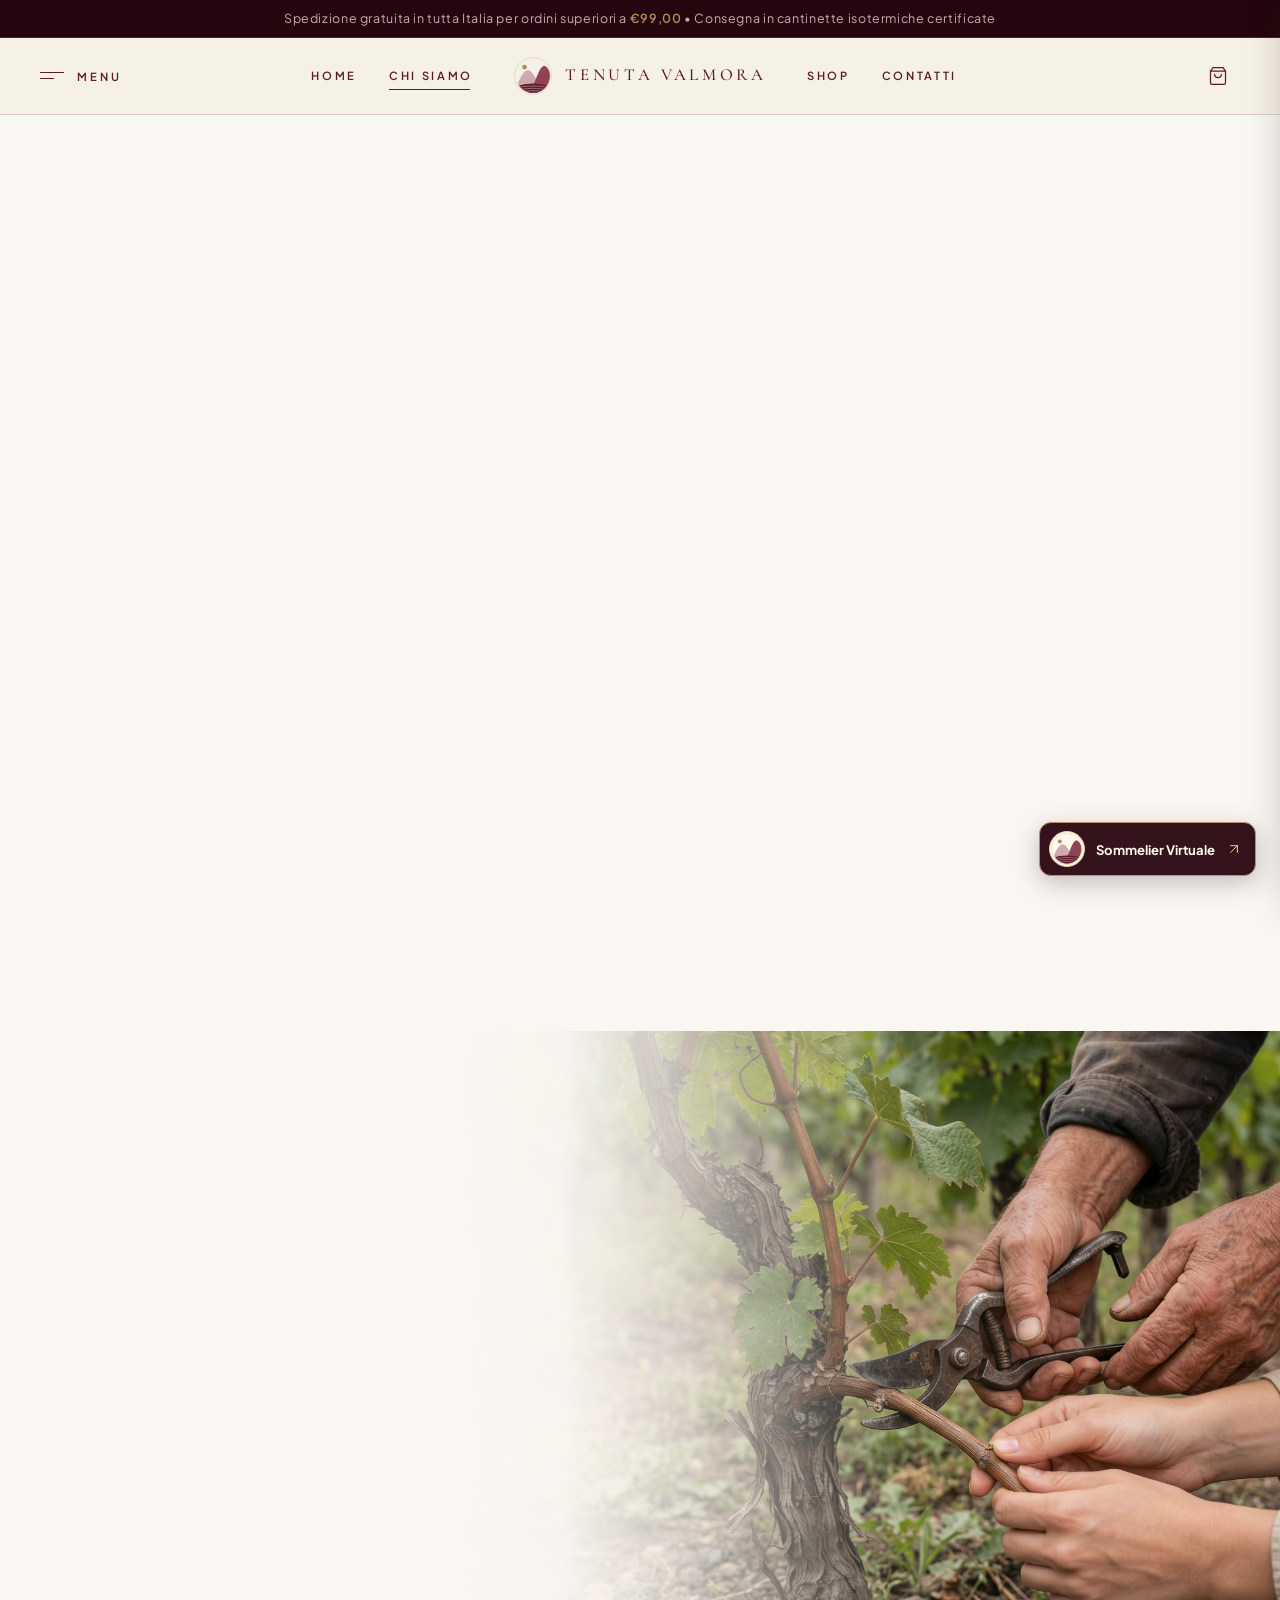
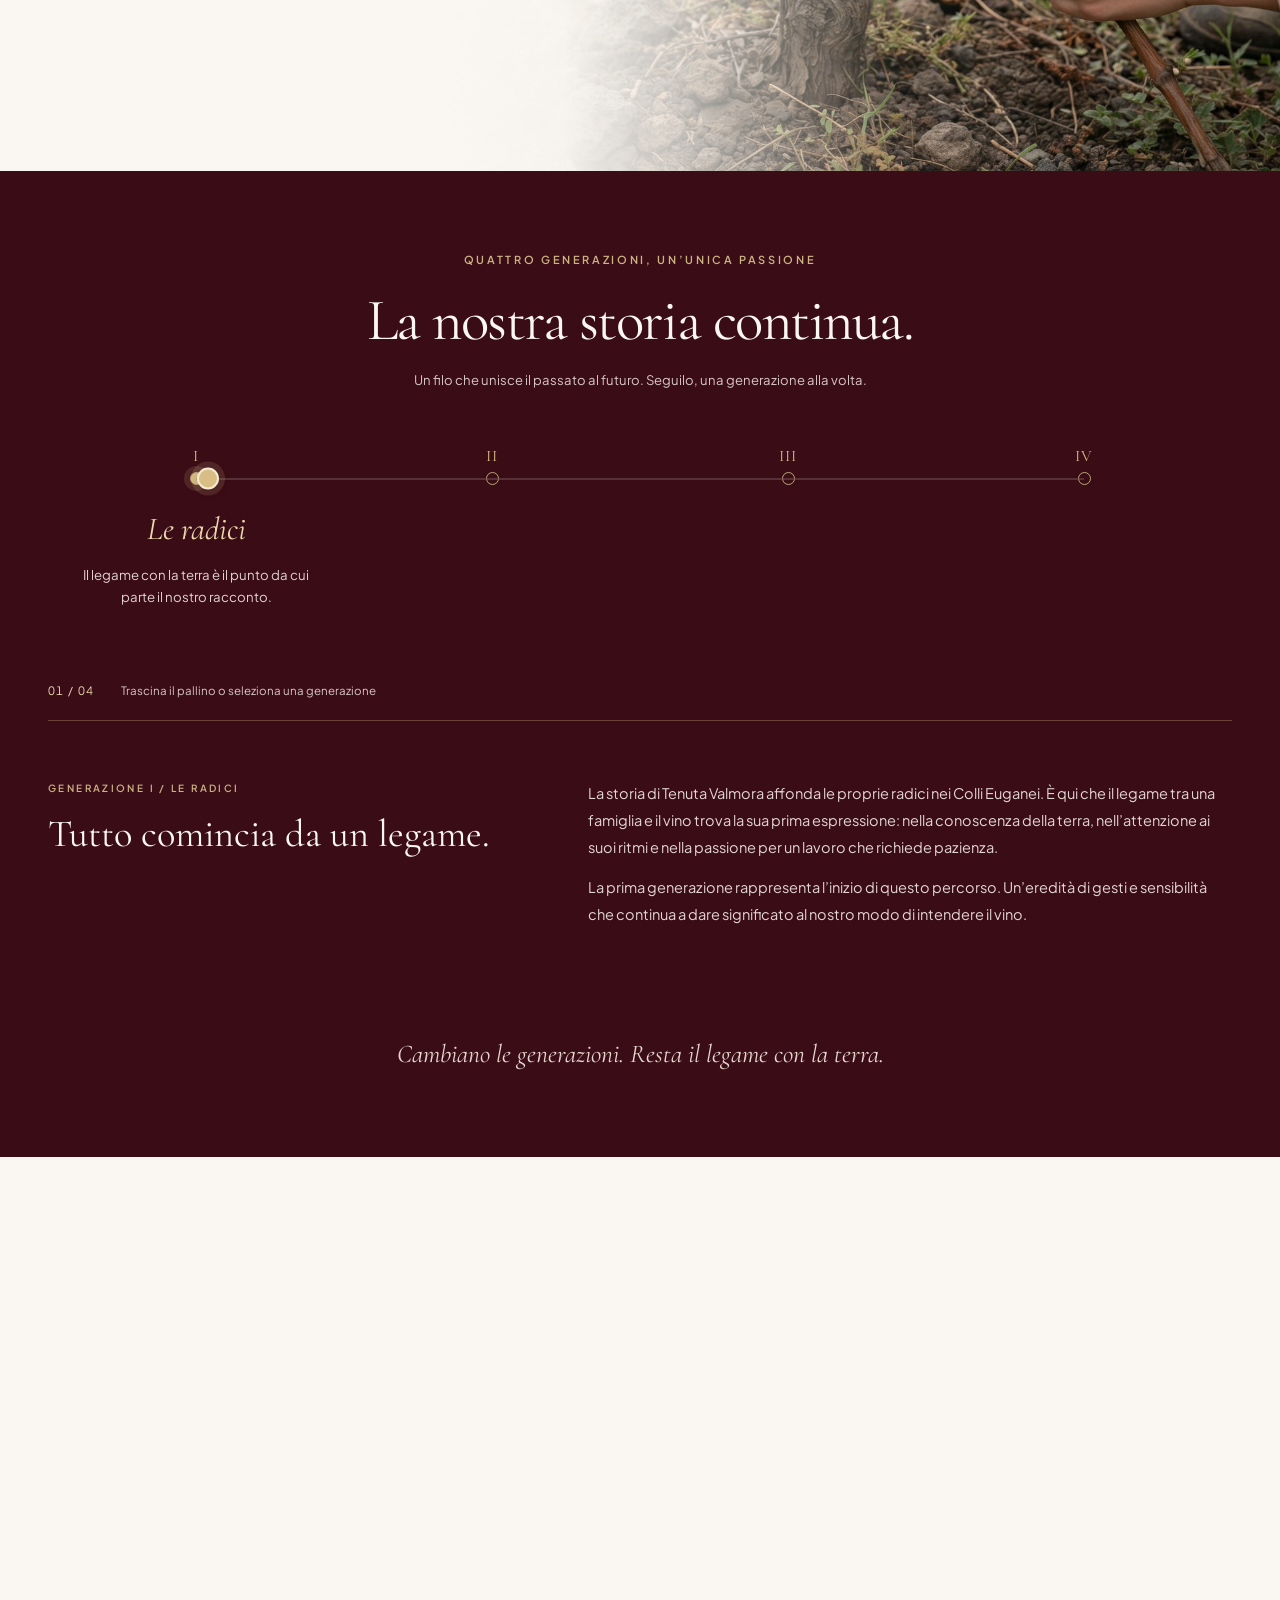
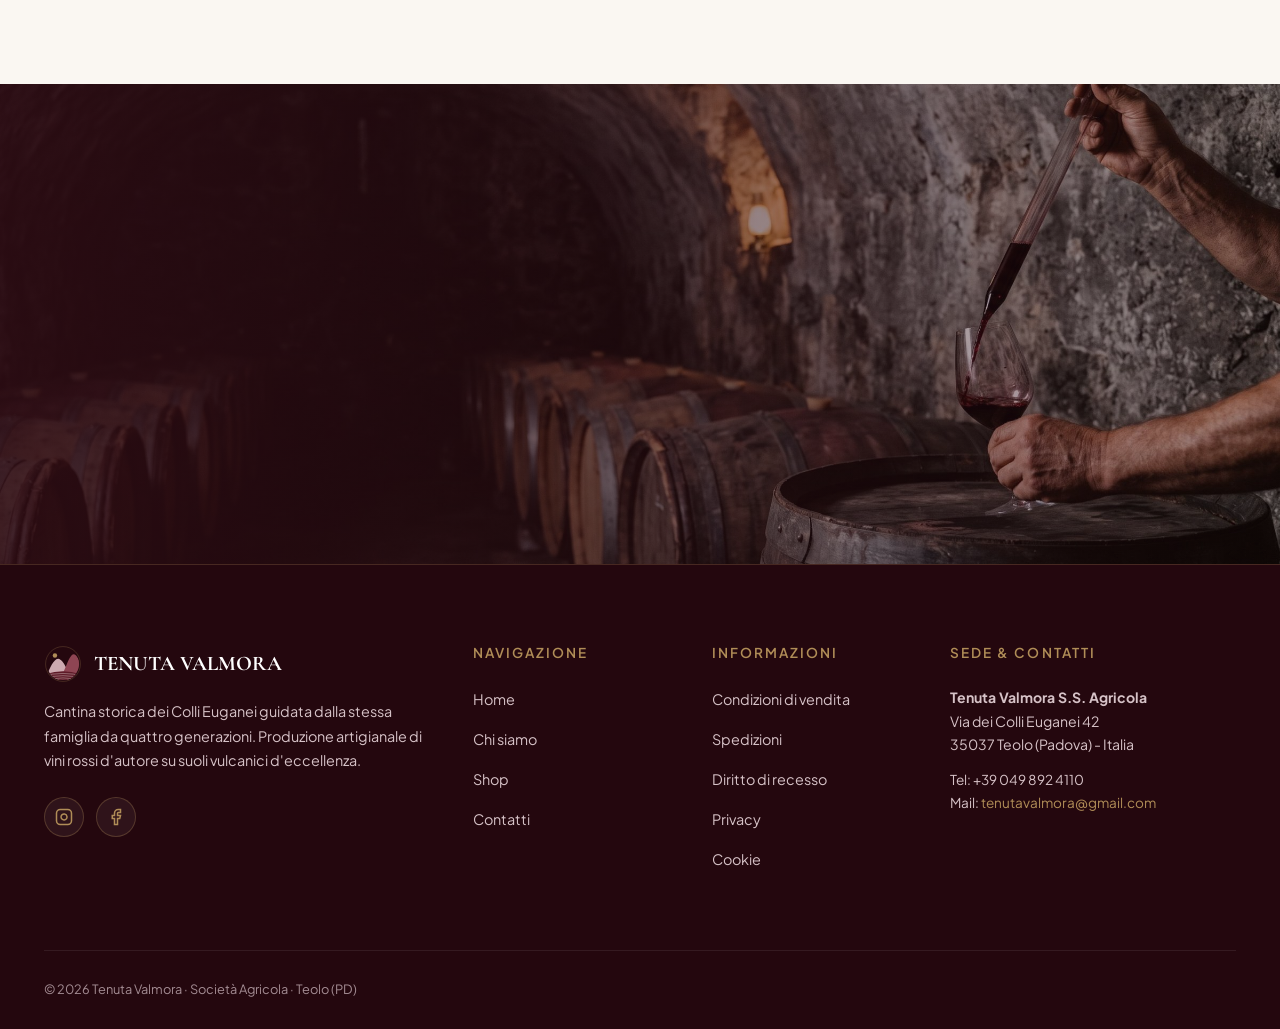
<file: chi-siamo.html>
<!DOCTYPE html>
<html lang="it">
<head>
  <script async src="https://www.googletagmanager.com/gtag/js?id=G-DERHMVGMK8"></script>
  <script>
    window.dataLayer = window.dataLayer || [];
    function gtag(){dataLayer.push(arguments);}
    gtag('js', new Date());
    gtag('config', 'G-DERHMVGMK8');
  </script>
  <meta charset="UTF-8">
  <meta name="viewport" content="width=device-width, initial-scale=1.0">
  <title>Chi Siamo | La Storia e i Valori di Tenuta Valmora</title>
  <meta name="description" content="Scopri la storia di Tenuta Valmora: quattro generazioni di vignaioli, una famiglia, la sua storia e i suoi valori nel cuore dei Colli Euganei.">
  <link rel="icon" type="image/svg+xml" href="assets/images/logo-valmora.svg">
  <link rel="stylesheet" href="assets/css/style.css">
  <link rel="stylesheet" href="assets/css/components.css?v=sommelier-3">
  <link rel="stylesheet" href="assets/css/layout.css">
  <style>
/* Editorial layout scoped to Chi siamo; shared navigation and commerce stay intact. */
.about-page { --about-header-height: var(--header-h); overflow-x: clip; }
.about-page main { display: block; }
.about-shell { width: min(100% - 6rem, 1320px); margin-inline: auto; }
.about-page h1, .about-page main h2, .about-page main h3 { font-weight: 400; }
.about-page h1 { font-size: clamp(3.8rem, 6.5vw, 7rem); line-height: .96; letter-spacing: -.035em; }
.about-page main h2 { font-size: clamp(2.9rem, 4.6vw, 4.9rem); line-height: 1.05; letter-spacing: -.025em; }
.about-page main p { font-size: .98rem; line-height: 1.85; }
.about-eyebrow { display: block; margin-bottom: 1.3rem; color: var(--color-gold-dark); font-size: .69rem; font-weight: 600; letter-spacing: .24em; text-transform: uppercase; }
.about-skip-link { position: fixed; top: 1rem; left: 1rem; padding: .75rem 1rem; background: var(--color-cream); z-index: 1100; transform: translateY(-200%); }
.about-skip-link:focus { transform: none; }
.about-page a:focus-visible, .about-page button:focus-visible { outline: 2px solid var(--color-gold); outline-offset: 6px; }
.sr-only { position: absolute; width: 1px; height: 1px; padding: 0; margin: -1px; overflow: hidden; clip-path: inset(50%); white-space: nowrap; border: 0; }
.about-intro { padding-top: clamp(3rem, 6vw, 6rem); }
.about-intro-heading { display: grid; grid-template-columns: 1.6fr 1fr; align-items: center; gap: 5rem; margin-bottom: 3.5rem; }
.about-intro-copy { border-left: 1px solid var(--color-gold); padding-left: 2.5rem; max-width: 370px; color: var(--color-wine-dark); }
.about-page .about-intro-copy { font-size: clamp(1rem, 1.5vw, 1.3rem); line-height: 1.6; }
.about-panorama { margin-inline: 1.5rem; }
.about-panorama-frame { height: clamp(320px, 39vw, 580px); overflow: hidden; }
.about-panorama-frame img { width: 100%; height: 112%; object-fit: cover; object-position: center 65%; transform: translateY(var(--panorama-y, -5%)); }
.about-panorama figcaption { display: flex; justify-content: space-between; gap: 1rem; padding-top: 1.1rem; color: var(--color-wine-dark); font-size: .63rem; letter-spacing: .19em; text-transform: uppercase; }
.about-panorama figcaption a { font-family: var(--font-serif); font-style: italic; font-size: 1.1rem; letter-spacing: 0; text-transform: none; }
.about-family { display: grid; grid-template-columns: .9fr 1.25fr; align-items: center; gap: clamp(3rem, 7vw, 8rem); padding-block: clamp(5rem, 9vw, 9rem); scroll-margin-top: 110px; }
.about-family-copy h2 { margin-bottom: 1.75rem; }
.about-family-copy p { color: var(--color-text-muted); max-width: 450px; margin-bottom: 1rem; }
.about-signature { display: inline-block; border-top: 1px solid var(--color-gold); margin-top: 1.5rem; padding-top: 1.25rem; color: var(--color-gold-dark); font-family: var(--font-serif); font-size: 1.35rem; font-style: italic; }
.about-family-photo img { width: 100%; height: clamp(400px, 43vw, 570px); object-fit: cover; }
.about-family-photo figcaption { padding-top: .7rem; font-size: .73rem; color: var(--color-text-muted); }
/* The timeline animates in view while the section scrolls normally. */
.about-history { --history-progress: 1; background: var(--color-wine-dark); color: var(--color-cream); }
.about-history-panel { padding-block: 5rem; }
.about-history-heading { text-align: center; }
.about-history .about-eyebrow { color: #CBB383; }
.about-page .about-history h2 { color: var(--color-cream); }
.about-page .about-history-instruction { margin-top: 1rem; color: #D8C6C7; font-size: .82rem; }
.about-timeline { position: relative; margin-block: clamp(2rem, 4vw, 4rem); }
.about-timeline-track { position: absolute; left: 12.5%; right: 12.5%; top: 35px; height: 1px; background: #79545A; }
.about-timeline-fill { display: block; width: 100%; height: 100%; background: #D8BD84; transform: scaleX(var(--history-progress)); transform-origin: left; }
.about-generations { display: grid; grid-template-columns: repeat(4, minmax(0, 1fr)); gap: 0; }
.about-generations li { text-align: center; position: relative; padding-inline: 1rem; }
.about-generation-number { display: block; height: 29px; color: #D8BD84; font-family: var(--font-serif); font-size: 1rem; letter-spacing: .08em; }
.about-generation-dot { display: block; position: relative; margin: 0 auto 1.3rem; width: 13px; height: 13px; border-radius: 50%; background: var(--color-wine-dark); border: 1px solid #BDA678; transition: background .25s ease, box-shadow .25s ease; }
.about-generations h3 { font-family: var(--font-serif); font-style: italic; color: var(--color-cream); font-size: clamp(1.6rem, 2.5vw, 2.3rem); margin-bottom: .7rem; }
.about-page .about-generations p { font-size: .83rem; line-height: 1.7; color: #E1D1D2; max-width: 235px; margin-inline: auto; }
.about-history.has-scroll-motion .about-generations li > :is(h3, p) {
  opacity: 0;
  visibility: hidden;
  transform: translateY(6px);
  transition: opacity .35s ease, transform .35s ease, visibility .35s;
}
.about-history.has-scroll-motion .about-generations li:is(.is-reached, .is-current) > :is(h3, p) {
  opacity: 1;
  visibility: visible;
  transform: translateY(0);
}
.about-history:not(.has-scroll-motion) .about-generation-dot,
.about-generations li.is-reached .about-generation-dot { background: #D8BD84; }
.about-generations li.is-current .about-generation-dot { box-shadow: 0 0 0 6px rgb(216 189 132 / 14%); }
.about-page .about-history-quote { color: #E6D7CD; font-family: var(--font-serif); font-style: italic; font-size: clamp(1.15rem, 2vw, 1.65rem); text-align: center; }
.about-philosophy { display: grid; grid-template-columns: 1fr 1.15fr; align-items: center; gap: 4rem; padding-block: clamp(5rem, 8vw, 8rem); }
.about-philosophy > div > p { color: var(--color-text-muted); max-width: 420px; margin-top: 1.5rem; }
.about-values li { display: grid; grid-template-columns: 30px 135px 1fr; gap: 1rem; align-items: center; padding: 1.8rem 0; border-bottom: 1px solid var(--color-border); }
.about-values li:first-child { border-top: 1px solid var(--color-border); }
.about-values li > span { color: var(--color-gold-dark); font-family: var(--font-serif); font-style: italic; font-size: 1.2rem; }
.about-values h3 { font-size: 1.85rem; font-style: italic; }
.about-page .about-values p { font-size: .84rem; line-height: 1.7; border-left: 1px solid var(--color-gold); padding-left: 1.5rem; }
.about-invitation { position: relative; isolation: isolate; min-height: 480px; display: flex; align-items: center; overflow: hidden; }
.about-invitation > img { position: absolute; inset: 0; width: 100%; height: 100%; object-fit: cover; z-index: -2; }
.about-invitation::before { content: ''; position: absolute; inset: 0; background: linear-gradient(90deg, rgb(46 12 20 / 88%), rgb(46 12 20 / 25%)); z-index: -1; }
.about-invitation-content { padding-block: 4rem; }
.about-invitation .about-eyebrow { color: #CDAAB0; }
.about-page .about-invitation h2 { color: var(--color-cream); }
.about-invitation-actions { display: flex; align-items: center; flex-wrap: wrap; gap: 2rem; margin-top: 2rem; }
.about-shop-link { display: inline-flex; align-items: center; justify-content: center; gap: .75rem; min-height: 3.25rem; padding: .75rem 2rem; border: 1px solid #F6F1E7; border-radius: 0; background: #F6F1E7; color: #5E1A28; font-family: var(--font-sans); font-size: .75rem; font-weight: 600; letter-spacing: .2em; line-height: 1.3; text-transform: uppercase; transition: background-color .3s ease, color .3s ease, border-color .3s ease; }
.about-shop-link:hover { background: transparent; color: #F6F1E7; }
.about-contact-link { display: inline-flex; align-items: center; gap: .75rem; padding: .35rem 0 .5rem; border-bottom: 1px solid currentColor; color: #F6F1E7; font-family: var(--font-sans); font-size: .7rem; font-weight: 600; letter-spacing: .24em; text-transform: uppercase; }
.about-contact-link::after { content: '\2192'; letter-spacing: 0; transition: transform .9s cubic-bezier(0.2, 0.6, 0.2, 1); }
.about-contact-link:hover::after { transform: translateX(6px); }
/* Only hide reveals after JS has installed an observer. No-JS stays readable. */
.about-page.has-reveals [data-about-reveal] { opacity: 0; transform: translate3d(0, 1.25rem, 0); transition: opacity 1s cubic-bezier(0.2, 0.6, 0.2, 1), transform 1s cubic-bezier(0.2, 0.6, 0.2, 1); }
.about-page.has-reveals [data-about-reveal].is-visible { opacity: 1; transform: none; }
/* Titoli riga per riga, stessi tempi dei titoli .home-lines della Home (righe create dallo script). */
.about-line { display: block; overflow: hidden; padding: .04em .08em .14em; margin: -.04em -.08em -.14em; }
.about-line__inner { display: block; }
.about-page.has-reveals .about-line__inner { transform: translate3d(0, 110%, 0); transition: transform 1.2s cubic-bezier(0.2, 0.6, 0.2, 1); transition-delay: calc(var(--about-i, 0) * .12s); }
.about-page.has-reveals .is-visible .about-line__inner { transform: none; }
@media (max-width: 1100px) {
  .about-shell { width: calc(100% - 4rem); }
  .about-intro-heading { gap: 2.5rem; }
  .about-philosophy { gap: 2.5rem; grid-template-columns: 1fr 1.2fr; }
  .about-values li { grid-template-columns: 25px 1fr; gap: .5rem 1rem; }
  .about-page .about-values p { grid-column: 2; border: 0; padding: 0; }
}
@media (max-width: 760px) {
  .about-shell { width: calc(100% - 3rem); }
  .about-intro-heading { grid-template-columns: 1fr; gap: 1.75rem; margin-bottom: 2.5rem; }
  .about-page h1 { font-size: clamp(3.3rem, 10.2vw, 5rem); }
  .about-intro-copy { max-width: 400px; padding-left: 1.2rem; }
  .about-panorama { margin-inline: .75rem; }
  .about-panorama-frame { height: 340px; }
  .about-panorama figcaption { width: calc(100% - 1.5rem); font-size: .52rem; letter-spacing: .09em; align-items: baseline; }
  .about-panorama figcaption a { font-size: .9rem; }
  .about-family { grid-template-columns: 1fr; gap: 2.5rem; padding-block: 4.5rem; }
  .about-family-photo img { height: auto; aspect-ratio: 4 / 3; }
  .about-page main h2 { font-size: clamp(2.8rem, 8vw, 3.7rem); }
  .about-history-panel { padding-block: 3.5rem; }
  .about-history .about-eyebrow { font-size: .58rem; letter-spacing: .15em; margin-bottom: .9rem; }
  .about-page .about-history h2 { font-size: 2.5rem; }
  .about-page .about-history-instruction { display: none; }
  .about-history-heading { text-align: left; }
  .about-timeline { margin-block: 1.75rem; }
  .about-timeline-track { left: 6px; top: 9px; bottom: 9px; width: 1px; height: auto; right: auto; }
  .about-timeline-fill { transform: scaleY(var(--history-progress)); transform-origin: top; }
  .about-generations { grid-template-columns: 1fr; gap: 1.3rem; }
  .about-generations li { padding-left: 2.5rem; padding-right: 0; text-align: left; }
  .about-generation-number { position: absolute; right: 0; top: -.15rem; font-size: .85rem; }
  .about-generation-dot { position: absolute; top: 4px; left: 0; margin: 0; }
  .about-generations h3 { font-size: 1.65rem; margin-bottom: .2rem; padding-right: 2rem; }
  .about-page .about-generations p { max-width: none; font-size: .77rem; line-height: 1.6; }
  .about-page .about-history-quote { font-size: 1.1rem; text-align: left; }
  .about-philosophy { grid-template-columns: 1fr; gap: 2.5rem; padding-block: 4.5rem; }
  .about-values li { grid-template-columns: 25px 115px 1fr; padding-block: 1.5rem; }
  .about-values h3 { font-size: 1.65rem; }
  .about-page .about-values p { grid-column: auto; font-size: .76rem; }
  .about-invitation { min-height: 420px; }
}
@media (max-width: 380px) {
  .about-values li { grid-template-columns: 25px 1fr; }
  .about-page .about-values p { grid-column: 2; }
  .about-panorama figcaption { flex-direction: column; gap: .3rem; }
}
@media (prefers-reduced-motion: reduce) {
  .about-page { scroll-behavior: auto; }
  html:has(.about-page) { scroll-behavior: auto; }
  .about-page *, .about-page *::before, .about-page *::after { transition-duration: 0s !important; animation: none !important; }
  .about-page.has-reveals [data-about-reveal] { opacity: 1; transform: none; }
  .about-panorama-frame img { transform: none; }
}

/* Family portrait dissolves into the page, keeping an opaque reading surface. */
.about-family { display: flex; position: relative; isolation: isolate; min-height: 740px; padding-block: 6rem; margin-top: 3rem; }
.about-family-backdrop { position: absolute; inset: 0 0 0 32%; z-index: -2; overflow: hidden; }
.about-family-backdrop img { width: 100%; height: 100%; object-fit: cover; object-position: 52% center; }
.about-family::after { content: ''; position: absolute; inset: 0; z-index: -1; background: linear-gradient(90deg, var(--color-cream) 0%, var(--color-cream) 34%, rgb(250 247 242 / 98%) 44%, rgb(250 247 242 / 74%) 53%, rgb(250 247 242 / 8%) 70%, transparent 85%); }
.about-family-copy { width: 46%; max-width: 535px; min-width: 0; }
.about-family-copy p { color: var(--color-text-muted); }
.about-family-copy h2 { font-size: clamp(3rem, 4.6vw, 4.9rem); }
.about-family-layout { position: relative; }
/* Keep pointer gestures independent of the browser's native range steps. */
.about-timeline-range { position: absolute; margin: 0; opacity: 0; pointer-events: none; }
.about-timeline-hit { display: none; }
.about-history.is-interactive .about-timeline-hit {
  display: block;
  position: absolute;
  z-index: 3;
  inset: -21.5px -11px;
  cursor: grab;
  touch-action: none;
}
.about-timeline-hit:active { cursor: grabbing; }
.about-history.is-interactive .about-timeline-track { z-index: 2; transform: translateY(-50%); }
.about-timeline-thumb { display: none; }
.about-history.is-interactive .about-timeline-thumb {
  display: block;
  position: absolute;
  z-index: 1;
  left: var(--history-cursor, 0%);
  top: 50%;
  width: 22px;
  height: 22px;
  translate: -50% -50%;
  border: 2px solid #F5EAD1;
  border-radius: 50%;
  background: #D8BD84;
  box-shadow: 0 0 0 6px rgb(216 189 132 / 15%), 0 2px 12px rgb(0 0 0 / 16%);
  pointer-events: none;
  transition: scale .18s ease-out, box-shadow .2s ease-out;
}
.about-history.has-scroll-motion.is-dragging .about-timeline-thumb {
  scale: 1.13;
  box-shadow: 0 0 0 7px rgb(216 189 132 / 21%), 0 3px 14px rgb(0 0 0 / 24%);
}
.about-generation-ripple {
  position: absolute;
  inset: -6px;
  border: 1px solid #EAD7AE;
  border-radius: 50%;
  opacity: 0;
  pointer-events: none;
}
.about-timeline:has(.about-timeline-range:focus-visible) .about-timeline-thumb { outline: 1px solid #E5CF9F; outline-offset: 5px; }
.about-generation-select { font: inherit; color: inherit; line-height: inherit; padding: .25rem .15rem; text-align: inherit; }
.about-generation-select:hover { color: #EAD7AE; }
.about-history.is-interactive .about-generations li.is-current h3 { color: #EAD7AE; }
.about-history.is-interactive .about-generation-dot { box-shadow: none; }
.about-history-controls { padding-bottom: 1.2rem; border-bottom: 1px solid rgb(216 189 132 / 30%); }
.about-history-controls[hidden] { display: none; }
.about-page .about-history-controls p { color: #D8C6C7; font-size: .72rem; line-height: 1.6; }
.about-selected-count { color: #EAD7AE; letter-spacing: .12em; margin-right: 1.5rem; font-variant-numeric: tabular-nums; }
.about-generation-details { margin-block: 2.7rem; }
.about-generation-detail { display: grid; grid-template-columns: .85fr 1.15fr; gap: 4rem; padding-block: 1rem; }
.about-detail-heading .about-eyebrow { font-size: .62rem; margin-bottom: 1rem; }
.about-page .about-detail-heading h3 { color: var(--color-cream); font-size: clamp(2rem, 3vw, 3.1rem); line-height: 1.12; }
.about-page .about-detail-copy p { color: #E3D5D2; font-size: .91rem; line-height: 1.85; margin-bottom: .8rem; }
.about-page .about-detail-copy p:last-child { margin-bottom: 0; }
.about-history.is-interactive .about-generation-details { display: grid; }
.about-history.is-interactive .about-generation-detail { grid-area: 1 / 1; opacity: 0; visibility: hidden; pointer-events: none; transform: translateY(12px); transition: opacity .35s ease, transform .45s cubic-bezier(.2,.7,.2,1), visibility .35s; }
.about-history.is-interactive .about-generation-detail.is-active { opacity: 1; visibility: visible; pointer-events: auto; transform: translateY(0); }
.about-history-quote { padding-top: 1rem; }
@media (max-width: 1100px) and (min-width: 761px) {
  .about-family { min-height: 700px; }
  .about-family-copy { width: 50%; }
  .about-family::after { background: linear-gradient(90deg, var(--color-cream) 0%, var(--color-cream) 35%, rgb(250 247 242 / 96%) 49%, rgb(250 247 242 / 55%) 63%, transparent 85%); }
}
@media (max-width: 760px) {
  .about-family { display: flex; flex-direction: column; min-height: 0; gap: 0; padding-block: 0; margin-top: 4rem; }
  .about-family-backdrop { position: relative; inset: auto; width: 100%; height: 350px; z-index: auto; order: 2; margin-top: 1.8rem; }
  .about-family-backdrop img { object-position: center 45%; }
  .about-family::after { display: none; }
  .about-family-copy { width: 100%; max-width: 550px; }
  .about-family-copy h2 { font-size: clamp(2.8rem, 8vw, 3.7rem); }
  .about-family-backdrop::after { content: ''; position: absolute; inset: 0; background: linear-gradient(var(--color-cream), transparent 25%); pointer-events: none; }
  .about-history-panel { padding-block: 3.5rem; }
  .about-history.is-interactive .about-timeline-track { transform: translateX(-50%); }
  .about-history.is-interactive .about-timeline-hit { inset: -11px -21.5px; }
  .about-history.is-interactive .about-timeline-thumb { left: 50%; top: var(--history-cursor, 0%); }
  .about-selected-count { display: block; margin: 0 0 .35rem; }
  .about-page .about-history-controls p { font-size: .67rem; }
  .about-generation-details { margin-block: 2rem; }
  .about-generation-detail { grid-template-columns: 1fr; gap: 1.4rem; padding-block: 0; }
  .about-page .about-detail-heading h3 { font-size: 2.1rem; }
  .about-page .about-detail-copy p { font-size: .86rem; }
}
  </style>
</head>
<body class="about-page" data-page="chi-siamo">
  <a class="about-skip-link" href="#contenuto">Vai al contenuto</a>

  <!-- Topbar, header e pannello Menu: generati da assets/js/layout.js -->
  <script src="assets/js/layout.js" data-part="header"></script>
  <noscript>
    <nav class="site-noscript-nav" aria-label="Navigazione principale">
      <a href="index.html">Home</a>
      <a href="chi-siamo.html">Chi siamo</a>
      <a href="shop.html">Shop</a>
      <a href="contatti.html">Contatti</a>
      <a href="informazioni.html">Informazioni</a>
    </nav>
  </noscript>

  <main id="contenuto">
    <section class="about-intro" aria-labelledby="about-title">
      <div class="about-shell about-intro-heading">
        <div data-about-reveal>
          <span class="about-eyebrow">La nostra storia</span>
          <h1 id="about-title">Il tempo passa.<br>Le <em>radici</em> restano.</h1>
        </div>
        <p class="about-intro-copy" data-about-reveal>Una famiglia, quattro generazioni e un legame profondo con i Colli Euganei.</p>
      </div>
      <figure class="about-panorama" data-about-reveal>
        <div class="about-panorama-frame">
          <img src="assets/images/chi-siamo/panorama.jpg" alt="Le colline coniche dei Colli Euganei con i filari e un muretto a secco in primo piano" width="2400" height="1000" fetchpriority="high">
        </div>
        <figcaption class="about-shell">
          <span>Tenuta Valmora — Colli Euganei</span>
        </figcaption>
      </figure>
    </section>

    <section id="la-famiglia" class="about-family" aria-labelledby="family-title">
      <div class="about-family-backdrop" aria-hidden="true">
        <img src="assets/images/chi-siamo/famiglia.jpg" alt="" width="1800" height="1200" loading="lazy">
      </div>
      <div class="about-shell about-family-layout">
        <div class="about-family-copy" data-about-reveal>
          <span class="about-eyebrow">La famiglia</span>
          <h2 id="family-title">Un sapere che<br>si tramanda.</h2>
          <p>Da quattro generazioni, la stessa famiglia guida Tenuta Valmora. Una storia fatta di esperienza, passione e gesti quotidiani, nel cuore dei Colli Euganei.</p>
          <p>Il nostro sguardo si rivolge al futuro, senza perdere il legame con le nostre radici. È da questo incontro che nascono i nostri rossi d’autore.</p>
          <span class="about-signature">Famiglia. Territorio. Passione.</span>
        </div>
      </div>
    </section>

    <section class="about-history" id="generazioni" aria-labelledby="history-title">
      <div class="about-history-panel">
        <div class="about-shell">
          <div class="about-history-heading">
            <span class="about-eyebrow">Quattro generazioni, un’unica passione</span>
            <h2 id="history-title">La nostra storia continua.</h2>
            <p class="about-history-instruction">Un filo che unisce il passato al futuro. Seguilo, una generazione alla volta.</p>
          </div>
          <div class="about-timeline">
            <div class="about-timeline-track" aria-hidden="true">
              <span class="about-timeline-fill"></span>
              <span class="about-timeline-thumb"></span>
              <span class="about-timeline-hit"></span>
            </div>
            <label for="generation-range" class="sr-only">Esplora le quattro generazioni</label>
            <input id="generation-range" class="about-timeline-range" type="range" min="0" max="3" step="1" value="0" aria-describedby="history-help" hidden>
            <ol class="about-generations">
              <li>
                <span class="about-generation-number" aria-hidden="true">I</span>
                <span class="about-generation-dot" aria-hidden="true"></span>
                <h3><button type="button" class="about-generation-select" data-generation="0" aria-controls="generation-details"><span class="sr-only">Prima generazione: </span>Le radici</button></h3>
                <p>Il legame con la terra è il punto da cui parte il nostro racconto.</p>
              </li>
              <li>
                <span class="about-generation-number" aria-hidden="true">II</span>
                <span class="about-generation-dot" aria-hidden="true"></span>
                <h3><button type="button" class="about-generation-select" data-generation="1" aria-controls="generation-details"><span class="sr-only">Seconda generazione: </span>La continuità</button></h3>
                <p>L’esperienza passa di mano in mano e diventa un patrimonio condiviso.</p>
              </li>
              <li>
                <span class="about-generation-number" aria-hidden="true">III</span>
                <span class="about-generation-dot" aria-hidden="true"></span>
                <h3><button type="button" class="about-generation-select" data-generation="2" aria-controls="generation-details"><span class="sr-only">Terza generazione: </span>L’evoluzione</button></h3>
                <p>La tradizione incontra nuove idee, con lo sguardo rivolto al domani.</p>
              </li>
              <li>
                <span class="about-generation-number" aria-hidden="true">IV</span>
                <span class="about-generation-dot" aria-hidden="true"></span>
                <h3><button type="button" class="about-generation-select" data-generation="3" aria-controls="generation-details"><span class="sr-only">Quarta generazione: </span>Il futuro</button></h3>
                <p>Oggi portiamo i nostri vini anche online, per condividere la nostra passione.</p>
              </li>
            </ol>
          </div>
          <div class="about-history-controls" hidden>
            <p id="history-help"><span class="about-selected-count" aria-hidden="true">01 / 04</span> Trascina il pallino o seleziona una generazione</p>
          </div>
          <div class="about-generation-details" id="generation-details">
            <article class="about-generation-detail" id="generation-story-0" aria-labelledby="generation-detail-title-0">
              <div class="about-detail-heading"><span class="about-eyebrow">Generazione I / Le radici</span><h3 id="generation-detail-title-0">Tutto comincia da un legame.</h3></div>
              <div class="about-detail-copy"><p>La storia di Tenuta Valmora affonda le proprie radici nei Colli Euganei. È qui che il legame tra una famiglia e il vino trova la sua prima espressione: nella conoscenza della terra, nell’attenzione ai suoi ritmi e nella passione per un lavoro che richiede pazienza.</p><p>La prima generazione rappresenta l’inizio di questo percorso. Un’eredità di gesti e sensibilità che continua a dare significato al nostro modo di intendere il vino.</p></div>
            </article>
            <article class="about-generation-detail" id="generation-story-1" aria-labelledby="generation-detail-title-1">
              <div class="about-detail-heading"><span class="about-eyebrow">Generazione II / La continuità</span><h3 id="generation-detail-title-1">Un’eredità da custodire, ogni giorno.</h3></div>
              <div class="about-detail-copy"><p>Tramandare un sapere significa farlo vivere. Il racconto della seconda generazione è quello della continuità: un’esperienza che passa da una persona all’altra, attraverso il lavoro condiviso e la cura quotidiana.</p><p>Conservare il legame con le proprie origini vuol dire riconoscerne il valore e portarlo avanti con responsabilità. In questo passaggio, la tradizione diventa una presenza viva, capace di accompagnare ogni nuova vendemmia.</p></div>
            </article>
            <article class="about-generation-detail" id="generation-story-2" aria-labelledby="generation-detail-title-2">
              <div class="about-detail-heading"><span class="about-eyebrow">Generazione III / L’evoluzione</span><h3 id="generation-detail-title-2">Nuovi sguardi, le stesse radici.</h3></div>
              <div class="about-detail-copy"><p>Una storia familiare cresce quando sa accogliere nuovi punti di vista. La terza generazione racconta questo incontro tra memoria e cambiamento: la volontà di guardare avanti mantenendo un’identità riconoscibile.</p><p>Al centro rimane l’espressione dei Colli Euganei e la ricerca di rossi d’autore. Il passato offre un orientamento, mentre il presente apre nuove possibilità per raccontare il territorio attraverso il vino.</p></div>
            </article>
            <article class="about-generation-detail" id="generation-story-3" aria-labelledby="generation-detail-title-3">
              <div class="about-detail-heading"><span class="about-eyebrow">Generazione IV / Il futuro</span><h3 id="generation-detail-title-3">La nostra storia incontra la tua.</h3></div>
              <div class="about-detail-copy"><p>Oggi Tenuta Valmora è guidata dalla quarta generazione della stessa famiglia. Il percorso continua con il desiderio di far conoscere i propri vini a un pubblico più ampio, portando il racconto della cantina anche online.</p><p>La vendita diretta sul web crea un nuovo punto d’incontro con chi sceglie i nostri rossi d’autore. Cambiano gli strumenti, ma il filo che tiene insieme la storia rimane lo stesso: famiglia, territorio e passione.</p></div>
            </article>
          </div>
          <p class="about-history-quote">Cambiano le generazioni. Resta il legame con la terra.</p>
        </div>
      </div>
    </section>

    <section class="about-shell about-philosophy" id="missione" aria-labelledby="mission-title">
      <div data-about-reveal>
        <span class="about-eyebrow">La nostra missione</span>
        <h2 id="mission-title">Custodire la terra.<br>Dare voce al vino.</h2>
        <p>La nostra missione è creare rossi d’autore che raccontino l’incontro tra la nostra famiglia e i Colli Euganei.</p>
      </div>
      <div class="about-values-block" id="valori">
        <span class="about-eyebrow" data-about-reveal>I nostri valori</span>
      <ol class="about-values">
        <li data-about-reveal><span aria-hidden="true">01</span><h3>Tradizione</h3><p>L’esperienza di chi ci ha preceduto.</p></li>
        <li data-about-reveal><span aria-hidden="true">02</span><h3>Territorio</h3><p>L’identità dei Colli Euganei in ogni scelta.</p></li>
        <li data-about-reveal><span aria-hidden="true">03</span><h3>Cura</h3><p>Attenzione, dalla vigna alla cantina.</p></li>
      </ol>
      </div>
    </section>

    <section class="about-invitation" aria-labelledby="invitation-title">
      <img src="assets/images/chi-siamo/cantina.jpg" alt="Vino rosso versato nel calice in una cantina scavata nella roccia" width="2400" height="1200" loading="lazy">
      <div class="about-shell about-invitation-content" data-about-reveal>
        <span class="about-eyebrow">Scopri Tenuta Valmora</span>
        <h2 id="invitation-title">La nostra storia,<br>nel tuo calice.</h2>
        <div class="about-invitation-actions">
          <a href="shop.html" class="about-shop-link">Esplora i nostri vini <span aria-hidden="true">→</span></a>
          <a href="contatti.html" class="about-contact-link">Contattaci</a>
        </div>
      </div>
    </section>
  </main>

  <!-- Footer: generato da assets/js/layout.js -->
  <script src="assets/js/layout.js" data-part="footer"></script>
  <noscript>
    <div class="site-noscript-footer">
      <p><strong>Tenuta Valmora</strong> &middot; Via dei Colli Euganei 42, 35037 Teolo (Padova)</p>
      <p><a href="mailto:tenutavalmora@gmail.com">tenutavalmora@gmail.com</a> &middot; <a href="informazioni.html">Informazioni</a></p>
    </div>
  </noscript>

  <!-- Carrello Laterale -->
  <div class="cart-backdrop" id="cart-backdrop"></div>
  <div class="cart-drawer" id="cart-drawer">
    <div class="cart-header">
      <div class="cart-header-title">
        <svg width="22" height="22" viewBox="0 0 24 24" fill="none" stroke="currentColor" stroke-width="2"><path d="M6 2L3 6v14a2 2 0 0 0 2 2h14a2 2 0 0 0 2-2V6l-3-4z"></path><line x1="3" y1="6" x2="21" y2="6"></line><path d="M16 10a4 4 0 0 1-8 0"></path></svg>
        <h3>Il Tuo Carrello</h3>
        <span class="cart-header-badge cart-count-val">0</span>
      </div>
      <button type="button" class="cart-close-btn" id="cart-close-btn" aria-label="Chiudi carrello">&times;</button>
    </div>

    <div class="cart-shipping-bar">
      <div class="shipping-bar-text" id="shipping-bar-text">
        <span>Aggiungi per la spedizione gratuita</span>
      </div>
      <div class="shipping-bar-progress">
        <div class="shipping-bar-fill" id="shipping-bar-fill" style="width:0%;"></div>
      </div>
    </div>

    <div class="cart-items-container" id="cart-items-container"></div>

    <div class="cart-empty" id="cart-empty-state">
      <div class="cart-empty-icon">🍷</div>
      <h4>Il tuo carrello è vuoto</h4>
      <p style="margin-bottom:1.5rem; font-size:0.9rem;">Non hai ancora aggiunto nessuna bottiglia della nostra cantina.</p>
      <a href="shop.html" class="btn btn-primary" onclick="closeCartDrawer()">Esplora lo Shop</a>
    </div>

    <div class="cart-footer" id="cart-footer" style="display:none;">
      <div class="cart-summary-row">
        <span>Subtotale bottiglie:</span>
        <span id="cart-subtotal-val">€0.00</span>
      </div>
      <div class="cart-summary-row">
        <span>Spedizione isotermica:</span>
        <span id="cart-shipping-val">€7.90</span>
      </div>
      <div class="cart-summary-row total">
        <span>Totale ordine:</span>
        <span id="cart-total-val">€0.00</span>
      </div>
      <button type="button" class="btn btn-gold cart-checkout-btn" id="cart-checkout-btn">
        <svg width="18" height="18" viewBox="0 0 24 24" fill="none" stroke="currentColor" stroke-width="2"><rect x="3" y="11" width="18" height="11" rx="2" ry="2"></rect><path d="M7 11V7a5 5 0 0 1 10 0v4"></path></svg>
        Procedi al Pagamento Sicuro
      </button>
    </div>
  </div>

  <!-- Modale Checkout Stripe -->
  <div class="checkout-modal-backdrop" id="checkout-modal-backdrop">
    <div class="checkout-modal">
      <div class="checkout-modal-header">
        <div class="checkout-header-info">
          <h3 style="font-family:var(--font-serif); font-size:1.4rem; color:#FFFFFF;">Checkout Tenuta Valmora</h3>
          <span class="stripe-badge-test">⚡ Stripe Test Mode</span>
          <span id="stripe-connected-badge" style="background:rgba(46,204,113,0.18); color:#2ECC71; font-size:0.68rem; padding:0.25rem 0.55rem; border-radius:9999px; border:1px solid #2ECC71;">🟢 Account Collegato (pk_test_51UXz...)</span>
        </div>
        <button type="button" class="checkout-close-btn" id="checkout-close-btn">&times;</button>
      </div>

      <div class="checkout-processing-overlay" id="checkout-processing-overlay">
        <div class="spinner"></div>
        <h4 style="font-size:1.3rem; margin-bottom:0.5rem; color:var(--color-wine-dark);" id="checkout-processing-status">Elaborazione pagamento Stripe in corso...</h4>
      </div>

      <div class="checkout-modal-body">
        <div class="stripe-test-card-banner" id="stripe-autofill-btn">
          <span>💡 <strong>Modalità Test Attiva:</strong> Clicca per compilare con dati di test Stripe</span>
          <span style="font-weight:700; text-decoration:underline;">Autocompila</span>
        </div>

        <form id="checkout-form">
          <h4 class="checkout-step-title">1. Indirizzo di Spedizione</h4>
          <div class="checkout-form-grid two-cols">
            <div class="form-group">
              <label class="form-label" for="checkout-first-name">Nome *</label>
              <input type="text" id="checkout-first-name" class="form-input" required placeholder="Mario">
            </div>
            <div class="form-group">
              <label class="form-label" for="checkout-last-name">Cognome *</label>
              <input type="text" id="checkout-last-name" class="form-input" required placeholder="Rossi">
            </div>
          </div>

          <div class="checkout-form-grid two-cols">
            <div class="form-group">
              <label class="form-label" for="checkout-email">Email *</label>
              <input type="email" id="checkout-email" class="form-input" required placeholder="mario.rossi@example.com">
            </div>
            <div class="form-group">
              <label class="form-label" for="checkout-phone">Telefono *</label>
              <input type="tel" id="checkout-phone" class="form-input" required placeholder="+39 340 1234567">
            </div>
          </div>

          <div class="form-group" style="margin-bottom:1rem;">
            <label class="form-label" for="checkout-address">Indirizzo *</label>
            <input type="text" id="checkout-address" class="form-input" required placeholder="Via Monte Ceva 15">
          </div>

          <div class="checkout-form-grid" style="grid-template-columns: 2fr 1fr 1fr;">
            <div class="form-group">
              <label class="form-label" for="checkout-city">Città *</label>
              <input type="text" id="checkout-city" class="form-input" required placeholder="Abano Terme">
            </div>
            <div class="form-group">
              <label class="form-label" for="checkout-zip">CAP *</label>
              <input type="text" id="checkout-zip" class="form-input" required placeholder="35031">
            </div>
            <div class="form-group">
              <label class="form-label" for="checkout-province">Provincia *</label>
              <input type="text" id="checkout-province" class="form-input" required placeholder="PD" maxlength="2">
            </div>
          </div>

          <h4 class="checkout-step-title" style="margin-top:1.5rem;">2. Pagamento Protetto (Stripe Test)</h4>
          <div class="stripe-box">
            <div class="stripe-box-header">
              <span class="stripe-logo-text">stripe</span>
              <span style="font-size:0.75rem; color:#6B7280;">Test Environment</span>
            </div>
            <div class="form-group" style="margin-bottom:1rem;">
              <label class="form-label" for="checkout-card-name">Intestatario Carta *</label>
              <input type="text" id="checkout-card-name" class="form-input" required placeholder="MARIO ROSSI">
            </div>
            <div class="form-group" style="margin-bottom:1rem;">
              <label class="form-label" for="checkout-card-number">Numero Carta *</label>
              <input type="text" id="checkout-card-number" class="form-input" required placeholder="4242 4242 4242 4242" maxlength="19">
            </div>
            <div class="checkout-form-grid two-cols">
              <div class="form-group">
                <label class="form-label" for="checkout-card-exp">Scadenza *</label>
                <input type="text" id="checkout-card-exp" class="form-input" required placeholder="12/28" maxlength="5">
              </div>
              <div class="form-group">
                <label class="form-label" for="checkout-card-cvc">CVC *</label>
                <input type="text" id="checkout-card-cvc" class="form-input" required placeholder="123" maxlength="4">
              </div>
            </div>
          </div>

          <div class="checkout-order-summary-box">
            <div class="checkout-summary-row total">
              <span>Totale da Pagare:</span>
              <span id="checkout-total-val">€0.00</span>
            </div>
          </div>

          <button type="submit" class="btn btn-gold" style="width:100%; padding:1rem;" id="checkout-submit-btn">
            <span id="checkout-pay-btn-text">Paga Ora in Modalità Test</span> &rarr;
          </button>
        </form>
      </div>
    </div>
  </div>

  <!-- Chatbot Widget -->
  <div class="chatbot-wrapper"></div>

  <!-- Script JS -->
  <script>
/* Four generations: automatic introduction, then drag, touch or keyboard exploration. */
(() => {
  const history = document.querySelector('.about-history');
  if (!history) return;
  const timeline = history.querySelector('.about-timeline');
  const steps = [...history.querySelectorAll('.about-generations li')];
  const panorama = document.querySelector('.about-panorama-frame');
  const motion = matchMedia('(prefers-reduced-motion: reduce)');
  const range = history.querySelector('.about-timeline-range');
  const track = history.querySelector('.about-timeline-track');
  const hit = track.querySelector('.about-timeline-hit');
  const dots = steps.map(step => step.querySelector('.about-generation-dot'));
  const thumb = track.querySelector('.about-timeline-thumb');
  const ripples = dots.map(dot => {
    const ripple = document.createElement('span');
    ripple.className = 'about-generation-ripple';
    dot.append(ripple);
    return ripple;
  });
  const panels = [...history.querySelectorAll('.about-generation-detail')];
  const selectors = [...history.querySelectorAll('.about-generation-select')];
  const controls = history.querySelector('.about-history-controls');
  const counter = history.querySelector('.about-selected-count');
  const labels = ['Le radici', 'La continuità', 'L’evoluzione', 'Il futuro'];
  const duration = 9000;
  let progress = 0;
  const lastChapter = steps.length - 1;
  const checkpointTolerance = 1e-7;
  let selected = 0;
  let renderedChapter = -1;
  let targetChapter = null;
  let hasInteracted = false;
  let settleFrame = 0;
  let vertical = false;
  let markerOffsets = [];
  let dragPointer = null;
  let dragOffset = 0;
  let thumbArrival;
  let lastReached = -1;
  history.classList.add('is-interactive');
  range.hidden = false;
  range.setAttribute('aria-controls', 'generation-details');
  controls.hidden = false;
  let elapsed = 0;
  let frame = 0;
  let previousTime = null;
  let inView = false;
  let panoramaFrame = 0;

  function animateArrival(chapter, settled = false) {
    if (motion.matches || !thumb.animate) return;
    // Keep the wave attached to the marker if the visitor keeps dragging.
    const ripple = ripples[chapter];
    if (!ripple.getAnimations().length) {
      ripple.animate([
        { scale: 1, opacity: .8 },
        { scale: 1.85, opacity: 0 }
      ], { duration: 500, easing: 'cubic-bezier(.2,.65,.3,1)' });
    }
    if (settled) {
      thumbArrival?.cancel();
      thumbArrival = thumb.animate([
        { scale: 1.12 },
        { scale: .96, offset: .6 },
        { scale: 1 }
      ], { duration: 260, easing: 'ease-out' });
    }
  }

  function paint(value) {
    const previous = progress * lastChapter;
    progress = Math.min(1, Math.max(0, value));
    const position = progress * lastChapter;
    const segment = Math.min(lastChapter - 1, Math.floor(position));
    if (markerOffsets.length) {
      // Each chapter occupies one segment even when mobile rows wrap differently.
      const start = markerOffsets[segment];
      const end = markerOffsets[segment + 1];
      const percent = (start + (end - start) * (position - segment)) * 100;
      history.style.setProperty('--history-progress', (percent / 100).toFixed(6));
      history.style.setProperty('--history-cursor', `${percent.toFixed(4)}%`);
    }
    const reached = Math.floor(position + checkpointTolerance);
    const nextBackward = Math.ceil(position - checkpointTolerance);
    // Keep the current story until the cursor crosses a marker in its direction of travel.
    if (reached > previous + checkpointTolerance) selected = reached;
    if (nextBackward < previous - checkpointTolerance) selected = nextBackward;
    if (reached !== lastReached) {
      lastReached = reached;
      steps.forEach((step, index) => step.classList.toggle('is-reached', index <= reached));
    }
    if (selected !== renderedChapter) {
      const current = selected;
      if (renderedChapter !== -1 && targetChapter === null) {
        animateArrival(current, Math.abs(position - current) <= checkpointTolerance && dragPointer === null);
      }
      renderedChapter = current;
      range.value = String(current);
      steps.forEach((step, index) => {
        step.classList.toggle('is-current', index === current);
        if (index === current) step.setAttribute('aria-current', 'step');
        else step.removeAttribute('aria-current');
      });
      counter.textContent = `0${current + 1} / 04`;
      range.setAttribute('aria-valuetext', `Generazione ${current + 1} di 4: ${labels[current]}`);
      panels.forEach((panel, index) => {
        const active = index === current;
        panel.classList.toggle('is-active', active);
        panel.setAttribute('aria-hidden', String(!active));
        panel.inert = !active;
      });
      selectors.forEach((button, index) => button.setAttribute('aria-pressed', String(index === current)));
    }
  }

  function stop() {
    cancelAnimationFrame(frame);
    frame = 0;
    previousTime = null;
  }

  function animate(time) {
    frame = 0;
    if (!inView || document.hidden || motion.matches || hasInteracted) return;
    if (previousTime !== null) elapsed = Math.min(duration, elapsed + time - previousTime);
    previousTime = time;
    paint(elapsed / duration);
    if (elapsed < duration) frame = requestAnimationFrame(animate);
    else previousTime = null;
  }

  function resume() {
    if (inView && !document.hidden && !motion.matches && !hasInteracted && elapsed < duration && !frame) {
      previousTime = null;
      frame = requestAnimationFrame(animate);
    }
  }

  function updatePanorama() {
    panoramaFrame = 0;
    if (!panorama || motion.matches) return;
    const rect = panorama.getBoundingClientRect();
    if (rect.bottom > 0 && rect.top < innerHeight) {
      const offset = Math.min(1, Math.max(0, (innerHeight - rect.top) / (innerHeight + rect.height)));
      panorama.style.setProperty('--panorama-y', `${-8 + offset * 6}%`);
    }
  }

  function measureTrack() {
    vertical = matchMedia('(max-width: 760px)').matches;
    const bounds = timeline.getBoundingClientRect();
    const centers = dots.map(dot => {
      const rect = dot.getBoundingClientRect();
      return { x: rect.left + rect.width / 2, y: rect.top + rect.height / 2 };
    });
    const first = centers[0];
    const last = centers.at(-1);
    const axis = vertical ? 'y' : 'x';
    const length = last[axis] - first[axis];
    if (length <= 0) return;
    markerOffsets = centers.map(center => (center[axis] - first[axis]) / length);

    const x = first.x - bounds.left;
    const y = first.y - bounds.top;
    track.style.left = `${x}px`;
    track.style.top = `${y}px`;
    track.style.right = 'auto';
    track.style.bottom = 'auto';
    track.style.width = vertical ? '1px' : `${length}px`;
    track.style.height = vertical ? `${length}px` : '1px';
    range.style.left = `${x - (vertical ? 22 : 11)}px`;
    range.style.top = `${y - (vertical ? 11 : 22)}px`;
    range.style.width = vertical ? '44px' : `${length + 22}px`;
    range.style.height = vertical ? `${length + 22}px` : '44px';
    range.setAttribute('aria-orientation', vertical ? 'vertical' : 'horizontal');
    paint(progress);
  }

  function syncMotion() {
    history.classList.toggle('has-scroll-motion', !motion.matches);
    if (motion.matches) {
      stop();
      if (targetChapter !== null) elapsed = targetChapter / lastChapter * duration;
      cancelSettle();
      thumbArrival?.cancel();
      ripples.forEach(ripple => ripple.getAnimations().forEach(animation => animation.cancel()));
      if (!hasInteracted) elapsed = duration;
      paint(elapsed / duration);
      panorama?.style.removeProperty('--panorama-y');
    } else resume();
    updatePanorama();
  }

  function cancelSettle() {
    cancelAnimationFrame(settleFrame);
    settleFrame = 0;
    targetChapter = null;
  }

  function takeControl() {
    hasInteracted = true;
    stop();
    cancelSettle();
    thumbArrival?.cancel();
  }

  function choose(index) {
    takeControl();
    const chapter = Math.min(lastChapter, Math.max(0, index));
    const target = chapter / lastChapter;
    const start = progress;
    if (motion.matches || start === target) {
      elapsed = target * duration;
      paint(target);
      animateArrival(chapter, true);
      return;
    }
    targetChapter = chapter;
    const began = performance.now();
    function settle(now) {
      const fraction = Math.min(1, (now - began) / 320);
      if (fraction < 1) {
        const eased = 1 - Math.pow(1 - fraction, 3);
        const value = start + (target - start) * eased;
        elapsed = value * duration;
        paint(value);
        settleFrame = requestAnimationFrame(settle);
      } else {
        elapsed = target * duration;
        paint(target);
        animateArrival(chapter, true);
        cancelSettle();
      }
    }
    settleFrame = requestAnimationFrame(settle);
  }

  function trackPosition(event) {
    const rect = track.getBoundingClientRect();
    if (vertical) return (event.clientY - rect.top) / rect.height;
    return (event.clientX - rect.left) / rect.width;
  }

  function scrub(event) {
    const fraction = Math.min(1, Math.max(0, trackPosition(event) - dragOffset));
    const next = markerOffsets.findIndex(offset => offset >= fraction && offset > 0);
    const start = markerOffsets[next - 1];
    const end = markerOffsets[next];
    const value = (next - 1 + (fraction - start) / (end - start)) / lastChapter;
    elapsed = value * duration;
    paint(value);
  }

  hit.addEventListener('pointerdown', event => {
    if (event.button !== 0 || dragPointer !== null || !markerOffsets.length) return;
    event.preventDefault();
    range.focus({ preventScroll: true });
    takeControl();
    dragPointer = event.pointerId;
    hit.setPointerCapture(dragPointer);
    history.classList.add('is-dragging');
    const cursor = parseFloat(history.style.getPropertyValue('--history-cursor')) / 100;
    const pressOffset = trackPosition(event) - cursor;
    const size = vertical ? track.clientHeight : track.clientWidth;
    dragOffset = Math.abs(pressOffset * size) <= 11 ? pressOffset : 0;
    scrub(event);
  });
  hit.addEventListener('pointermove', event => {
    if (event.pointerId === dragPointer) scrub(event);
  });
  hit.addEventListener('lostpointercapture', event => {
    if (event.pointerId !== dragPointer) return;
    dragPointer = null;
    history.classList.remove('is-dragging');
    choose(Math.round(progress * lastChapter));
  });
  range.addEventListener('focus', takeControl);
  range.addEventListener('input', () => {
    const requested = Number(range.value);
    range.value = String(selected);
    choose(requested);
  });
  range.addEventListener('keydown', event => {
    const backward = ['ArrowLeft', 'ArrowUp', 'PageUp'];
    const forward = ['ArrowRight', 'ArrowDown', 'PageDown'];
    if (![...backward, ...forward, 'Home', 'End'].includes(event.key)) return;
    event.preventDefault();
    const from = targetChapter ?? selected;
    const target = event.key === 'Home' ? 0 : event.key === 'End' ? lastChapter : from + (backward.includes(event.key) ? -1 : 1);
    choose(target);
  });
  selectors.forEach((button, index) => {
    button.addEventListener('focus', takeControl);
    button.addEventListener('click', () => choose(index));
  });

  if ('IntersectionObserver' in window) {
    const timelineObserver = new IntersectionObserver(entries => {
      inView = entries[0].isIntersecting;
      if (inView) resume();
      else stop();
    }, { threshold: 0, rootMargin: '0px 0px -15% 0px' });
    timelineObserver.observe(timeline);

    if (!motion.matches) {
      // Titoli h1/h2 riga per riga: stessa logica di splitLines() in assets/js/home.js
      // (titoli .home-lines della Home). Esclusi i titoli della linea del tempo.
      const lineTitles = [...document.querySelectorAll('.about-page main h1, .about-page main h2')]
        .filter(title => !title.closest('.about-history'));
      const escapeHtml = text => text.replace(/&/g, '&amp;').replace(/</g, '&lt;').replace(/>/g, '&gt;');
      const splitLines = title => {
        if (title.aboutSource === undefined) title.aboutSource = title.innerHTML;
        title.innerHTML = title.aboutSource;
        const words = [];
        let spaceBefore = false;
        [...title.childNodes].forEach(node => {
          if (node.nodeType === 1 && node.tagName === 'BR') { spaceBefore = true; return; }
          if (node.nodeType !== 1 && node.nodeType !== 3) return;
          const italic = node.nodeType === 1 && node.tagName === 'EM';
          const holder = document.createDocumentFragment();
          node.textContent.split(/(\s+)/).forEach(part => {
            if (!part) return;
            if (/^\s+$/.test(part)) { spaceBefore = true; holder.appendChild(document.createTextNode(' ')); return; }
            const span = document.createElement('span');
            span.textContent = part;
            holder.appendChild(span);
            words.push({ el: span, text: part, italic, space: spaceBefore });
            spaceBefore = false;
          });
          if (italic) { node.textContent = ''; node.appendChild(holder); }
          else title.replaceChild(holder, node);
        });
        const lines = [];
        let lastTop = null;
        words.forEach(word => {
          const top = word.el.offsetTop;
          if (lastTop === null || Math.abs(top - lastTop) > 4) { lines.push([]); lastTop = top; }
          lines[lines.length - 1].push(word);
        });
        title.innerHTML = lines.map((line, index) => {
          let html = '';
          let open = false;
          line.forEach((word, i) => {
            if (open && !word.italic) { html += '</em>'; open = false; }
            if (i > 0 && word.space) html += ' ';
            if (!open && word.italic) { html += '<em>'; open = true; }
            html += escapeHtml(word.text);
          });
          if (open) html += '</em>';
          return `<span class="about-line"><span class="about-line__inner" style="--about-i:${index}">${html}</span></span>`;
        }).join(' ');
      };
      const splitAllTitles = () => lineTitles.forEach(splitLines);
      splitAllTitles();
      let lastWidth = innerWidth;
      let splitTimer;
      addEventListener('resize', () => {
        if (innerWidth === lastWidth) return;
        lastWidth = innerWidth;
        clearTimeout(splitTimer);
        splitTimer = setTimeout(splitAllTitles, 150);
      });
      if (document.fonts) document.fonts.ready.then(splitAllTitles);

      // Come REPLAY = true in home.js: entra quando una parte è nello schermo,
      // si azzera solo quando è uscito del tutto, poi rientra scorrendo in su o in giù.
      const revealObserver = new IntersectionObserver(entries => {
        entries.forEach(entry => {
          if (entry.isIntersecting) entry.target.classList.add('is-visible');
        });
      }, { threshold: .12, rootMargin: '0px 0px -8% 0px' });
      const resetObserver = new IntersectionObserver(entries => {
        entries.forEach(entry => {
          if (!entry.isIntersecting) entry.target.classList.remove('is-visible');
        });
      }, { threshold: 0 });
      document.querySelectorAll('[data-about-reveal]').forEach(el => {
        revealObserver.observe(el);
        resetObserver.observe(el);
      });
      document.body.classList.add('has-reveals');
    }
  } else {
    elapsed = duration;
    paint(1);
  }

  addEventListener('scroll', () => {
    if (!panoramaFrame && !motion.matches) panoramaFrame = requestAnimationFrame(updatePanorama);
  }, { passive: true });
  addEventListener('resize', measureTrack);
  addEventListener('pageshow', measureTrack);
  if ('ResizeObserver' in window) {
    const resizeObserver = new ResizeObserver(measureTrack);
    steps.forEach(step => resizeObserver.observe(step));
  }
  document.addEventListener('visibilitychange', () => {
    if (document.hidden) stop();
    else resume();
  });
  motion.addEventListener('change', syncMotion);
  if (document.fonts) document.fonts.ready.then(measureTrack);
  measureTrack();
  syncMotion();
})();
  </script>
  <script src="assets/js/products.js"></script>
  <script src="assets/js/cart.js"></script>
  <script src="assets/js/checkout.js?v=3"></script>
  <script src="assets/js/chatbot.js?v=sommelier-3"></script>
  <script src="assets/js/main.js"></script>
  <script src="assets/js/analytics-events.js"></script>
</body>
</html>
</file>
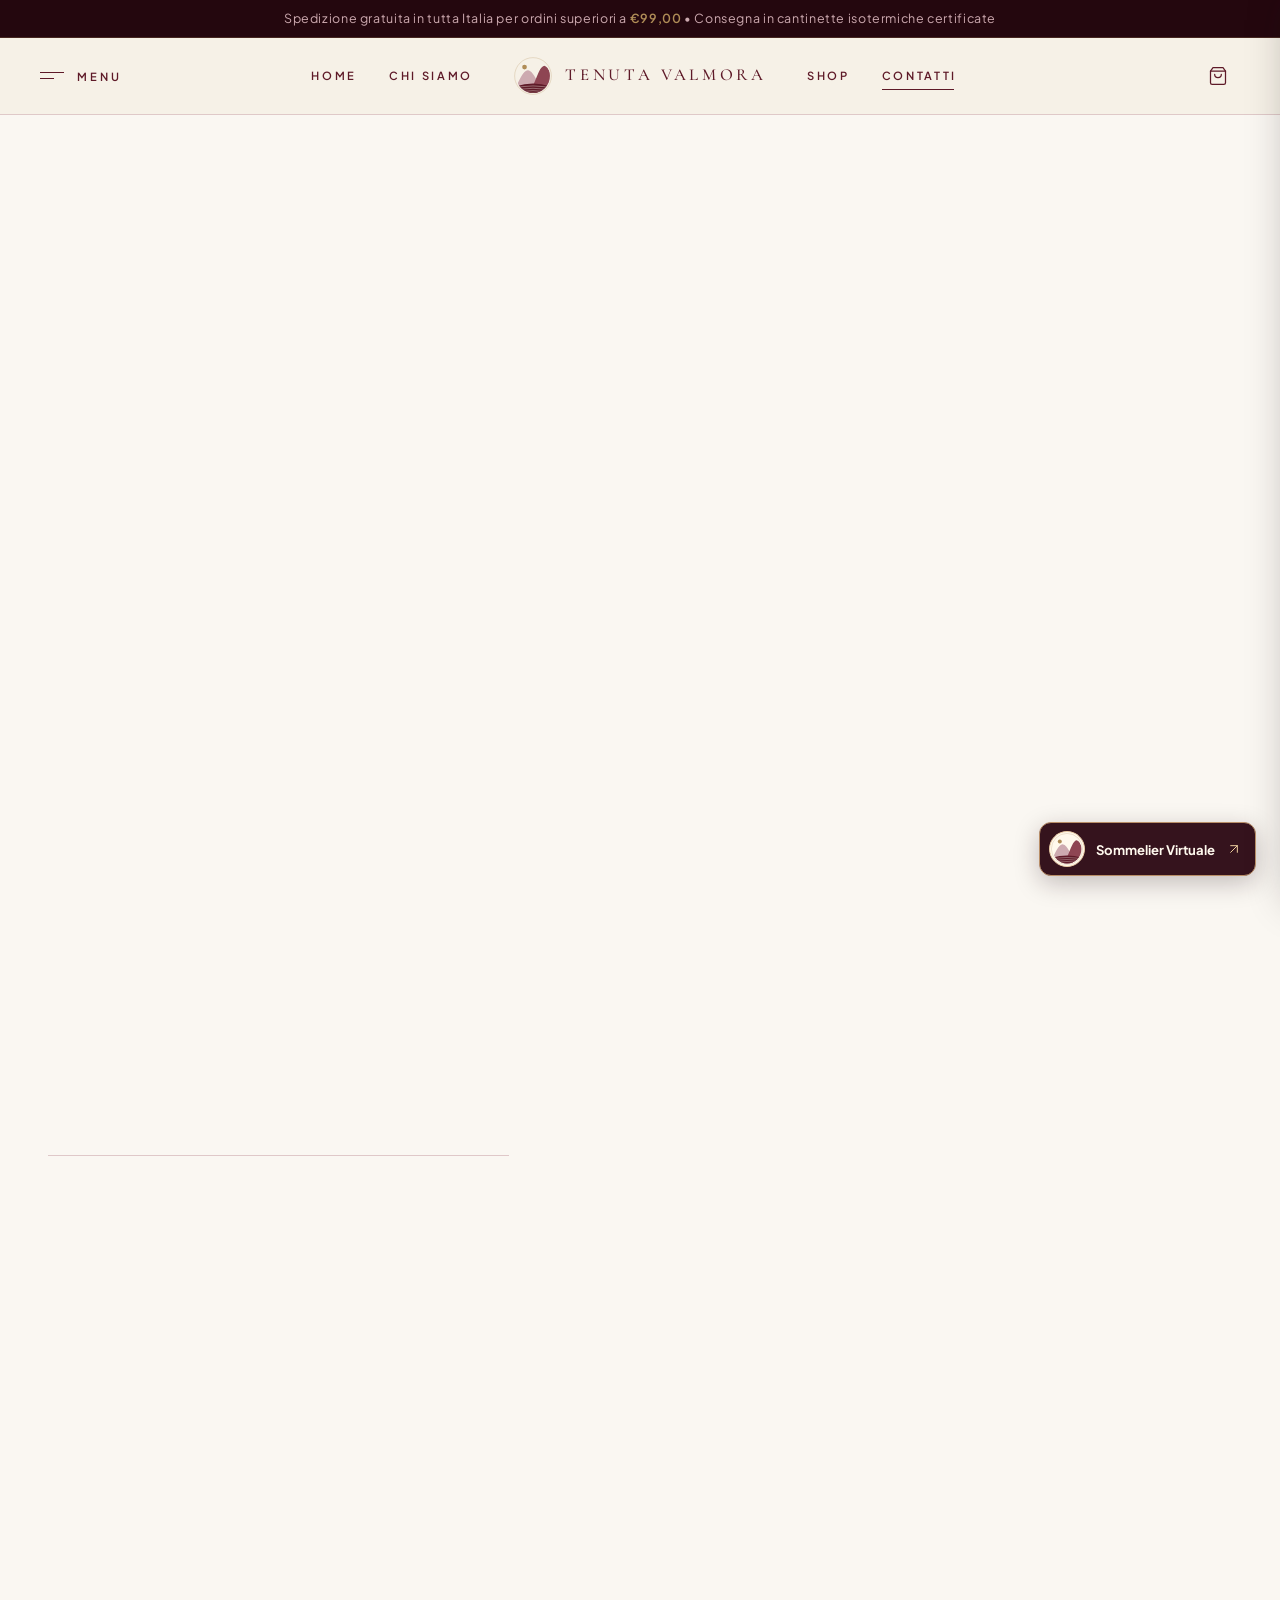
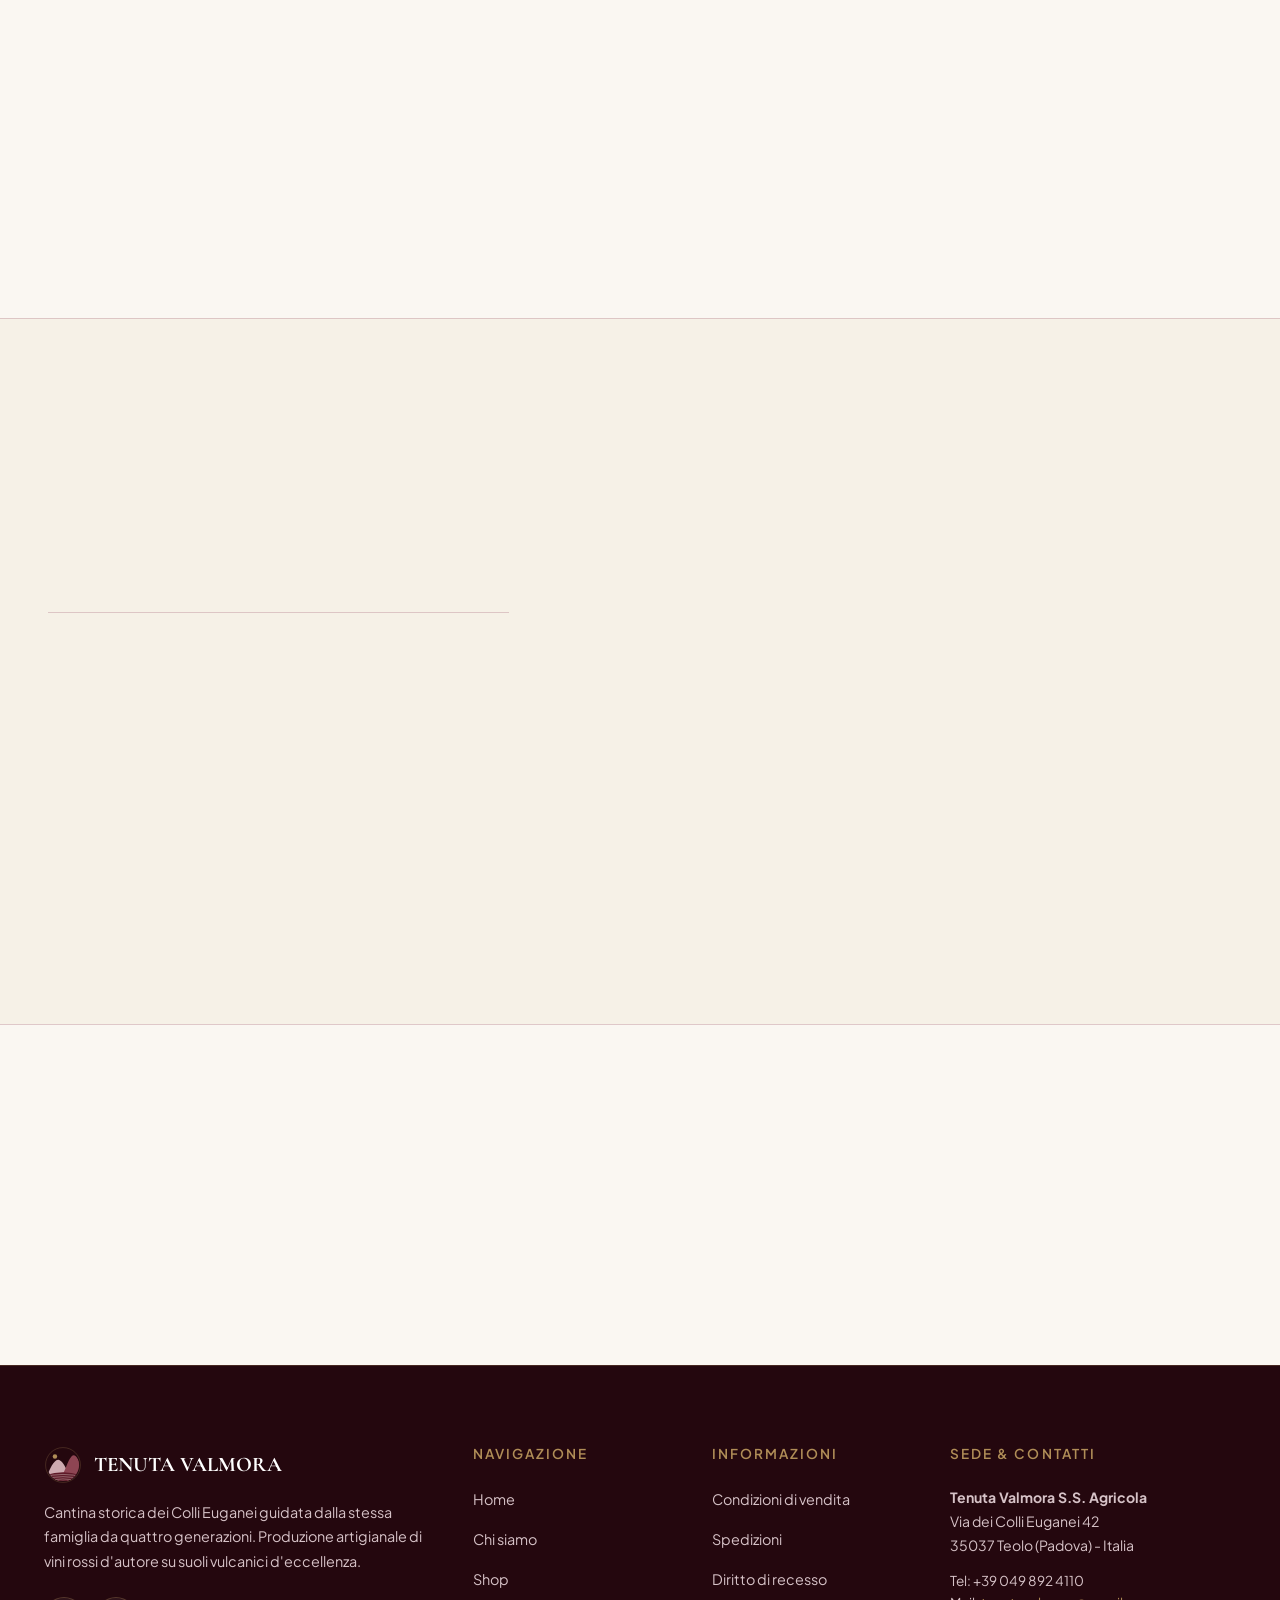
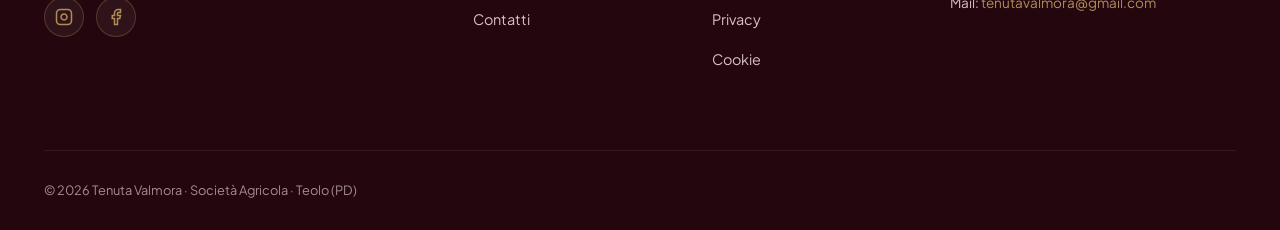
<file: contatti.html>
<!DOCTYPE html>
<html lang="it">
<head>
  <script async src="https://www.googletagmanager.com/gtag/js?id=G-DERHMVGMK8"></script>
  <script>
    window.dataLayer = window.dataLayer || [];
    function gtag(){dataLayer.push(arguments);}
    gtag('js', new Date());
    gtag('config', 'G-DERHMVGMK8');
  </script>
  <meta charset="UTF-8">
  <meta name="viewport" content="width=device-width, initial-scale=1.0">
  <title>Contatti & Visite in Cantina | Tenuta Valmora Colli Euganei</title>
  <meta name="description" content="Contatta Tenuta Valmora per informazioni, ordini o per prenotare una degustazione nella nostra bottaia storica a Teolo nei Colli Euganei.">
  <link rel="icon" type="image/svg+xml" href="assets/images/logo-valmora.svg">
  <link rel="stylesheet" href="assets/css/style.css">
  <link rel="stylesheet" href="assets/css/components.css?v=sommelier-3">
  <link rel="stylesheet" href="assets/css/layout.css">
  <style>
    /* Contatti: stessa impostazione di Chi siamo, Home e Shop */
    .contact-shell {
      width: min(100% - 6rem, 1320px);
      margin-inline: auto;
    }
    .contact-eyebrow {
      display: flex;
      align-items: center;
      gap: 0.9rem;
      margin: 0 0 1.3rem;
      font-family: var(--font-sans);
      font-size: 0.7rem;
      font-weight: 600;
      letter-spacing: 0.28em;
      text-transform: uppercase;
      color: #8E4553;
    }
    .contact-eyebrow::before {
      content: '';
      flex: 0 0 2rem;
      height: 1px;
      background-color: #B08D57;
    }
    .contact-page-title,
    .contact-title {
      margin: 0;
      font-family: var(--font-serif);
      font-weight: 400;
      color: #5E1A28;
    }
    .contact-page-title {
      font-size: clamp(3.8rem, 6.5vw, 7rem);
      line-height: 0.96;
      letter-spacing: -0.035em;
    }
    .contact-title {
      font-size: clamp(2.6rem, 4.2vw, 4.2rem);
      line-height: 1.05;
      letter-spacing: -0.025em;
    }
    .contact-page-title em,
    .contact-title em {
      font-style: italic;
    }
    .contact-lead {
      margin: 0.9rem 0 0;
      font-family: var(--font-serif);
      font-size: clamp(1.15rem, 1.5vw, 1.35rem);
      font-style: italic;
      line-height: 1.4;
      color: #8E4553;
    }

    /* Link testuale sottolineato con freccia, come nella Home */
    .contact-link {
      display: inline-flex;
      align-items: center;
      gap: 0.75rem;
      padding: 0.35rem 0 0.5rem;
      border: 0;
      border-bottom: 1px solid currentColor;
      background: none;
      font-family: var(--font-sans);
      font-size: 0.7rem;
      font-weight: 600;
      letter-spacing: 0.24em;
      text-transform: uppercase;
      color: #5E1A28;
      cursor: pointer;
      transition: color 0.4s ease;
    }
    .contact-link::after {
      content: '\2192';
      letter-spacing: 0;
      transition: transform 0.9s cubic-bezier(0.2, 0.6, 0.2, 1);
    }
    .contact-link:hover {
      color: #8E4553;
    }
    .contact-link:hover::after {
      transform: translateX(6px);
    }
    .contact-links {
      display: flex;
      flex-wrap: wrap;
      gap: 1rem 2rem;
    }

    /* Apertura: come Chi siamo */
    .contact-intro {
      padding-top: clamp(3rem, 6vw, 6rem);
    }
    .contact-intro-heading {
      display: grid;
      grid-template-columns: 1.6fr 1fr;
      align-items: center;
      gap: 5rem;
      margin-bottom: 3.5rem;
    }
    .contact-intro-copy {
      max-width: 370px;
      margin: 0;
      padding-left: 2.5rem;
      border-left: 1px solid #B08D57;
      font-size: clamp(1rem, 1.5vw, 1.3rem);
      line-height: 1.6;
      color: #5E1A28;
    }
    .contact-panorama {
      margin: 0 1.5rem;
    }
    .contact-panorama-frame {
      height: clamp(320px, 39vw, 580px);
      overflow: hidden;
      background-color: #F0E7D6;
    }
    .contact-panorama-frame img {
      width: 100%;
      height: 112%;
      object-fit: cover;
      object-position: center 65%;
      transform: translateY(var(--panorama-y, -5%));
    }
    .contact-panorama figcaption {
      padding-top: 1.1rem;
      font-size: 0.63rem;
      letter-spacing: 0.19em;
      text-transform: uppercase;
      color: #5E1A28;
    }

    /* Recapiti e modulo */
    .contact-main {
      display: grid;
      grid-template-columns: 5fr 7fr;
      align-items: start;
      gap: clamp(3rem, 6vw, 6rem);
      padding-block: clamp(5rem, 9vw, 9rem);
    }
    .contact-details-list {
      margin: 2.5rem 0 0;
      padding: 0;
      list-style: none;
      border-top: 1px solid rgba(205, 170, 176, 0.6);
    }
    .contact-detail {
      display: grid;
      grid-template-columns: 7.5rem 1fr;
      gap: 0.5rem 1.5rem;
      padding: 1.35rem 0;
      border-bottom: 1px solid rgba(205, 170, 176, 0.6);
    }
    .contact-detail-label {
      padding-top: 0.2rem;
      font-family: var(--font-sans);
      font-size: 0.64rem;
      font-weight: 600;
      letter-spacing: 0.2em;
      text-transform: uppercase;
      color: #8E4553;
    }
    .contact-detail-value {
      margin: 0;
      font-size: 0.98rem;
      line-height: 1.7;
      color: #2A1A1D;
    }
    .contact-detail-value a {
      color: #5E1A28;
      text-decoration: underline;
      text-decoration-thickness: 1px;
      text-underline-offset: 3px;
    }
    .contact-detail-note {
      display: block;
      font-size: 0.85rem;
      color: #5B4A4E;
    }
    .contact-social {
      margin-top: 2.5rem;
    }
    .contact-social .contact-eyebrow {
      margin-bottom: 0.75rem;
    }

    /* Modulo su fondo crema scuro, come il riquadro delle card dello Shop */
    .contact-form-block {
      padding: clamp(2rem, 4vw, 3.5rem);
      background-color: #F0E7D6;
    }
    .contact-form-block .contact-lead {
      margin-bottom: 2.25rem;
    }
    .contact-form-block .form-group {
      margin-bottom: 1.5rem;
    }
    .contact-form-block .form-label {
      display: block;
      margin-bottom: 0.55rem;
      font-family: var(--font-sans);
      font-size: 0.64rem;
      font-weight: 600;
      letter-spacing: 0.2em;
      text-transform: uppercase;
      color: #5E1A28;
    }
    .contact-form-block .form-input,
    .contact-form-block .form-textarea {
      width: 100%;
      padding: 0.85rem 1rem;
      border: 1px solid rgba(94, 26, 40, 0.28);
      border-radius: 0;
      background-color: #FAF7F2;
      box-shadow: none;
      font-family: var(--font-sans);
      font-size: 0.98rem;
      color: #2A1A1D;
      transition: border-color 0.4s ease;
    }
    .contact-form-block .form-textarea {
      resize: vertical;
      min-height: 9rem;
    }
    .contact-form-block .form-input::placeholder,
    .contact-form-block .form-textarea::placeholder {
      color: #8A7A7E;
      opacity: 1;
    }
    .contact-form-block .form-input:focus,
    .contact-form-block .form-textarea:focus {
      border-color: #5E1A28;
      outline: none;
      box-shadow: none;
    }
    .contact-form-block .form-input:focus-visible,
    .contact-form-block .form-textarea:focus-visible {
      outline: 1px solid #5E1A28;
      outline-offset: 0;
    }
    .error-feedback {
      display: none;
      margin-top: 0.5rem;
      font-size: 0.8rem;
      font-weight: 500;
      line-height: 1.5;
      color: #5E1A28;
    }
    .error-feedback::before {
      content: '';
      display: inline-block;
      width: 0.9rem;
      height: 1px;
      margin-right: 0.55rem;
      vertical-align: middle;
      background-color: currentColor;
    }
    .contact-form-note {
      margin: 0 0 1.75rem;
      font-size: 0.8rem;
      line-height: 1.6;
      color: #5B4A4E;
    }
    .contact-form-note a {
      color: #5E1A28;
      text-decoration: underline;
      text-underline-offset: 3px;
    }
    .contact-submit {
      display: inline-flex;
      align-items: center;
      justify-content: center;
      gap: 0.75rem;
      min-height: 3.25rem;
      padding: 0.75rem 2rem;
      border: 1px solid #5E1A28;
      border-radius: 0;
      background-color: #5E1A28;
      font-family: var(--font-sans);
      font-size: 0.75rem;
      font-weight: 600;
      letter-spacing: 0.2em;
      line-height: 1.3;
      text-transform: uppercase;
      color: #F6F1E7;
      cursor: pointer;
      transition: background-color 0.3s ease, border-color 0.3s ease;
    }
    .contact-submit:hover {
      background-color: #2E0C14;
      border-color: #2E0C14;
    }
    .contact-submit:disabled {
      cursor: wait;
      opacity: 0.8;
    }
    [data-page="contatti"] a:focus-visible,
    [data-page="contatti"] button:focus-visible {
      outline: 2px solid #5E1A28;
      outline-offset: 3px;
    }

    /* Conferma dopo l'invio (display gestito da contact.js) */
    .success-confirmation-card {
      display: none;
      padding: 0.5rem 0 0;
      animation: contact-fade 0.9s cubic-bezier(0.2, 0.6, 0.2, 1) both;
    }
    .success-confirmation-mark {
      display: block;
      width: 2.75rem;
      height: 2.75rem;
      margin-bottom: 1.5rem;
    }
    .success-confirmation-card .contact-title {
      margin-bottom: 1rem;
      font-size: clamp(2.2rem, 3.4vw, 3.2rem);
    }
    .success-confirmation-card strong {
      font-weight: inherit;
    }
    .success-confirmation-card p {
      margin: 0 0 2rem;
      font-size: 1rem;
      line-height: 1.7;
      color: #2A1A1D;
    }
    @keyframes contact-fade {
      from { opacity: 0; transform: translate3d(0, 0.75rem, 0); }
      to { opacity: 1; transform: none; }
    }

    /* Come raggiungerci */
    .contact-directions {
      background-color: #F6F1E7;
      border-top: 1px solid rgba(205, 170, 176, 0.6);
    }
    .contact-directions-grid {
      display: grid;
      grid-template-columns: 5fr 7fr;
      align-items: center;
      gap: clamp(3rem, 6vw, 6rem);
      padding-block: clamp(5rem, 8vw, 8rem);
    }
    .contact-steps {
      margin: 2.25rem 0 2.25rem;
      padding: 0;
      list-style: none;
      border-top: 1px solid rgba(205, 170, 176, 0.6);
    }
    .contact-steps .contact-detail {
      grid-template-columns: 7.5rem 1fr;
    }

    /* Mappa illustrata */
    .contact-map {
      margin: 0;
    }
    .contact-map svg {
      display: block;
      width: 100%;
      height: auto;
      overflow: visible;
    }
    .contact-map .map-line {
      fill: none;
      stroke-linecap: round;
      stroke-linejoin: round;
    }
    .contact-map .map-hill {
      fill: #F6F1E7;
      stroke-width: 1.2;
    }
    /* Estremità piatte: con il disegno a tratteggio quelle tonde lasciano dei puntini */
    .contact-map .map-draw {
      stroke-linecap: butt;
    }
    .contact-map .map-label {
      font-family: var(--font-sans);
      font-size: 12px;
      font-weight: 600;
      letter-spacing: 0.18em;
      text-transform: uppercase;
      fill: #5E1A28;
      paint-order: stroke;
      stroke: #F6F1E7;
      stroke-width: 5px;
      stroke-linejoin: round;
    }
    .contact-map .map-label--soft {
      font-weight: 500;
      fill: #8E4553;
    }
    .contact-map .map-time {
      font-family: var(--font-serif);
      font-size: 17px;
      font-style: italic;
      fill: #8E4553;
      paint-order: stroke;
      stroke: #F6F1E7;
      stroke-width: 5px;
    }

    /* Invito finale: crema con linea rosa in alto */
    .contact-invitation {
      border-top: 1px solid rgba(205, 170, 176, 0.6);
    }
    .contact-invitation-inner {
      padding-block: clamp(4.5rem, 7vw, 7rem);
      text-align: center;
    }
    .contact-invitation .contact-eyebrow {
      justify-content: center;
    }
    .contact-invitation .contact-title {
      margin-bottom: 2rem;
    }

    /* Comparse e righe dei titoli: stessi valori di Chi siamo (solo con lo script attivo) */
    [data-page="contatti"].has-reveals [data-contact-reveal] {
      opacity: 0;
      transform: translate3d(0, 1.25rem, 0);
      transition: opacity 1s cubic-bezier(0.2, 0.6, 0.2, 1), transform 1s cubic-bezier(0.2, 0.6, 0.2, 1);
      transition-delay: calc(var(--contact-step, 0) * 0.08s);
    }
    [data-page="contatti"].has-reveals [data-contact-reveal].is-visible {
      opacity: 1;
      transform: none;
    }
    .contact-line {
      display: block;
      overflow: hidden;
      padding: 0.04em 0.08em 0.14em;
      margin: -0.04em -0.08em -0.14em;
    }
    .contact-line__inner {
      display: block;
    }
    [data-page="contatti"].has-reveals .contact-line__inner {
      transform: translate3d(0, 110%, 0);
      transition: transform 1.2s cubic-bezier(0.2, 0.6, 0.2, 1);
      transition-delay: calc(var(--contact-i, 0) * 0.12s);
    }
    [data-page="contatti"].has-reveals .is-visible .contact-line__inner {
      transform: none;
    }
    /* Mappa: le linee si disegnano, poi compaiono cerchio, tratteggio e scritte */
    [data-page="contatti"].has-reveals .contact-map .map-draw {
      stroke-dasharray: 1;
      stroke-dashoffset: 1;
      transition: stroke-dashoffset 1.4s cubic-bezier(0.2, 0.6, 0.2, 1);
      transition-delay: calc(var(--contact-d, 0) * 0.12s);
    }
    [data-page="contatti"].has-reveals .contact-map.is-visible .map-draw {
      stroke-dashoffset: 0;
    }
    [data-page="contatti"].has-reveals .contact-map .map-after {
      opacity: 0;
      transition: opacity 0.9s cubic-bezier(0.2, 0.6, 0.2, 1) 1.2s;
    }
    [data-page="contatti"].has-reveals .contact-map.is-visible .map-after {
      opacity: 1;
    }

    /* Comparsa in sequenza delle voci degli elenchi */
    .contact-details-list .contact-detail:nth-child(2),
    .contact-steps .contact-detail:nth-child(2) { --contact-step: 1; }
    .contact-details-list .contact-detail:nth-child(3),
    .contact-steps .contact-detail:nth-child(3) { --contact-step: 2; }
    .contact-details-list .contact-detail:nth-child(4) { --contact-step: 3; }
    /* Ordine di disegno delle linee della mappa */
    .contact-map .map-d1 { --contact-d: 1; }
    .contact-map .map-d2 { --contact-d: 2; }
    .contact-map .map-d3 { --contact-d: 3; }
    .contact-map .map-d4 { --contact-d: 4; }
    .contact-map .map-d5 { --contact-d: 5; }
    .contact-map .map-d6 { --contact-d: 6; }
    .contact-map .map-d7 { --contact-d: 7; }
    @media (max-width: 1100px) {
      .contact-shell { width: calc(100% - 4rem); }
      .contact-intro-heading { gap: 2.5rem; }
    }
    @media (max-width: 900px) {
      .contact-main,
      .contact-directions-grid {
        grid-template-columns: 1fr;
      }
    }
    @media (max-width: 760px) {
      .contact-shell { width: calc(100% - 3rem); }
      .contact-intro-heading { grid-template-columns: 1fr; gap: 1.75rem; margin-bottom: 2.5rem; }
      .contact-page-title { font-size: clamp(3.3rem, 10.2vw, 5rem); }
      .contact-intro-copy { max-width: 400px; padding-left: 1.2rem; }
      .contact-panorama { margin-inline: 0.75rem; }
      .contact-panorama-frame { height: 340px; }
      .contact-panorama figcaption { padding-inline: 0.75rem; font-size: 0.52rem; letter-spacing: 0.09em; }
      .contact-title { font-size: clamp(2.5rem, 8vw, 3.4rem); }
      .contact-submit { width: 100%; }
    }
    @media (max-width: 600px) {
      .contact-detail,
      .contact-steps .contact-detail {
        grid-template-columns: 1fr;
      }
      /* Su schermi stretti le scritte della mappa crescono (l'SVG si rimpicciolisce) */
      .contact-map .map-label { font-size: 19px; stroke-width: 7px; }
      .contact-map .map-time { font-size: 25px; stroke-width: 7px; }
    }
    @media (prefers-reduced-motion: reduce) {
      [data-page="contatti"].has-reveals [data-contact-reveal],
      [data-page="contatti"].has-reveals .contact-line__inner {
        opacity: 1;
        transform: none;
        transition: none;
      }
      [data-page="contatti"].has-reveals .contact-map .map-draw { stroke-dashoffset: 0; transition: none; }
      [data-page="contatti"].has-reveals .contact-map .map-after { opacity: 1; transition: none; }
      .success-confirmation-card { animation: none; }
      .contact-panorama-frame img { transform: none; }
      .contact-link::after { transition: none; }
    }
  </style>
</head>
<body data-page="contatti">

  <!-- Topbar, header e pannello Menu: generati da assets/js/layout.js -->
  <script src="assets/js/layout.js" data-part="header"></script>
  <noscript>
    <nav class="site-noscript-nav" aria-label="Navigazione principale">
      <a href="index.html">Home</a>
      <a href="chi-siamo.html">Chi siamo</a>
      <a href="shop.html">Shop</a>
      <a href="contatti.html">Contatti</a>
      <a href="informazioni.html">Informazioni</a>
    </nav>
  </noscript>

  <!-- Intestazione Pagina Contatti -->
  <section class="contact-intro" aria-labelledby="contact-page-title">
    <div class="contact-shell contact-intro-heading">
      <div data-contact-reveal>
        <p class="contact-eyebrow">Contatti</p>
        <h1 class="contact-page-title" id="contact-page-title">Vieni a <em>trovarci</em>.</h1>
      </div>
      <p class="contact-intro-copy" data-contact-reveal>Una passeggiata tra i filari, una degustazione in bottaia o una domanda sui nostri vini: scrivici, ti rispondiamo noi.</p>
    </div>
    <figure class="contact-panorama" data-contact-reveal>
      <div class="contact-panorama-frame">
        <img src="assets/images/contatti/degustazione.jpg" alt="La sala degustazione scavata nella roccia, con un tavolo apparecchiato per l'assaggio" width="2400" height="1000" fetchpriority="high">
      </div>
      <figcaption class="contact-shell">Tenuta Valmora — La sala degustazione</figcaption>
    </figure>
  </section>

  <!-- Recapiti e modulo -->
  <section class="contact-shell contact-main" aria-label="Recapiti e modulo di contatto">

    <!-- Recapiti e link utili -->
    <div id="recapiti">
      <div data-contact-reveal>
        <p class="contact-eyebrow">Recapiti</p>
        <h2 class="contact-title">La tenuta.</h2>
      </div>
      <ul class="contact-details-list">
        <li class="contact-detail" data-contact-reveal>
          <span class="contact-detail-label">Indirizzo</span>
          <p class="contact-detail-value">Tenuta Valmora S.S. Agricola<br>Via dei Colli Euganei 42<br>35037 Teolo (Padova)</p>
        </li>
        <li class="contact-detail" data-contact-reveal>
          <span class="contact-detail-label">Telefono</span>
          <p class="contact-detail-value">
            <span class="contact-detail-note">Cantina e degustazioni</span>
            <a href="tel:+390498924110">+39 049 892 4110</a>
            <span class="contact-detail-note">Servizio clienti shop</span>
            <a href="tel:+393487654321">+39 348 765 4321</a>
          </p>
        </li>
        <li class="contact-detail" data-contact-reveal>
          <span class="contact-detail-label">Email</span>
          <p class="contact-detail-value"><a href="mailto:tenutavalmora@gmail.com">tenutavalmora@gmail.com</a></p>
        </li>
        <li class="contact-detail" data-contact-reveal>
          <span class="contact-detail-label">Orari</span>
          <p class="contact-detail-value">Lunedì–Sabato 9:30–19:00<br>Domenica 10:00–18:00 su prenotazione<br><span class="contact-detail-note">Degustazioni guidate alle 11:00 e alle 16:30</span></p>
        </li>
      </ul>

      <!-- Link utili: social (stessi indirizzi del footer) -->
      <div class="contact-social" data-contact-reveal>
        <p class="contact-eyebrow">Seguici</p>
        <div class="contact-links">
          <a href="https://www.instagram.com/tenutavalmora/" target="_blank" rel="noopener" class="contact-link">Instagram</a>
          <a href="https://www.facebook.com/profile.php?id=61596959546860" target="_blank" rel="noopener" class="contact-link">Facebook</a>
        </div>
      </div>
    </div>

    <!-- Modulo di contatto -->
    <div class="contact-form-block" id="scrivici" data-contact-reveal>
      <p class="contact-eyebrow">Scrivici</p>
      <h2 class="contact-title">Un messaggio alla cantina.</h2>
      <p class="contact-lead">Ti rispondiamo entro un giorno lavorativo.</p>

      <!-- Conferma a invio completato (mostrata da contact.js) -->
      <div id="contact-success-box" class="success-confirmation-card">
        <svg class="success-confirmation-mark" viewBox="0 0 44 44" fill="none" aria-hidden="true" focusable="false"><circle cx="22" cy="22" r="20" stroke="#B08D57" stroke-width="1"/><circle cx="22" cy="22" r="3" fill="#5E1A28"/></svg>
        <h3 class="contact-title">Grazie, <strong id="success-client-name"></strong>.</h3>
        <p>Abbiamo ricevuto il tuo messaggio: ti risponderemo a <strong id="success-client-email"></strong>.</p>
        <button type="button" class="contact-link" onclick="location.reload()">Invia un altro messaggio</button>
      </div>

      <!-- Form di Contatto con i 3 campi specificati dalla task:
           - "Nome"
           - "La tua mail"
           - "Messaggio (facoltativo)"
           e la regola: non inviabile se non compilati almeno Nome e La tua mail -->
      <form id="contact-form" novalidate>

        <!-- Campo 1: Nome -->
        <div class="form-group">
          <label class="form-label" for="contact-name">Nome *</label>
          <input
            type="text"
            id="contact-name"
            name="nome"
            class="form-input"
            placeholder="Il tuo nome"
            autocomplete="name"
            aria-describedby="contact-name-error"
            required
          >
          <div id="contact-name-error" class="error-feedback" role="alert"></div>
        </div>

        <!-- Campo 2: La tua mail -->
        <div class="form-group">
          <label class="form-label" for="contact-email">La tua mail *</label>
          <input
            type="email"
            id="contact-email"
            name="la-tua-mail"
            class="form-input"
            placeholder="nome@esempio.it"
            autocomplete="email"
            aria-describedby="contact-email-error"
            required
          >
          <div id="contact-email-error" class="error-feedback" role="alert"></div>
        </div>

        <!-- Campo 3: Messaggio (facoltativo) -->
        <div class="form-group">
          <label class="form-label" for="contact-message">Messaggio (facoltativo)</label>
          <textarea
            id="contact-message"
            name="messaggio"
            class="form-textarea"
            rows="5"
            placeholder="Una domanda sui vini, una visita, un ordine…"
          ></textarea>
        </div>

        <p class="contact-form-note">* Campi obbligatori. I tuoi dati sono usati solo per risponderti. <a href="informazioni.html#privacy">Privacy</a></p>

        <button type="submit" class="contact-submit" id="contact-submit-btn">
          Invia messaggio &rarr;
        </button>
      </form>
    </div>

  </section>

  <!-- Come raggiungerci, con mappa illustrata -->
  <section class="contact-directions" id="come-raggiungerci" aria-labelledby="contact-directions-title">
    <div class="contact-shell contact-directions-grid">
      <div>
        <div data-contact-reveal>
          <p class="contact-eyebrow">Come raggiungerci</p>
          <h2 class="contact-title" id="contact-directions-title">Nel cuore dei Colli Euganei.</h2>
        </div>
        <ul class="contact-steps">
          <li class="contact-detail" data-contact-reveal>
            <span class="contact-detail-label">In auto</span>
            <p class="contact-detail-value">Autostrada A13 Bologna–Padova, uscita Terme Euganee: 12 minuti.</p>
          </li>
          <li class="contact-detail" data-contact-reveal>
            <span class="contact-detail-label">Da Padova</span>
            <p class="contact-detail-value">Circa 20 minuti in auto o taxi dalla stazione.</p>
          </li>
          <li class="contact-detail" data-contact-reveal>
            <span class="contact-detail-label">Parcheggio</span>
            <p class="contact-detail-value">Riservato agli ospiti della cantina.</p>
          </li>
        </ul>
        <div class="contact-links" data-contact-reveal>
          <a href="https://www.google.com/maps/search/?api=1&amp;query=Teolo%2C%20Padova" target="_blank" rel="noopener" class="contact-link">Apri in Google Maps</a>
          <!-- Il nuovo chatbot non espone più window.toggleChatbot: in sua assenza si apre con il suo bottone -->
          <button type="button" class="contact-link" onclick="window.toggleChatbot ? window.toggleChatbot() : document.getElementById('chatbot-trigger-btn').click()">Chiedi al Sommelier</button>
        </div>
      </div>

      <!-- Mappa illustrata: schema, non in scala -->
      <figure class="contact-map" data-contact-reveal>
        <svg viewBox="0 0 640 440" role="img" aria-labelledby="contact-map-title contact-map-desc" focusable="false">
          <title id="contact-map-title">Come arrivare a Tenuta Valmora</title>
          <desc id="contact-map-desc">Schema della zona: Tenuta Valmora si trova a Teolo, tra i colli a cono dei Colli Euganei. Padova è a nord-est, a circa 20 minuti in auto; l'uscita Terme Euganee dell'autostrada A13 è a circa 12 minuti.</desc>

          <!-- Rosa dei venti -->
          <g class="map-line" stroke="#8E4553" stroke-width="1">
            <path class="map-draw map-d0" pathLength="1" d="M44 74 L44 40"/>
          </g>
          <text class="map-label map-label--soft map-after" x="44" y="30" text-anchor="middle">N</text>

          <!-- Colli a cono, dal più lontano al più vicino -->
          <g class="map-line">
            <path class="map-hill map-draw map-d1" pathLength="1" stroke="#CDAAB0" d="M150 360 C205 290 225 200 245 196 C265 200 285 290 340 360"/>
            <path class="map-hill map-draw map-d2" pathLength="1" stroke="#8E4553" d="M40 360 C85 310 105 250 120 248 C135 250 155 310 200 360"/>
            <path class="map-hill map-draw map-d3" pathLength="1" stroke="#CDAAB0" d="M262 360 C302 300 320 236 335 234 C350 236 368 300 408 360"/>
            <path class="map-hill map-draw map-d4" pathLength="1" stroke="#8E4553" d="M0 360 C30 330 45 300 55 298 C65 300 80 330 110 360"/>
            <path class="map-hill map-draw map-d5" pathLength="1" stroke="#8E4553" d="M362 360 C394 324 407 286 420 284 C433 286 446 324 478 360"/>
            <path class="map-hill map-draw map-d6" pathLength="1" stroke="#8E4553" d="M178 360 C208 330 220 304 232 302 C244 304 256 330 286 360"/>
          </g>

          <!-- Filari alla base -->
          <g class="map-line" stroke="#CDAAB0" stroke-width="1">
            <path class="map-draw map-d5" pathLength="1" d="M10 370 Q240 350 480 370"/>
            <path class="map-draw map-d6" pathLength="1" d="M10 380 Q240 360 480 380"/>
            <path class="map-draw map-d7" pathLength="1" d="M10 390 Q240 370 480 390"/>
          </g>

          <!-- A13 e uscita Terme Euganee -->
          <g class="map-line" stroke="#8E4553" stroke-width="1">
            <path class="map-draw map-d2" pathLength="1" d="M612 14 C600 150 608 300 598 432"/>
            <path class="map-draw map-d6" pathLength="1" d="M592 250 L616 250"/>
          </g>
          <g class="map-after">
            <text class="map-label" x="582" y="232" text-anchor="end">A13</text>
            <text class="map-label map-label--soft" x="582" y="254" text-anchor="end">Uscita Terme Euganee</text>
            <text class="map-time" x="582" y="280" text-anchor="end">12 min</text>
          </g>

          <!-- Padova e collegamento con Teolo -->
          <g class="map-after">
            <path class="map-line" stroke="#8E4553" stroke-width="1" stroke-dasharray="3 5" d="M553 88 C480 140 330 222 246 306"/>
            <circle cx="558" cy="82" r="4" fill="#5E1A28"/>
            <text class="map-label" x="558" y="62" text-anchor="middle">Padova</text>
            <text class="map-time" x="468" y="198">20 min</text>
          </g>

          <!-- Tenuta Valmora: cerchio oro del logo -->
          <g class="map-after">
            <circle cx="232" cy="318" r="14" fill="#F6F1E7" stroke="#B08D57" stroke-width="1.2"/>
            <circle cx="232" cy="318" r="3.5" fill="#5E1A28"/>
            <path class="map-line" stroke="#B08D57" stroke-width="0.8" d="M232 333 L232 398"/>
            <text class="map-label" x="232" y="420" text-anchor="middle">Tenuta Valmora · Teolo</text>
          </g>
        </svg>
      </figure>
    </div>
  </section>

  <!-- Invito finale -->
  <section class="contact-invitation" aria-labelledby="contact-invitation-title">
    <div class="contact-shell contact-invitation-inner" data-contact-reveal>
      <p class="contact-eyebrow">Dalla cantina a casa tua</p>
      <h2 class="contact-title" id="contact-invitation-title">I nostri vini ti aspettano.</h2>
      <a href="shop.html" class="contact-link">Scopri lo shop</a>
    </div>
  </section>

  <!-- Footer: generato da assets/js/layout.js -->
  <script src="assets/js/layout.js" data-part="footer"></script>
  <noscript>
    <div class="site-noscript-footer">
      <p><strong>Tenuta Valmora</strong> &middot; Via dei Colli Euganei 42, 35037 Teolo (Padova)</p>
      <p><a href="mailto:tenutavalmora@gmail.com">tenutavalmora@gmail.com</a> &middot; <a href="informazioni.html">Informazioni</a></p>
    </div>
  </noscript>

  <!-- Carrello Laterale -->
  <div class="cart-backdrop" id="cart-backdrop"></div>
  <div class="cart-drawer" id="cart-drawer">
    <div class="cart-header">
      <div class="cart-header-title">
        <svg width="22" height="22" viewBox="0 0 24 24" fill="none" stroke="currentColor" stroke-width="2"><path d="M6 2L3 6v14a2 2 0 0 0 2 2h14a2 2 0 0 0 2-2V6l-3-4z"></path><line x1="3" y1="6" x2="21" y2="6"></line><path d="M16 10a4 4 0 0 1-8 0"></path></svg>
        <h3>Il Tuo Carrello</h3>
        <span class="cart-header-badge cart-count-val">0</span>
      </div>
      <button type="button" class="cart-close-btn" id="cart-close-btn" aria-label="Chiudi carrello">&times;</button>
    </div>

    <div class="cart-shipping-bar">
      <div class="shipping-bar-text" id="shipping-bar-text">
        <span>Aggiungi per la spedizione gratuita</span>
      </div>
      <div class="shipping-bar-progress">
        <div class="shipping-bar-fill" id="shipping-bar-fill" style="width:0%;"></div>
      </div>
    </div>

    <div class="cart-items-container" id="cart-items-container"></div>

    <div class="cart-empty" id="cart-empty-state">
      <div class="cart-empty-icon">🍷</div>
      <h4>Il tuo carrello è vuoto</h4>
      <p style="margin-bottom:1.5rem; font-size:0.9rem;">Non hai ancora aggiunto nessuna bottiglia della nostra cantina.</p>
      <a href="shop.html" class="btn btn-primary" onclick="closeCartDrawer()">Esplora lo Shop</a>
    </div>

    <div class="cart-footer" id="cart-footer" style="display:none;">
      <div class="cart-summary-row">
        <span>Subtotale bottiglie:</span>
        <span id="cart-subtotal-val">€0.00</span>
      </div>
      <div class="cart-summary-row">
        <span>Spedizione isotermica:</span>
        <span id="cart-shipping-val">€7.90</span>
      </div>
      <div class="cart-summary-row total">
        <span>Totale ordine:</span>
        <span id="cart-total-val">€0.00</span>
      </div>
      <button type="button" class="btn btn-gold cart-checkout-btn" id="cart-checkout-btn">
        <svg width="18" height="18" viewBox="0 0 24 24" fill="none" stroke="currentColor" stroke-width="2"><rect x="3" y="11" width="18" height="11" rx="2" ry="2"></rect><path d="M7 11V7a5 5 0 0 1 10 0v4"></path></svg>
        Procedi al Pagamento Sicuro
      </button>
    </div>
  </div>

  <!-- Modale Checkout Stripe -->
  <div class="checkout-modal-backdrop" id="checkout-modal-backdrop">
    <div class="checkout-modal">
      <div class="checkout-modal-header">
        <div class="checkout-header-info">
          <h3 style="font-family:var(--font-serif); font-size:1.4rem; color:#FFFFFF;">Checkout Tenuta Valmora</h3>
          <span class="stripe-badge-test">⚡ Stripe Test Mode</span>
          <span id="stripe-connected-badge" style="background:rgba(46,204,113,0.18); color:#2ECC71; font-size:0.68rem; padding:0.25rem 0.55rem; border-radius:9999px; border:1px solid #2ECC71;">🟢 Account Collegato (pk_test_51UXz...)</span>
        </div>
        <button type="button" class="checkout-close-btn" id="checkout-close-btn">&times;</button>
      </div>

      <div class="checkout-processing-overlay" id="checkout-processing-overlay">
        <div class="spinner"></div>
        <h4 style="font-size:1.3rem; margin-bottom:0.5rem; color:var(--color-wine-dark);" id="checkout-processing-status">Elaborazione pagamento Stripe in corso...</h4>
      </div>

      <div class="checkout-modal-body">
        <div class="stripe-test-card-banner" id="stripe-autofill-btn">
          <span>💡 <strong>Modalità Test Attiva:</strong> Clicca per compilare con dati di test Stripe</span>
          <span style="font-weight:700; text-decoration:underline;">Autocompila</span>
        </div>

        <form id="checkout-form">
          <h4 class="checkout-step-title">1. Indirizzo di Spedizione</h4>
          <div class="checkout-form-grid two-cols">
            <div class="form-group">
              <label class="form-label" for="checkout-first-name">Nome *</label>
              <input type="text" id="checkout-first-name" class="form-input" required placeholder="Mario">
            </div>
            <div class="form-group">
              <label class="form-label" for="checkout-last-name">Cognome *</label>
              <input type="text" id="checkout-last-name" class="form-input" required placeholder="Rossi">
            </div>
          </div>

          <div class="checkout-form-grid two-cols">
            <div class="form-group">
              <label class="form-label" for="checkout-email">Email *</label>
              <input type="email" id="checkout-email" class="form-input" required placeholder="mario.rossi@example.com">
            </div>
            <div class="form-group">
              <label class="form-label" for="checkout-phone">Telefono *</label>
              <input type="tel" id="checkout-phone" class="form-input" required placeholder="+39 340 1234567">
            </div>
          </div>

          <div class="form-group" style="margin-bottom:1rem;">
            <label class="form-label" for="checkout-address">Indirizzo *</label>
            <input type="text" id="checkout-address" class="form-input" required placeholder="Via Monte Ceva 15">
          </div>

          <div class="checkout-form-grid" style="grid-template-columns: 2fr 1fr 1fr;">
            <div class="form-group">
              <label class="form-label" for="checkout-city">Città *</label>
              <input type="text" id="checkout-city" class="form-input" required placeholder="Abano Terme">
            </div>
            <div class="form-group">
              <label class="form-label" for="checkout-zip">CAP *</label>
              <input type="text" id="checkout-zip" class="form-input" required placeholder="35031">
            </div>
            <div class="form-group">
              <label class="form-label" for="checkout-province">Provincia *</label>
              <input type="text" id="checkout-province" class="form-input" required placeholder="PD" maxlength="2">
            </div>
          </div>

          <h4 class="checkout-step-title" style="margin-top:1.5rem;">2. Pagamento Protetto (Stripe Test)</h4>
          <div class="stripe-box">
            <div class="stripe-box-header">
              <span class="stripe-logo-text">stripe</span>
              <span style="font-size:0.75rem; color:#6B7280;">Test Environment</span>
            </div>
            <div class="form-group" style="margin-bottom:1rem;">
              <label class="form-label" for="checkout-card-name">Intestatario Carta *</label>
              <input type="text" id="checkout-card-name" class="form-input" required placeholder="MARIO ROSSI">
            </div>
            <div class="form-group" style="margin-bottom:1rem;">
              <label class="form-label" for="checkout-card-number">Numero Carta *</label>
              <input type="text" id="checkout-card-number" class="form-input" required placeholder="4242 4242 4242 4242" maxlength="19">
            </div>
            <div class="checkout-form-grid two-cols">
              <div class="form-group">
                <label class="form-label" for="checkout-card-exp">Scadenza *</label>
                <input type="text" id="checkout-card-exp" class="form-input" required placeholder="12/28" maxlength="5">
              </div>
              <div class="form-group">
                <label class="form-label" for="checkout-card-cvc">CVC *</label>
                <input type="text" id="checkout-card-cvc" class="form-input" required placeholder="123" maxlength="4">
              </div>
            </div>
          </div>

          <div class="checkout-order-summary-box">
            <div class="checkout-summary-row total">
              <span>Totale da Pagare:</span>
              <span id="checkout-total-val">€0.00</span>
            </div>
          </div>

          <button type="submit" class="btn btn-gold" style="width:100%; padding:1rem;" id="checkout-submit-btn">
            <span id="checkout-pay-btn-text">Paga Ora in Modalità Test</span> &rarr;
          </button>
        </form>
      </div>
    </div>
  </div>

  <!-- Chatbot Widget -->
  <div class="chatbot-wrapper"></div>

  <!-- Animazioni della pagina Contatti -->
  <script>
  // Titoli riga per riga, comparse ripetute e parallasse della foto: stessa logica
  // dello script di chi-siamo.html (a sua volta uguale a splitLines() di assets/js/home.js).
  // Da unificare in un file condiviso in un giro successivo.
  (() => {
    const motion = matchMedia('(prefers-reduced-motion: reduce)');
    const panorama = document.querySelector('.contact-panorama-frame');
    let panoramaFrame = 0;

    function updatePanorama() {
      panoramaFrame = 0;
      if (!panorama || motion.matches) return;
      const rect = panorama.getBoundingClientRect();
      if (rect.bottom > 0 && rect.top < innerHeight) {
        const offset = Math.min(1, Math.max(0, (innerHeight - rect.top) / (innerHeight + rect.height)));
        panorama.style.setProperty('--panorama-y', `${-8 + offset * 6}%`);
      }
    }
    addEventListener('scroll', () => {
      if (!panoramaFrame && !motion.matches) panoramaFrame = requestAnimationFrame(updatePanorama);
    }, { passive: true });
    updatePanorama();

    if (motion.matches || !('IntersectionObserver' in window)) return;

    const lineTitles = [...document.querySelectorAll('.contact-page-title, .contact-title')]
      .filter(title => !title.closest('.success-confirmation-card'));
    const escapeHtml = text => text.replace(/&/g, '&amp;').replace(/</g, '&lt;').replace(/>/g, '&gt;');
    const splitLines = title => {
      if (title.contactSource === undefined) title.contactSource = title.innerHTML;
      title.innerHTML = title.contactSource;
      const words = [];
      let spaceBefore = false;
      [...title.childNodes].forEach(node => {
        if (node.nodeType === 1 && node.tagName === 'BR') { spaceBefore = true; return; }
        if (node.nodeType !== 1 && node.nodeType !== 3) return;
        const italic = node.nodeType === 1 && node.tagName === 'EM';
        const holder = document.createDocumentFragment();
        node.textContent.split(/(\s+)/).forEach(part => {
          if (!part) return;
          if (/^\s+$/.test(part)) { spaceBefore = true; holder.appendChild(document.createTextNode(' ')); return; }
          const span = document.createElement('span');
          span.textContent = part;
          holder.appendChild(span);
          words.push({ el: span, text: part, italic, space: spaceBefore });
          spaceBefore = false;
        });
        if (italic) { node.textContent = ''; node.appendChild(holder); }
        else title.replaceChild(holder, node);
      });
      const lines = [];
      let lastTop = null;
      words.forEach(word => {
        const top = word.el.offsetTop;
        if (lastTop === null || Math.abs(top - lastTop) > 4) { lines.push([]); lastTop = top; }
        lines[lines.length - 1].push(word);
      });
      title.innerHTML = lines.map((line, index) => {
        let html = '';
        let open = false;
        line.forEach((word, i) => {
          if (open && !word.italic) { html += '</em>'; open = false; }
          if (i > 0 && word.space) html += ' ';
          if (!open && word.italic) { html += '<em>'; open = true; }
          html += escapeHtml(word.text);
        });
        if (open) html += '</em>';
        return `<span class="contact-line"><span class="contact-line__inner" style="--contact-i:${index}">${html}</span></span>`;
      }).join(' ');
    };
    const splitAllTitles = () => lineTitles.forEach(splitLines);
    splitAllTitles();
    let lastWidth = innerWidth;
    let splitTimer;
    addEventListener('resize', () => {
      if (innerWidth === lastWidth) return;
      lastWidth = innerWidth;
      clearTimeout(splitTimer);
      splitTimer = setTimeout(splitAllTitles, 150);
    });
    if (document.fonts) document.fonts.ready.then(splitAllTitles);

    // Come in Chi siamo: entra quando è nello schermo, si azzera quando ne è uscito del tutto.
    const revealObserver = new IntersectionObserver(entries => {
      entries.forEach(entry => {
        if (entry.isIntersecting) entry.target.classList.add('is-visible');
      });
    }, { threshold: .12, rootMargin: '0px 0px -8% 0px' });
    const resetObserver = new IntersectionObserver(entries => {
      entries.forEach(entry => {
        if (!entry.isIntersecting) entry.target.classList.remove('is-visible');
      });
    }, { threshold: 0 });
    document.querySelectorAll('[data-contact-reveal]').forEach(el => {
      revealObserver.observe(el);
      resetObserver.observe(el);
    });
    document.body.classList.add('has-reveals');
  })();
  </script>

  <!-- Script JS -->
  <script src="assets/js/products.js"></script>
  <script src="assets/js/cart.js"></script>
  <script src="assets/js/checkout.js?v=3"></script>
  <script src="assets/js/chatbot.js?v=sommelier-3"></script>
  <script src="assets/js/contact.js"></script>
  <script src="assets/js/main.js"></script>
  <script src="assets/js/analytics-events.js"></script>
</body>
</html>
</file>
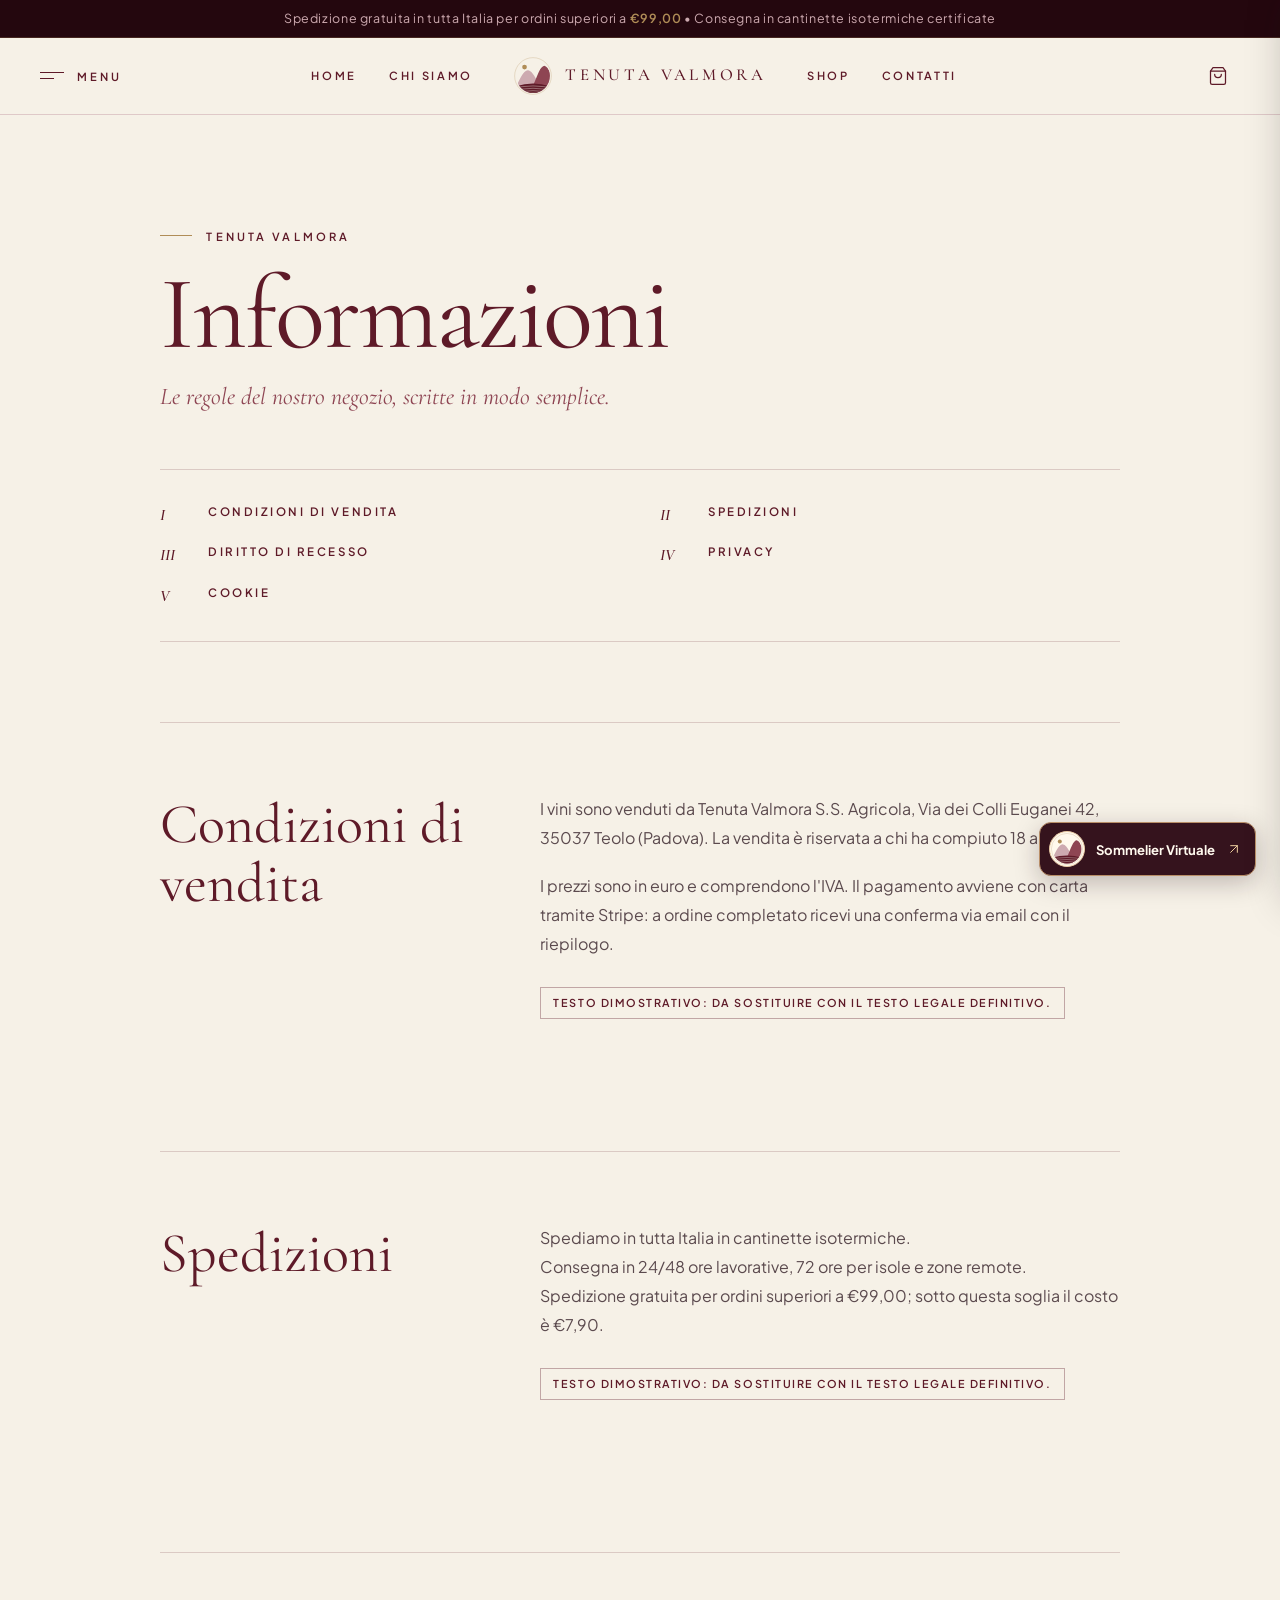
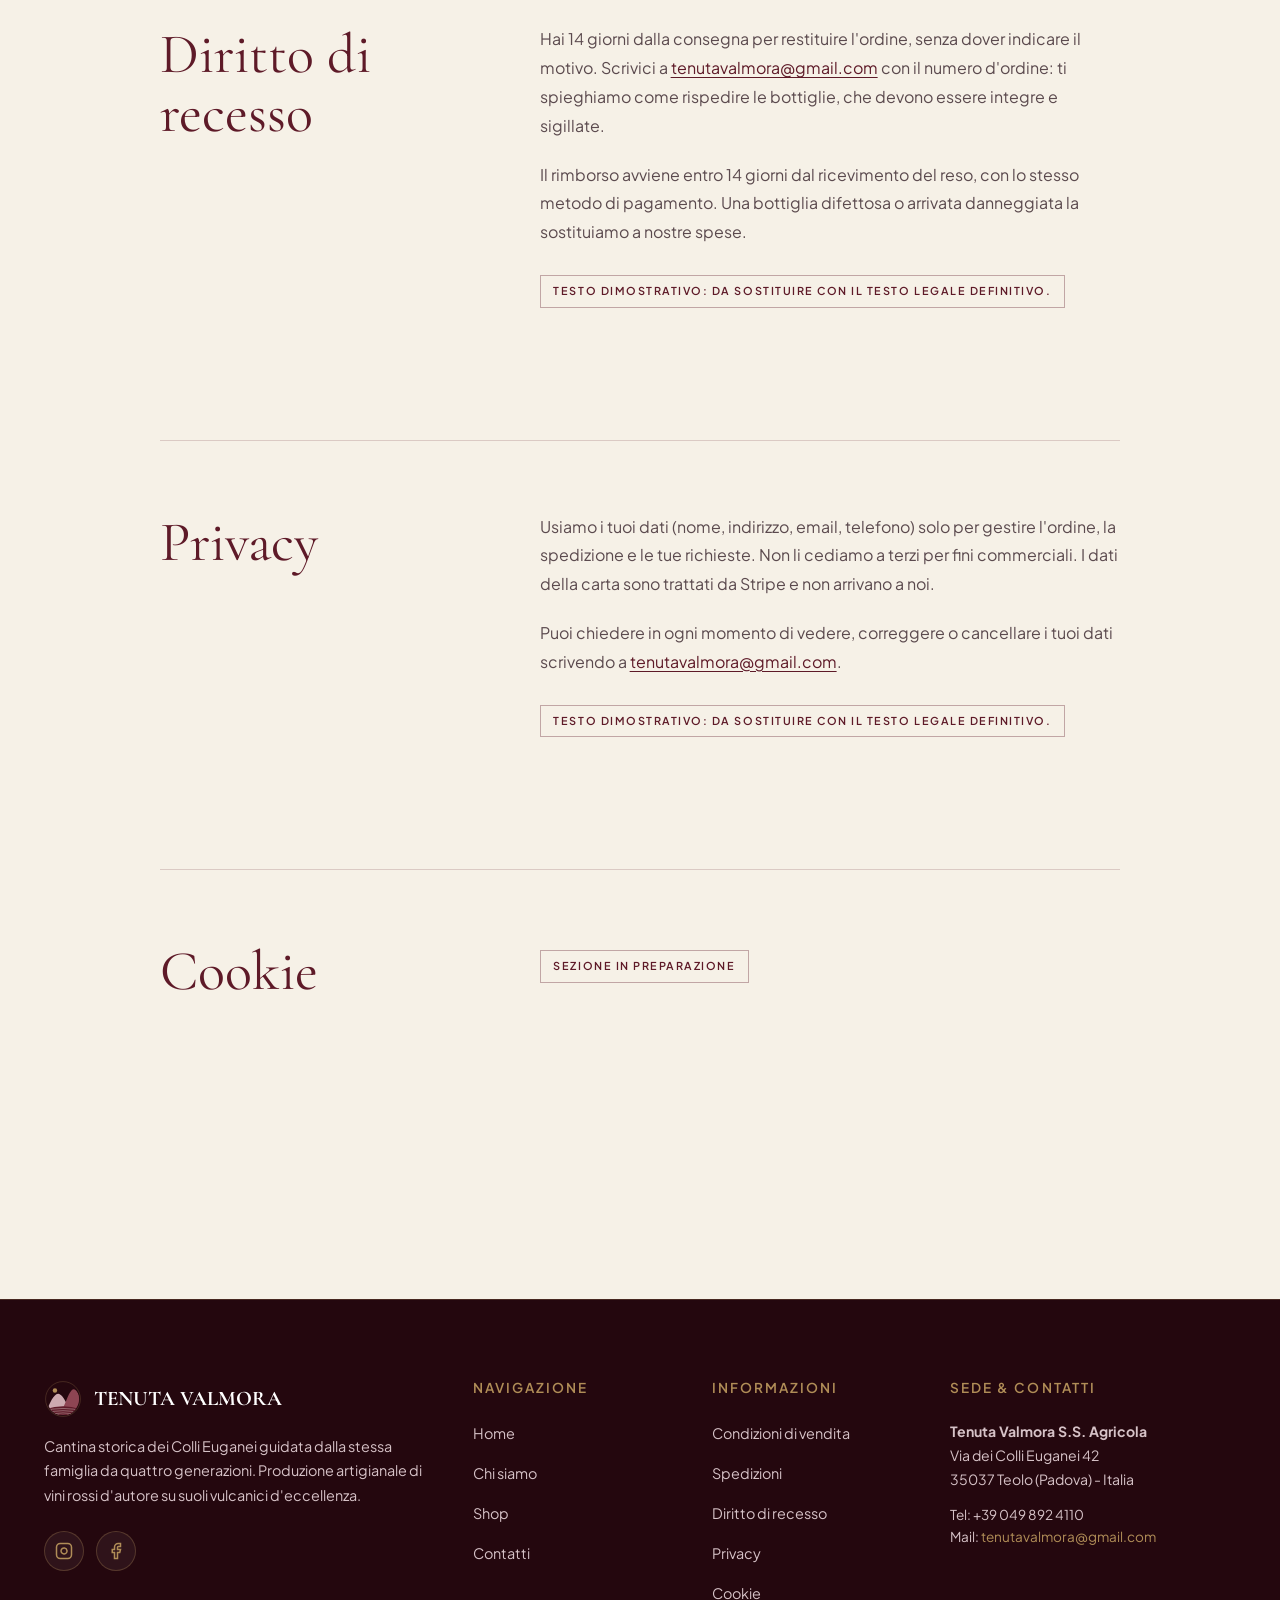
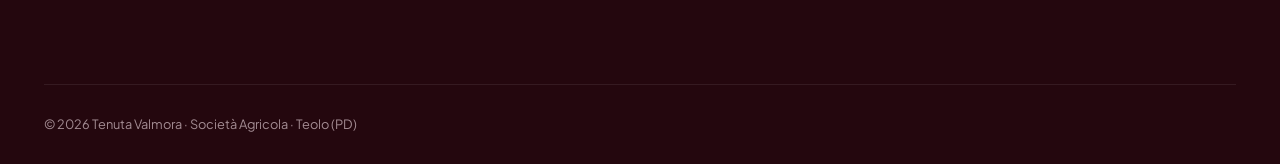
<file: informazioni.html>
<!DOCTYPE html>
<html lang="it">
<head>
  <script async src="https://www.googletagmanager.com/gtag/js?id=G-DERHMVGMK8"></script>
  <script>
    window.dataLayer = window.dataLayer || [];
    function gtag(){dataLayer.push(arguments);}
    gtag('js', new Date());
    gtag('config', 'G-DERHMVGMK8');
  </script>
  <meta charset="UTF-8">
  <meta name="viewport" content="width=device-width, initial-scale=1.0">
  <title>Informazioni | Condizioni, spedizioni e privacy | Tenuta Valmora</title>
  <meta name="description" content="Condizioni di vendita, spedizioni, diritto di recesso, privacy e cookie dello shop online di Tenuta Valmora, Teolo (Padova).">
  <link rel="icon" type="image/svg+xml" href="assets/images/logo-valmora.svg">
  <link rel="stylesheet" href="assets/css/style.css">
  <link rel="stylesheet" href="assets/css/components.css?v=sommelier-3">
  <link rel="stylesheet" href="assets/css/layout.css">
  <style>
    .contact-card-box {
      background: #FFFFFF;
      padding: 2.5rem;
      border-radius: var(--radius-md);
      border: 1px solid var(--color-border);
      box-shadow: var(--shadow-sm);
    }
    .contact-info-item {
      display: flex;
      gap: 1.25rem;
      margin-bottom: 2rem;
      align-items: flex-start;
    }
    .contact-info-icon {
      width: 48px;
      height: 48px;
      border-radius: 50%;
      background: var(--color-sand);
      color: var(--color-wine);
      display: flex;
      align-items: center;
      justify-content: center;
      font-size: 1.2rem;
      flex-shrink: 0;
    }
    .error-feedback {
      color: #C0392B;
      font-size: 0.78rem;
      margin-top: 0.35rem;
      display: none;
      font-weight: 500;
    }
    .success-confirmation-card {
      background: #FAF7F2;
      border: 2px solid var(--color-gold);
      padding: 2.5rem;
      border-radius: var(--radius-md);
      text-align: center;
      display: none;
      animation: toastIn 0.4s ease forwards;
    }
  </style>
  <style>
    /* Informazioni: impaginazione editoriale, solo per questa pagina */
    .info-page {
      background-color: #F6F1E7;
      color: #2A1A1D;
      padding: 5rem 0 7rem;
    }
    .info-shell {
      width: 100%;
      max-width: 1040px;
      margin: 0 auto;
      padding: 0 1.5rem;
    }
    .info-eyebrow {
      display: flex;
      align-items: center;
      gap: 0.9rem;
      margin: 0 0 1.25rem;
      font-family: var(--font-sans);
      font-size: 0.7rem;
      font-weight: 600;
      letter-spacing: 0.28em;
      text-transform: uppercase;
      color: #5E1A28;
    }
    .info-eyebrow::before {
      content: '';
      width: 2rem;
      height: 1px;
      background-color: #B08D57;
    }
    .info-page h1 {
      margin: 0 0 1rem;
      font-family: var(--font-serif);
      font-size: clamp(3.25rem, 11vw, 6.5rem);
      font-weight: 400;
      line-height: 0.95;
      letter-spacing: -0.02em;
      color: #5E1A28;
    }
    .info-lead {
      max-width: 32rem;
      margin: 0 0 3.5rem;
      font-family: var(--font-serif);
      font-size: 1.5rem;
      font-style: italic;
      line-height: 1.4;
      color: #8E4553;
    }
    .info-index {
      margin: 0 0 5rem;
      padding: 1.5rem 0;
      list-style: none;
      border-top: 1px solid rgba(94, 26, 40, 0.18);
      border-bottom: 1px solid rgba(94, 26, 40, 0.18);
      counter-reset: info;
    }
    .info-index li {
      counter-increment: info;
    }
    .info-index a {
      display: inline-flex;
      gap: 1rem;
      padding: 0.45rem 0;
      font-family: var(--font-sans);
      font-size: 0.72rem;
      font-weight: 600;
      letter-spacing: 0.22em;
      text-transform: uppercase;
      color: #5E1A28;
    }
    .info-index a::before {
      content: counter(info, upper-roman);
      min-width: 2rem;
      font-family: var(--font-serif);
      font-size: 1rem;
      font-style: italic;
      letter-spacing: 0;
      text-transform: none;
    }
    .info-index a:hover {
      color: #8E4553;
    }
    .info-section {
      display: grid;
      gap: 1.25rem;
      padding: 3.5rem 0;
      border-top: 1px solid rgba(94, 26, 40, 0.18);
    }
    .info-section h2 {
      margin: 0;
      font-family: var(--font-serif);
      font-size: clamp(2.25rem, 6vw, 3.5rem);
      font-weight: 400;
      line-height: 1.05;
      color: #5E1A28;
    }
    .info-section p,
    .info-section li {
      max-width: 38rem;
      font-size: 1rem;
      line-height: 1.8;
      color: #5B4A4E;
    }
    .info-section ul {
      margin: 0;
      padding: 0;
    }
    .info-section a {
      color: #5E1A28;
      text-decoration: underline;
      text-underline-offset: 3px;
    }
    .info-note {
      display: inline-block;
      justify-self: start;
      margin: 0.5rem 0 0;
      padding: 0.45rem 0.8rem;
      border: 1px solid rgba(94, 26, 40, 0.35);
      font-family: var(--font-sans);
      font-size: 0.68rem !important;
      font-weight: 600;
      letter-spacing: 0.14em;
      line-height: 1.5 !important;
      text-transform: uppercase;
      color: #5E1A28 !important;
    }
    .info-page a:focus-visible {
      outline: 2px solid #5E1A28;
      outline-offset: 3px;
    }
    @media (min-width: 768px) {
      .info-page { padding: 7rem 0 9rem; }
      .info-shell { padding: 0 2.5rem; }
      .info-index {
        display: grid;
        grid-template-columns: repeat(2, minmax(0, 1fr));
        column-gap: 2.5rem;
      }
      .info-section {
        grid-template-columns: 4fr 7fr;
        column-gap: 3rem;
        padding: 4.5rem 0;
      }
      .info-section > h2 { grid-row: 1 / span 6; }
    }
  </style>
</head>
<body data-page="informazioni">

  <!-- Topbar, header e pannello Menu: generati da assets/js/layout.js -->
  <script src="assets/js/layout.js" data-part="header"></script>
  <noscript>
    <nav class="site-noscript-nav" aria-label="Navigazione principale">
      <a href="index.html">Home</a>
      <a href="chi-siamo.html">Chi siamo</a>
      <a href="shop.html">Shop</a>
      <a href="contatti.html">Contatti</a>
      <a href="informazioni.html">Informazioni</a>
    </nav>
  </noscript>

  <main class="info-page" id="contenuto">
    <div class="info-shell">
      <p class="info-eyebrow">Tenuta Valmora</p>
      <h1>Informazioni</h1>
      <p class="info-lead">Le regole del nostro negozio, scritte in modo semplice.</p>

      <nav aria-label="Indice della pagina">
        <ol class="info-index">
          <li><a href="#condizioni">Condizioni di vendita</a></li>
          <li><a href="#spedizioni">Spedizioni</a></li>
          <li><a href="#recesso">Diritto di recesso</a></li>
          <li><a href="#privacy">Privacy</a></li>
          <li><a href="#cookie">Cookie</a></li>
        </ol>
      </nav>

      <section class="info-section" id="condizioni" aria-labelledby="condizioni-title">
        <h2 id="condizioni-title">Condizioni di vendita</h2>
        <p>
          I vini sono venduti da Tenuta Valmora S.S. Agricola, Via dei Colli Euganei 42, 35037 Teolo (Padova).
          La vendita è riservata a chi ha compiuto 18 anni.
        </p>
        <p>
          I prezzi sono in euro e comprendono l'IVA. Il pagamento avviene con carta tramite Stripe:
          a ordine completato ricevi una conferma via email con il riepilogo.
        </p>
        <p class="info-note">Testo dimostrativo: da sostituire con il testo legale definitivo.</p>
      </section>

      <section class="info-section" id="spedizioni" aria-labelledby="spedizioni-title">
        <h2 id="spedizioni-title">Spedizioni</h2>
        <ul>
          <li>Spediamo in tutta Italia in cantinette isotermiche.</li>
          <li>Consegna in 24/48 ore lavorative, 72 ore per isole e zone remote.</li>
          <li>Spedizione gratuita per ordini superiori a €99,00; sotto questa soglia il costo è €7,90.</li>
        </ul>
        <p class="info-note">Testo dimostrativo: da sostituire con il testo legale definitivo.</p>
      </section>

      <section class="info-section" id="recesso" aria-labelledby="recesso-title">
        <h2 id="recesso-title">Diritto di recesso</h2>
        <p>
          Hai 14 giorni dalla consegna per restituire l'ordine, senza dover indicare il motivo.
          Scrivici a <a href="mailto:tenutavalmora@gmail.com">tenutavalmora@gmail.com</a> con il numero d'ordine:
          ti spieghiamo come rispedire le bottiglie, che devono essere integre e sigillate.
        </p>
        <p>
          Il rimborso avviene entro 14 giorni dal ricevimento del reso, con lo stesso metodo di pagamento.
          Una bottiglia difettosa o arrivata danneggiata la sostituiamo a nostre spese.
        </p>
        <p class="info-note">Testo dimostrativo: da sostituire con il testo legale definitivo.</p>
      </section>

      <section class="info-section" id="privacy" aria-labelledby="privacy-title">
        <h2 id="privacy-title">Privacy</h2>
        <p>
          Usiamo i tuoi dati (nome, indirizzo, email, telefono) solo per gestire l'ordine, la spedizione
          e le tue richieste. Non li cediamo a terzi per fini commerciali. I dati della carta sono
          trattati da Stripe e non arrivano a noi.
        </p>
        <p>
          Puoi chiedere in ogni momento di vedere, correggere o cancellare i tuoi dati scrivendo a
          <a href="mailto:tenutavalmora@gmail.com">tenutavalmora@gmail.com</a>.
        </p>
        <p class="info-note">Testo dimostrativo: da sostituire con il testo legale definitivo.</p>
      </section>

      <section class="info-section" id="cookie" aria-labelledby="cookie-title">
        <h2 id="cookie-title">Cookie</h2>
        <p class="info-note">Sezione in preparazione</p>
      </section>
    </div>
  </main>

  <!-- Footer: generato da assets/js/layout.js -->
  <script src="assets/js/layout.js" data-part="footer"></script>
  <noscript>
    <div class="site-noscript-footer">
      <p><strong>Tenuta Valmora</strong> &middot; Via dei Colli Euganei 42, 35037 Teolo (Padova)</p>
      <p><a href="mailto:tenutavalmora@gmail.com">tenutavalmora@gmail.com</a> &middot; <a href="informazioni.html">Informazioni</a></p>
    </div>
  </noscript>

  <!-- Carrello Laterale -->
  <div class="cart-backdrop" id="cart-backdrop"></div>
  <div class="cart-drawer" id="cart-drawer">
    <div class="cart-header">
      <div class="cart-header-title">
        <svg width="22" height="22" viewBox="0 0 24 24" fill="none" stroke="currentColor" stroke-width="2"><path d="M6 2L3 6v14a2 2 0 0 0 2 2h14a2 2 0 0 0 2-2V6l-3-4z"></path><line x1="3" y1="6" x2="21" y2="6"></line><path d="M16 10a4 4 0 0 1-8 0"></path></svg>
        <h3>Il Tuo Carrello</h3>
        <span class="cart-header-badge cart-count-val">0</span>
      </div>
      <button type="button" class="cart-close-btn" id="cart-close-btn" aria-label="Chiudi carrello">&times;</button>
    </div>

    <div class="cart-shipping-bar">
      <div class="shipping-bar-text" id="shipping-bar-text">
        <span>Aggiungi per la spedizione gratuita</span>
      </div>
      <div class="shipping-bar-progress">
        <div class="shipping-bar-fill" id="shipping-bar-fill" style="width:0%;"></div>
      </div>
    </div>

    <div class="cart-items-container" id="cart-items-container"></div>

    <div class="cart-empty" id="cart-empty-state">
      <div class="cart-empty-icon">🍷</div>
      <h4>Il tuo carrello è vuoto</h4>
      <p style="margin-bottom:1.5rem; font-size:0.9rem;">Non hai ancora aggiunto nessuna bottiglia della nostra cantina.</p>
      <a href="shop.html" class="btn btn-primary" onclick="closeCartDrawer()">Esplora lo Shop</a>
    </div>

    <div class="cart-footer" id="cart-footer" style="display:none;">
      <div class="cart-summary-row">
        <span>Subtotale bottiglie:</span>
        <span id="cart-subtotal-val">€0.00</span>
      </div>
      <div class="cart-summary-row">
        <span>Spedizione isotermica:</span>
        <span id="cart-shipping-val">€7.90</span>
      </div>
      <div class="cart-summary-row total">
        <span>Totale ordine:</span>
        <span id="cart-total-val">€0.00</span>
      </div>
      <button type="button" class="btn btn-gold cart-checkout-btn" id="cart-checkout-btn">
        <svg width="18" height="18" viewBox="0 0 24 24" fill="none" stroke="currentColor" stroke-width="2"><rect x="3" y="11" width="18" height="11" rx="2" ry="2"></rect><path d="M7 11V7a5 5 0 0 1 10 0v4"></path></svg>
        Procedi al Pagamento Sicuro
      </button>
    </div>
  </div>

  <!-- Modale Checkout Stripe -->
  <div class="checkout-modal-backdrop" id="checkout-modal-backdrop">
    <div class="checkout-modal">
      <div class="checkout-modal-header">
        <div class="checkout-header-info">
          <h3 style="font-family:var(--font-serif); font-size:1.4rem; color:#FFFFFF;">Checkout Tenuta Valmora</h3>
          <span class="stripe-badge-test">⚡ Stripe Test Mode</span>
          <span id="stripe-connected-badge" style="background:rgba(46,204,113,0.18); color:#2ECC71; font-size:0.68rem; padding:0.25rem 0.55rem; border-radius:9999px; border:1px solid #2ECC71;">🟢 Account Collegato (pk_test_51UXz...)</span>
        </div>
        <button type="button" class="checkout-close-btn" id="checkout-close-btn">&times;</button>
      </div>

      <div class="checkout-processing-overlay" id="checkout-processing-overlay">
        <div class="spinner"></div>
        <h4 style="font-size:1.3rem; margin-bottom:0.5rem; color:var(--color-wine-dark);" id="checkout-processing-status">Elaborazione pagamento Stripe in corso...</h4>
      </div>

      <div class="checkout-modal-body">
        <div class="stripe-test-card-banner" id="stripe-autofill-btn">
          <span>💡 <strong>Modalità Test Attiva:</strong> Clicca per compilare con dati di test Stripe</span>
          <span style="font-weight:700; text-decoration:underline;">Autocompila</span>
        </div>

        <form id="checkout-form">
          <h4 class="checkout-step-title">1. Indirizzo di Spedizione</h4>
          <div class="checkout-form-grid two-cols">
            <div class="form-group">
              <label class="form-label" for="checkout-first-name">Nome *</label>
              <input type="text" id="checkout-first-name" class="form-input" required placeholder="Mario">
            </div>
            <div class="form-group">
              <label class="form-label" for="checkout-last-name">Cognome *</label>
              <input type="text" id="checkout-last-name" class="form-input" required placeholder="Rossi">
            </div>
          </div>

          <div class="checkout-form-grid two-cols">
            <div class="form-group">
              <label class="form-label" for="checkout-email">Email *</label>
              <input type="email" id="checkout-email" class="form-input" required placeholder="mario.rossi@example.com">
            </div>
            <div class="form-group">
              <label class="form-label" for="checkout-phone">Telefono *</label>
              <input type="tel" id="checkout-phone" class="form-input" required placeholder="+39 340 1234567">
            </div>
          </div>

          <div class="form-group" style="margin-bottom:1rem;">
            <label class="form-label" for="checkout-address">Indirizzo *</label>
            <input type="text" id="checkout-address" class="form-input" required placeholder="Via Monte Ceva 15">
          </div>

          <div class="checkout-form-grid" style="grid-template-columns: 2fr 1fr 1fr;">
            <div class="form-group">
              <label class="form-label" for="checkout-city">Città *</label>
              <input type="text" id="checkout-city" class="form-input" required placeholder="Abano Terme">
            </div>
            <div class="form-group">
              <label class="form-label" for="checkout-zip">CAP *</label>
              <input type="text" id="checkout-zip" class="form-input" required placeholder="35031">
            </div>
            <div class="form-group">
              <label class="form-label" for="checkout-province">Provincia *</label>
              <input type="text" id="checkout-province" class="form-input" required placeholder="PD" maxlength="2">
            </div>
          </div>

          <h4 class="checkout-step-title" style="margin-top:1.5rem;">2. Pagamento Protetto (Stripe Test)</h4>
          <div class="stripe-box">
            <div class="stripe-box-header">
              <span class="stripe-logo-text">stripe</span>
              <span style="font-size:0.75rem; color:#6B7280;">Test Environment</span>
            </div>
            <div class="form-group" style="margin-bottom:1rem;">
              <label class="form-label" for="checkout-card-name">Intestatario Carta *</label>
              <input type="text" id="checkout-card-name" class="form-input" required placeholder="MARIO ROSSI">
            </div>
            <div class="form-group" style="margin-bottom:1rem;">
              <label class="form-label" for="checkout-card-number">Numero Carta *</label>
              <input type="text" id="checkout-card-number" class="form-input" required placeholder="4242 4242 4242 4242" maxlength="19">
            </div>
            <div class="checkout-form-grid two-cols">
              <div class="form-group">
                <label class="form-label" for="checkout-card-exp">Scadenza *</label>
                <input type="text" id="checkout-card-exp" class="form-input" required placeholder="12/28" maxlength="5">
              </div>
              <div class="form-group">
                <label class="form-label" for="checkout-card-cvc">CVC *</label>
                <input type="text" id="checkout-card-cvc" class="form-input" required placeholder="123" maxlength="4">
              </div>
            </div>
          </div>

          <div class="checkout-order-summary-box">
            <div class="checkout-summary-row total">
              <span>Totale da Pagare:</span>
              <span id="checkout-total-val">€0.00</span>
            </div>
          </div>

          <button type="submit" class="btn btn-gold" style="width:100%; padding:1rem;" id="checkout-submit-btn">
            <span id="checkout-pay-btn-text">Paga Ora in Modalità Test</span> &rarr;
          </button>
        </form>
      </div>
    </div>
  </div>

  <!-- Chatbot Widget -->
  <div class="chatbot-wrapper"></div>

  <!-- Script JS -->
  <script src="assets/js/products.js"></script>
  <script src="assets/js/cart.js"></script>
  <script src="assets/js/checkout.js?v=3"></script>
  <script src="assets/js/chatbot.js?v=sommelier-3"></script>
  <script src="assets/js/main.js"></script>
  <script src="assets/js/analytics-events.js"></script>
</body>
</html>
</file>
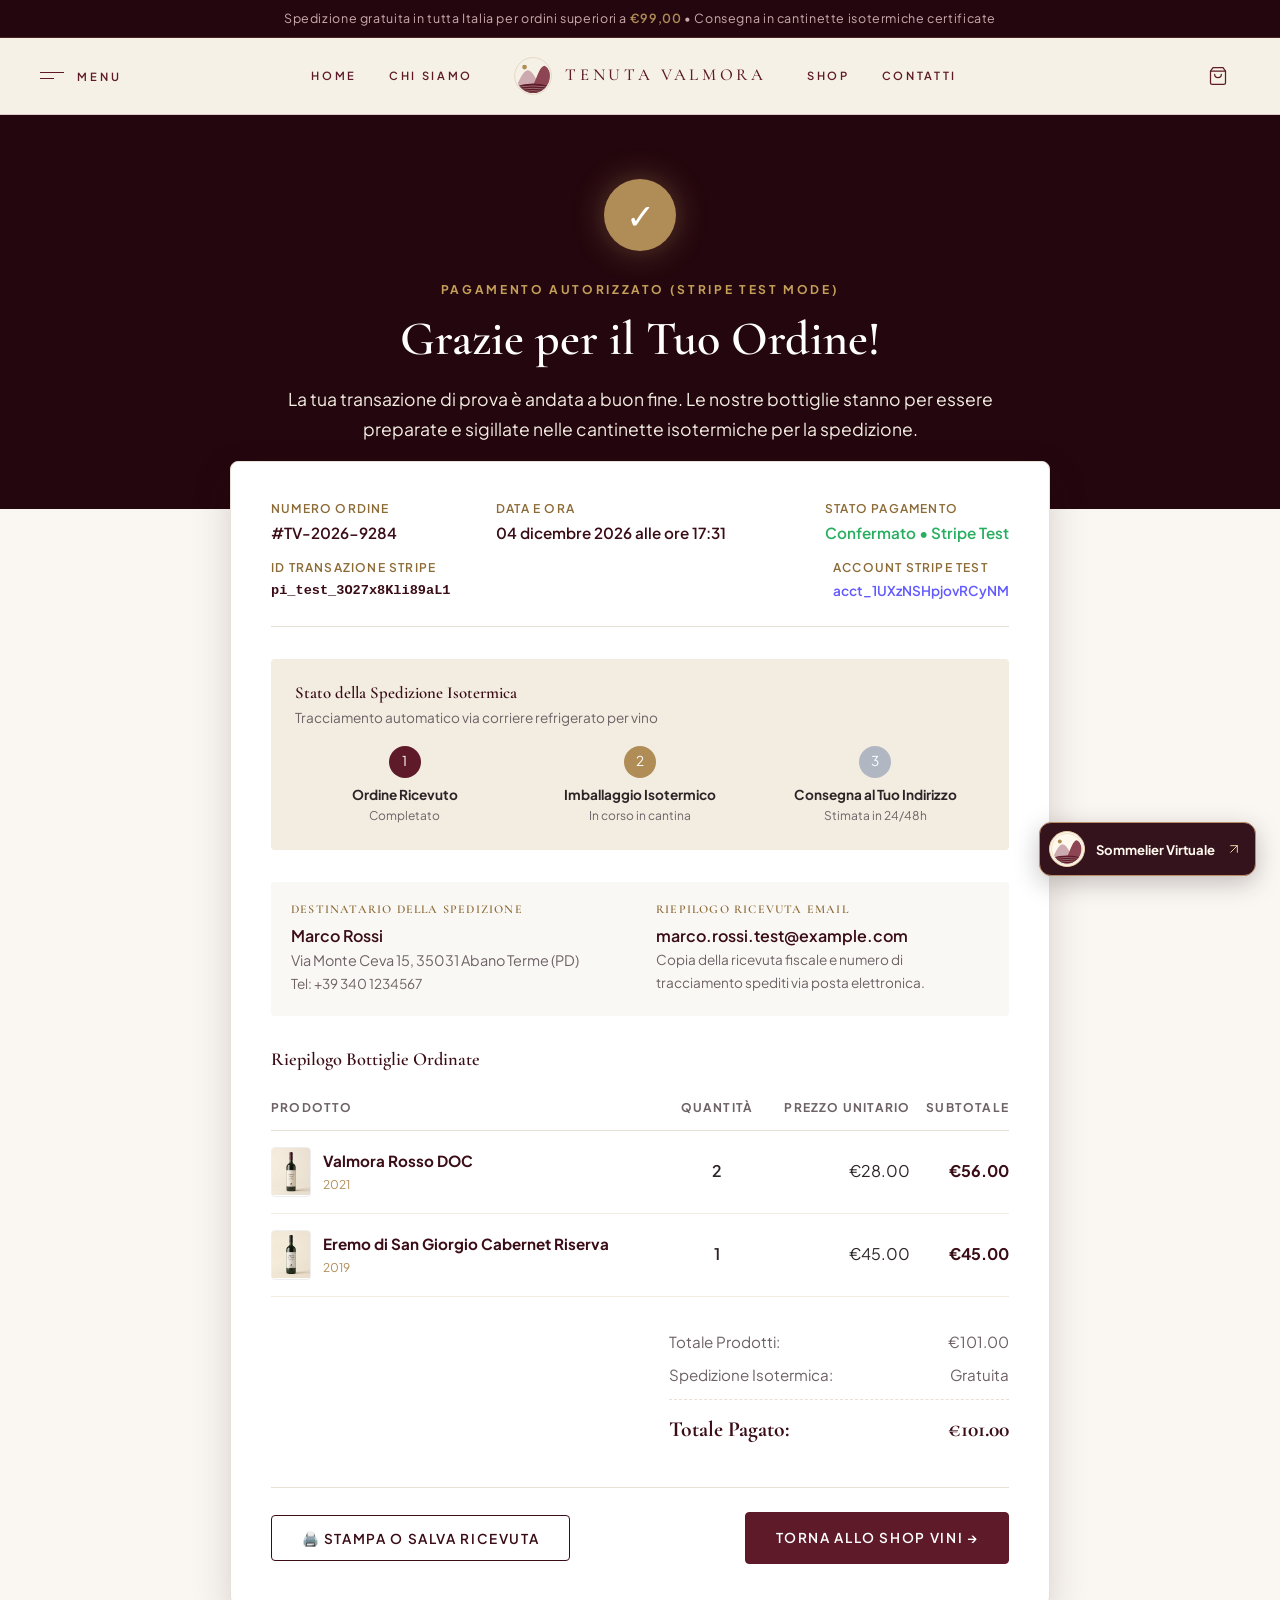
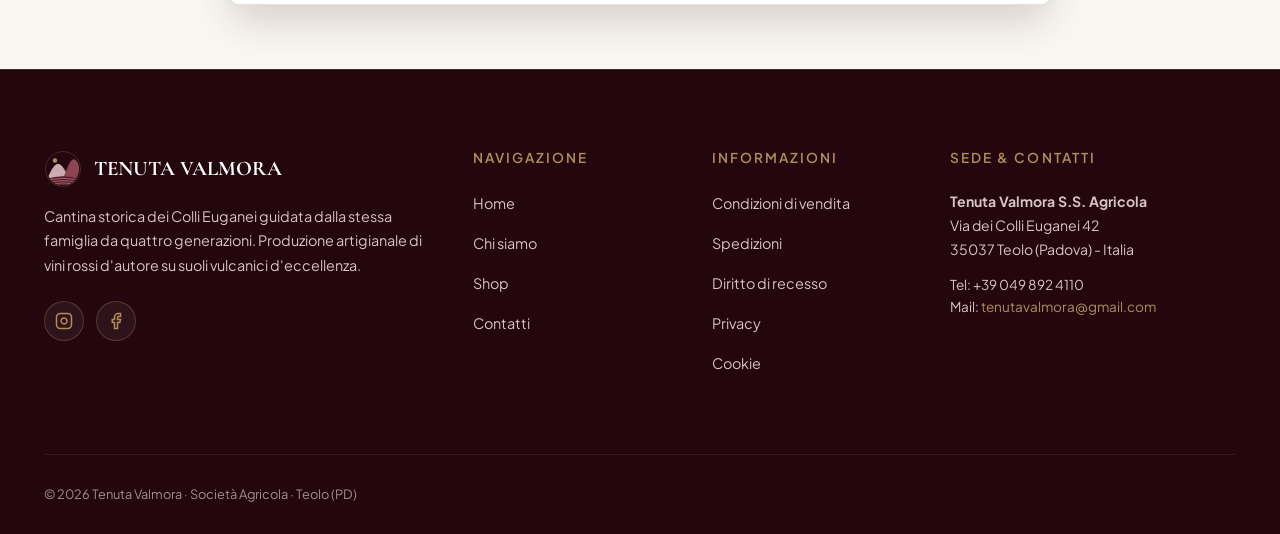
<file: ordine-confermato.html>
<!DOCTYPE html>
<html lang="it">
<head>
  <script async src="https://www.googletagmanager.com/gtag/js?id=G-DERHMVGMK8"></script>
  <script>
    window.dataLayer = window.dataLayer || [];
    function gtag(){dataLayer.push(arguments);}
    gtag('js', new Date());
    gtag('config', 'G-DERHMVGMK8');
  </script>
  <meta charset="UTF-8">
  <meta name="viewport" content="width=device-width, initial-scale=1.0">
  <title>Ordine Confermato | Tenuta Valmora</title>
  <meta name="description" content="Conferma dell'ordine completato con successo su Tenuta Valmora.">
  <link rel="icon" type="image/svg+xml" href="assets/images/logo-valmora.svg">
  <link rel="stylesheet" href="assets/css/style.css">
  <link rel="stylesheet" href="assets/css/components.css?v=sommelier-3">
  <link rel="stylesheet" href="assets/css/layout.css">
  <style>
    .confirmation-hero {
      background: var(--color-wine-deep);
      color: #FFFFFF;
      padding: 4rem 1.5rem;
      text-align: center;
      position: relative;
    }
    .confirmation-badge-success {
      width: 72px;
      height: 72px;
      border-radius: 50%;
      background: var(--color-gold);
      color: #FFFFFF;
      display: flex;
      align-items: center;
      justify-content: center;
      font-size: 2.2rem;
      margin: 0 auto 1.5rem;
      box-shadow: 0 0 30px rgba(176, 141, 87, 0.4);
    }
    .order-box {
      background: #FFFFFF;
      border-radius: var(--radius-md);
      border: 1px solid var(--color-border);
      box-shadow: var(--shadow-lg);
      padding: 2.5rem;
      max-width: 820px;
      margin: -3rem auto 4rem;
      position: relative;
      z-index: 5;
    }
    .order-header-strip {
      display: flex;
      flex-wrap: wrap;
      justify-content: space-between;
      gap: 1rem;
      padding-bottom: 1.5rem;
      border-bottom: 1px solid var(--color-border);
      margin-bottom: 2rem;
    }
    .order-info-col h5 {
      font-family: var(--font-sans);
      font-size: 0.75rem;
      text-transform: uppercase;
      letter-spacing: 0.1em;
      color: var(--color-gold-dark);
      margin-bottom: 0.25rem;
    }
    .order-info-col p {
      font-size: 0.95rem;
      font-weight: 600;
      color: var(--color-wine-dark);
    }
    .order-items-table {
      width: 100%;
      border-collapse: collapse;
      margin-bottom: 2rem;
    }
    .order-items-table th {
      text-align: left;
      font-size: 0.75rem;
      letter-spacing: 0.1em;
      text-transform: uppercase;
      color: var(--color-text-muted);
      padding: 0.75rem 0;
      border-bottom: 1px solid var(--color-border);
    }
    .order-items-table td {
      padding: 1rem 0;
      border-bottom: 1px solid var(--color-sand);
      vertical-align: middle;
    }
    .order-delivery-timeline {
      background: var(--color-sand);
      border-radius: var(--radius-sm);
      padding: 1.5rem;
      margin-bottom: 2rem;
    }
    .timeline-steps {
      display: grid;
      grid-template-columns: repeat(3, 1fr);
      gap: 1rem;
      margin-top: 1rem;
      text-align: center;
    }
    .timeline-step {
      display: flex;
      flex-direction: column;
      align-items: center;
    }
    .timeline-step-icon {
      width: 32px;
      height: 32px;
      border-radius: 50%;
      background: var(--color-wine);
      color: #FFFFFF;
      display: flex;
      align-items: center;
      justify-content: center;
      font-size: 0.85rem;
      margin-bottom: 0.4rem;
    }
    @media print {
      .site-header, .site-footer, .topbar, .chatbot-wrapper, .no-print {
        display: none !important;
      }
      .order-box {
        margin: 0 auto;
        box-shadow: none;
        border: none;
      }
    }
  </style>
</head>
<body data-page="ordine-confermato">

  <!-- Topbar, header e pannello Menu: generati da assets/js/layout.js -->
  <script src="assets/js/layout.js" data-part="header"></script>
  <noscript>
    <nav class="site-noscript-nav" aria-label="Navigazione principale">
      <a href="index.html">Home</a>
      <a href="chi-siamo.html">Chi siamo</a>
      <a href="shop.html">Shop</a>
      <a href="contatti.html">Contatti</a>
      <a href="informazioni.html">Informazioni</a>
    </nav>
  </noscript>

  <!-- Banner di Ringraziamento -->
  <section class="confirmation-hero">
    <div class="container" style="max-width:760px;">
      <div class="confirmation-badge-success">✓</div>
      <span class="heading-eyebrow light">Pagamento Autorizzato (Stripe Test Mode)</span>
      <h1 style="font-size:3rem; margin-bottom:1rem; color:#FFFFFF;">Grazie per il Tuo Ordine!</h1>
      <p style="color:var(--color-sand); font-size:1.1rem; line-height:1.7;">
        La tua transazione di prova è andata a buon fine. Le nostre bottiglie stanno per essere preparate e sigillate nelle cantinette isotermiche per la spedizione.
      </p>
    </div>
  </section>

  <!-- Card Dettaglio Ordine Ricevuta -->
  <main class="container">
    <div class="order-box" id="order-box-content">
      
      <!-- Striscia Metadati Ordine -->
      <div class="order-header-strip">
        <div class="order-info-col">
          <h5>Numero Ordine</h5>
          <p id="display-order-id">#TV-2026-8419</p>
        </div>
        <div class="order-info-col">
          <h5>Data e Ora</h5>
          <p id="display-order-date">Oggi</p>
        </div>
        <div class="order-info-col">
          <h5>Stato Pagamento</h5>
          <p style="color:#27AE60;">Confermato &bull; Stripe Test</p>
        </div>
        <div class="order-info-col">
          <h5>ID Transazione Stripe</h5>
          <p id="display-stripe-id" style="font-family:monospace; font-size:0.85rem;">pi_test_88f91a27b0c</p>
        </div>
        <div class="order-info-col">
          <h5>Account Stripe Test</h5>
          <p id="display-stripe-account" style="font-size:0.85rem; color:#635BFF; font-weight:600;">acct_1UXzNSHpjovRCyNM</p>
        </div>
      </div>

      <!-- Timeline Spedizione -->
      <div class="order-delivery-timeline">
        <h4 style="font-size:1.05rem; color:var(--color-wine-dark); margin-bottom:0.25rem;">Stato della Spedizione Isotermica</h4>
        <p style="font-size:0.85rem; color:var(--color-text-muted);">Tracciamento automatico via corriere refrigerato per vino</p>
        <div class="timeline-steps">
          <div class="timeline-step">
            <div class="timeline-step-icon">1</div>
            <strong style="font-size:0.85rem;">Ordine Ricevuto</strong>
            <span style="font-size:0.75rem; color:var(--color-text-muted);">Completato</span>
          </div>
          <div class="timeline-step">
            <div class="timeline-step-icon" style="background:var(--color-gold);">2</div>
            <strong style="font-size:0.85rem;">Imballaggio Isotermico</strong>
            <span style="font-size:0.75rem; color:var(--color-text-muted);">In corso in cantina</span>
          </div>
          <div class="timeline-step">
            <div class="timeline-step-icon" style="background:#B0B7C3;">3</div>
            <strong style="font-size:0.85rem;">Consegna al Tuo Indirizzo</strong>
            <span style="font-size:0.75rem; color:var(--color-text-muted);">Stimata in 24/48h</span>
          </div>
        </div>
      </div>

      <!-- Dati Intestatario e Consegna -->
      <div style="display:grid; grid-template-columns:1fr 1fr; gap:2rem; margin-bottom:2rem; padding:1.25rem; background:#FAF8F5; border-radius:var(--radius-sm);">
        <div>
          <h5 style="font-size:0.75rem; text-transform:uppercase; letter-spacing:0.1em; color:var(--color-gold-dark); margin-bottom:0.4rem;">Destinatario della Spedizione</h5>
          <p id="display-customer-name" style="font-weight:600; color:var(--color-wine-dark);">Marco Rossi</p>
          <p id="display-customer-address" style="color:var(--color-text-muted); font-size:0.9rem;">Via Monte Ceva 15, 35031 Abano Terme (PD)</p>
          <p id="display-customer-contact" style="color:var(--color-text-muted); font-size:0.85rem;">Tel: +39 340 1234567</p>
        </div>
        <div>
          <h5 style="font-size:0.75rem; text-transform:uppercase; letter-spacing:0.1em; color:var(--color-gold-dark); margin-bottom:0.4rem;">Riepilogo Ricevuta Email</h5>
          <p id="display-customer-email" style="font-weight:600; color:var(--color-wine-dark);">marco.rossi.test@example.com</p>
          <p style="color:var(--color-text-muted); font-size:0.85rem;">Copia della ricevuta fiscale e numero di tracciamento spediti via posta elettronica.</p>
        </div>
      </div>

      <!-- Tabella Prodotti Acquistati -->
      <h4 style="font-size:1.15rem; color:var(--color-wine-dark); margin-bottom:1rem;">Riepilogo Bottiglie Ordinate</h4>
      <table class="order-items-table">
        <thead>
          <tr>
            <th>Prodotto</th>
            <th style="text-align:center;">Quantità</th>
            <th style="text-align:right;">Prezzo Unitario</th>
            <th style="text-align:right;">Subtotale</th>
          </tr>
        </thead>
        <tbody id="order-items-tbody">
          <!-- Popolato dinamicamente da JS -->
        </tbody>
      </table>

      <!-- Totali -->
      <div style="max-width:340px; margin-left:auto; margin-bottom:2.5rem;">
        <div style="display:flex; justify-content:space-between; margin-bottom:0.5rem; font-size:0.95rem; color:var(--color-text-muted);">
          <span>Totale Prodotti:</span>
          <span id="order-subtotal">€0.00</span>
        </div>
        <div style="display:flex; justify-content:space-between; margin-bottom:0.5rem; font-size:0.95rem; color:var(--color-text-muted);">
          <span>Spedizione Isotermica:</span>
          <span id="order-shipping">Gratuita</span>
        </div>
        <div style="display:flex; justify-content:space-between; font-size:1.35rem; font-weight:700; color:var(--color-wine-dark); font-family:var(--font-serif); border-top:1px dashed var(--color-border); padding-top:0.75rem; margin-top:0.75rem;">
          <span>Totale Pagato:</span>
          <span id="order-total">€0.00</span>
        </div>
      </div>

      <!-- Azioni Ricevuta -->
      <div class="no-print" style="display:flex; justify-content:space-between; align-items:center; flex-wrap:wrap; gap:1rem; padding-top:1.5rem; border-top:1px solid var(--color-border);">
        <button type="button" class="btn btn-outline" onclick="window.print()">
          🖨️ Stampa o Salva Ricevuta
        </button>
        <a href="shop.html" class="btn btn-primary">
          Torna allo Shop Vini &rarr;
        </a>
      </div>

    </div>
  </main>

  <!-- Footer: generato da assets/js/layout.js -->
  <script src="assets/js/layout.js" data-part="footer"></script>
  <noscript>
    <div class="site-noscript-footer">
      <p><strong>Tenuta Valmora</strong> &middot; Via dei Colli Euganei 42, 35037 Teolo (Padova)</p>
      <p><a href="mailto:tenutavalmora@gmail.com">tenutavalmora@gmail.com</a> &middot; <a href="informazioni.html">Informazioni</a></p>
    </div>
  </noscript>

  <!-- Script di Popolamento Dinamico della Conferma -->
  <script>
    document.addEventListener('DOMContentLoaded', () => {
      let order = null;
      try {
        const raw = sessionStorage.getItem('valmora_confirmed_order');
        if (raw) order = JSON.parse(raw);
      } catch (e) {
        console.error('Errore parsing ordine:', e);
      }

      // Se non c'è in sessione, mostra un ordine test realistico di benvenuto
      if (!order) {
        order = {
          orderId: 'TV-2026-9284',
          stripePaymentId: 'pi_test_3O27x8Kli89aL1',
          date: new Date().toISOString(),
          customer: {
            firstName: 'Marco',
            lastName: 'Rossi',
            email: 'marco.rossi.test@example.com',
            phone: '+39 340 1234567',
            address: 'Via Monte Ceva 15',
            city: 'Abano Terme',
            zip: '35031',
            province: 'PD'
          },
          items: [
            {
              id: 'valmora-rosso-doc',
              name: 'Valmora Rosso DOC',
              vintage: '2021',
              price: 28.00,
              quantity: 2,
              image: 'assets/images/bottle-rosso.jpg'
            },
            {
              id: 'eremo-san-giorgio-cabernet',
              name: 'Eremo di San Giorgio Cabernet Riserva',
              vintage: '2019',
              price: 45.00,
              quantity: 1,
              image: 'assets/images/bottle-cabernet.jpg'
            }
          ],
          totals: {
            subtotal: 101.00,
            shipping: 0,
            total: 101.00,
            isFreeShipping: true
          }
        };
      }

      // Popola dati a video
      document.getElementById('display-order-id').textContent = '#' + order.orderId;
      document.getElementById('display-stripe-id').textContent = order.stripePaymentId;
      if (order.stripeAccount) {
        document.getElementById('display-stripe-account').textContent = order.stripeAccount;
      }
      
      const dateObj = new Date(order.date);
      document.getElementById('display-order-date').textContent = dateObj.toLocaleDateString('it-IT', {
        day: '2-digit', month: 'long', year: 'numeric', hour: '2-digit', minute: '2-digit'
      });

      document.getElementById('display-customer-name').textContent = `${order.customer.firstName} ${order.customer.lastName}`;
      document.getElementById('display-customer-address').textContent = `${order.customer.address}, ${order.customer.zip} ${order.customer.city} (${order.customer.province})`;
      document.getElementById('display-customer-contact').textContent = `Tel: ${order.customer.phone}`;
      document.getElementById('display-customer-email').textContent = order.customer.email;

      // Popola tabella
      const tbody = document.getElementById('order-items-tbody');
      tbody.innerHTML = order.items.map(item => `
        <tr>
          <td>
            <div style="display:flex; align-items:center; gap:0.75rem;">
              <img src="${item.image}" alt="${item.name}" style="width:40px; height:50px; object-fit:contain; border-radius:4px; border:1px solid #EEE;">
              <div>
                <strong style="color:var(--color-wine-dark); font-size:0.95rem;">${item.name}</strong>
                <div style="font-size:0.75rem; color:var(--color-gold);">${item.vintage || 'Annata selezionata'}</div>
              </div>
            </div>
          </td>
          <td style="text-align:center; font-weight:600;">${item.quantity}</td>
          <td style="text-align:right;">€${item.price.toFixed(2)}</td>
          <td style="text-align:right; font-weight:700; color:var(--color-wine-dark);">€${(item.price * item.quantity).toFixed(2)}</td>
        </tr>
      `).join('');

      document.getElementById('order-subtotal').textContent = `€${order.totals.subtotal.toFixed(2)}`;
      document.getElementById('order-shipping').textContent = order.totals.isFreeShipping ? 'Gratuita' : `€${order.totals.shipping.toFixed(2)}`;
      document.getElementById('order-total').textContent = `€${order.totals.total.toFixed(2)}`;
    });
  </script>
  <div class="chatbot-wrapper"></div>
  <script src="assets/js/products.js"></script>
  <script src="assets/js/chatbot.js?v=sommelier-3"></script>
  <script src="assets/js/analytics-events.js"></script>
</body>
</html>
</file>
<file: assets/css/style.css>
/* ==========================================================================
   TENUTA VALMORA - FOGLIO DI STILE PRINCIPALE
   Ispirato all'eleganza classica e senza tempo delle grandi cantine italiane (antinori.it)
   Colori basati sull'identità e sul logo ufficiale
   ========================================================================== */

@import url('https://fonts.googleapis.com/css2?family=Cormorant+Garamond:ital,wght@0,400;0,500;0,600;0,700;1,400;1,600&family=Plus+Jakarta+Sans:wght@300;400;500;600;700&display=swap');

:root {
  /* Palette Colori Ispirata al Brand & Logo */
  --color-wine: #5E1A28;
  --color-wine-dark: #3A0C16;
  --color-wine-deep: #24070E;
  --color-wine-light: #8E4553;
  --color-wine-rose: #CDAAB0;
  --color-wine-subtle: #F7EFF1;

  --color-gold: #B08D57;
  --color-gold-hover: #C5A059;
  --color-gold-light: #F4EAD9;
  --color-gold-dark: #8C6A35;

  --color-cream: #FAF7F2;
  --color-sand: #F2ECE1;
  --color-paper: #FFFFFF;

  --color-dark: #181113;
  --color-dark-surface: #24191C;
  --color-charcoal: #332A2D;
  --color-text: #2C2426;
  --color-text-muted: #6E6266;
  --color-border: #E8DFD7;
  --color-border-dark: #4A3339;

  /* Tipografia */
  --font-serif: 'Cormorant Garamond', Georgia, serif;
  --font-sans: 'Plus Jakarta Sans', -apple-system, BlinkMacSystemFont, 'Segoe UI', Roboto, sans-serif;

  /* Transizioni e ombre */
  --transition: all 0.3s cubic-bezier(0.25, 0.46, 0.45, 0.94);
  --shadow-sm: 0 2px 8px rgba(36, 7, 14, 0.06);
  --shadow-md: 0 8px 24px rgba(36, 7, 14, 0.10);
  --shadow-lg: 0 16px 40px rgba(36, 7, 14, 0.16);
  --shadow-xl: 0 24px 60px rgba(36, 7, 14, 0.22);

  --radius-sm: 4px;
  --radius-md: 8px;
  --radius-lg: 16px;
  --radius-full: 9999px;

  --container-max: 1240px;
}

/* Reset & Base */
*, *::before, *::after {
  box-sizing: border-box;
  margin: 0;
  padding: 0;
}

html {
  font-size: 16px;
  scroll-behavior: smooth;
}

body {
  font-family: var(--font-sans);
  color: var(--color-text);
  background-color: var(--color-cream);
  line-height: 1.65;
  -webkit-font-smoothing: antialiased;
  -moz-osx-font-smoothing: grayscale;
  overflow-x: hidden;
}

img {
  max-width: 100%;
  height: auto;
  display: block;
}

a {
  color: inherit;
  text-decoration: none;
  transition: var(--transition);
}

button {
  font-family: inherit;
  cursor: pointer;
  border: none;
  background: none;
  transition: var(--transition);
}

ul, ol {
  list-style: none;
}

/* Tipografia Intestazioni */
h1, h2, h3, h4, h5, h6 {
  font-family: var(--font-serif);
  font-weight: 600;
  line-height: 1.2;
  color: var(--color-wine-dark);
}

.heading-eyebrow {
  font-family: var(--font-sans);
  font-size: 0.75rem;
  letter-spacing: 0.22em;
  text-transform: uppercase;
  color: var(--color-gold);
  font-weight: 700;
  margin-bottom: 0.75rem;
  display: inline-block;
}

.heading-eyebrow.light {
  color: var(--color-gold-hover);
}

.section-title {
  font-size: 2.5rem;
  margin-bottom: 1rem;
  letter-spacing: -0.01em;
}

@media (min-width: 768px) {
  .section-title {
    font-size: 3.25rem;
  }
}

.section-subtitle {
  font-size: 1.1rem;
  color: var(--color-text-muted);
  max-width: 640px;
  margin: 0 auto;
}

/* Layout Utilities */
.container {
  width: 100%;
  max-width: var(--container-max);
  margin-left: auto;
  margin-right: auto;
  padding-left: 1.5rem;
  padding-right: 1.5rem;
}

.text-center { text-align: center; }
.text-left { text-align: left; }
.text-gold { color: var(--color-gold); }
.text-wine { color: var(--color-wine); }

/* Pulsanti */
.btn {
  display: inline-flex;
  align-items: center;
  justify-content: center;
  gap: 0.6rem;
  padding: 0.85rem 1.85rem;
  font-size: 0.85rem;
  font-weight: 600;
  letter-spacing: 0.12em;
  text-transform: uppercase;
  border-radius: var(--radius-sm);
  transition: var(--transition);
  text-align: center;
}

.btn-primary {
  background-color: var(--color-wine);
  color: #FFFFFF;
  border: 1px solid var(--color-wine);
}

.btn-primary:hover {
  background-color: var(--color-wine-dark);
  border-color: var(--color-wine-dark);
  transform: translateY(-2px);
  box-shadow: var(--shadow-md);
}

.btn-gold {
  background-color: var(--color-gold);
  color: #FFFFFF;
  border: 1px solid var(--color-gold);
}

.btn-gold:hover {
  background-color: var(--color-gold-hover);
  border-color: var(--color-gold-hover);
  transform: translateY(-2px);
  box-shadow: 0 6px 20px rgba(176, 141, 87, 0.35);
}

.btn-outline {
  background-color: transparent;
  color: var(--color-wine-dark);
  border: 1px solid var(--color-wine-dark);
}

.btn-outline:hover {
  background-color: var(--color-wine-dark);
  color: #FFFFFF;
  transform: translateY(-2px);
}

.btn-outline-white {
  background-color: transparent;
  color: #FFFFFF;
  border: 1px solid rgba(255, 255, 255, 0.7);
}

.btn-outline-white:hover {
  background-color: #FFFFFF;
  color: var(--color-wine-dark);
  border-color: #FFFFFF;
  transform: translateY(-2px);
}

.btn-sm {
  padding: 0.6rem 1.25rem;
  font-size: 0.75rem;
}

/* ==========================================================================
   TOPBAR & HEADER
   ========================================================================== */
.topbar {
  background-color: var(--color-wine-deep);
  color: var(--color-wine-rose);
  font-size: 0.78rem;
  letter-spacing: 0.05em;
  padding: 0.5rem 1rem;
  text-align: center;
  border-bottom: 1px solid rgba(176, 141, 87, 0.25);
}

.topbar strong {
  color: var(--color-gold);
  font-weight: 600;
}

.site-header {
  position: sticky;
  top: 0;
  z-index: 100;
  background-color: rgba(250, 247, 242, 0.95);
  backdrop-filter: blur(12px);
  border-bottom: 1px solid var(--color-border);
  transition: var(--transition);
}

.site-header.scrolled {
  background-color: rgba(250, 247, 242, 0.98);
  box-shadow: var(--shadow-sm);
}

.header-inner {
  display: flex;
  align-items: center;
  justify-content: space-between;
  height: 80px;
}

.brand-logo-link {
  display: flex;
  align-items: center;
  gap: 0.85rem;
  text-decoration: none;
}

.brand-logo-img {
  width: 44px;
  height: 44px;
  object-fit: contain;
}

.brand-text {
  display: flex;
  flex-direction: column;
}

.brand-title {
  font-family: var(--font-serif);
  font-size: 1.4rem;
  font-weight: 700;
  letter-spacing: 0.06em;
  color: var(--color-wine-dark);
  text-transform: uppercase;
  line-height: 1;
}

.brand-subtitle {
  font-family: var(--font-sans);
  font-size: 0.65rem;
  letter-spacing: 0.22em;
  text-transform: uppercase;
  color: var(--color-gold);
  font-weight: 600;
  margin-top: 3px;
}

/* Navigazione Desktop */
.main-nav {
  display: none;
}

@media (min-width: 900px) {
  .main-nav {
    display: flex;
    align-items: center;
    gap: 2.25rem;
  }
}

.nav-link {
  font-size: 0.85rem;
  font-weight: 500;
  letter-spacing: 0.12em;
  text-transform: uppercase;
  color: var(--color-text);
  position: relative;
  padding: 0.5rem 0;
}

.nav-link::after {
  content: '';
  position: absolute;
  bottom: 0;
  left: 0;
  width: 0;
  height: 2px;
  background-color: var(--color-gold);
  transition: var(--transition);
}

.nav-link:hover,
.nav-link.active {
  color: var(--color-wine);
}

.nav-link:hover::after,
.nav-link.active::after {
  width: 100%;
}

/* Header Actions */
.header-actions {
  display: flex;
  align-items: center;
  gap: 1rem;
}

.cart-toggle-btn {
  position: relative;
  display: flex;
  align-items: center;
  justify-content: center;
  width: 44px;
  height: 44px;
  border-radius: 50%;
  background-color: var(--color-sand);
  color: var(--color-wine-dark);
  transition: var(--transition);
}

.cart-toggle-btn:hover {
  background-color: var(--color-wine);
  color: #FFFFFF;
}

.cart-badge {
  position: absolute;
  top: -2px;
  right: -2px;
  background-color: var(--color-gold);
  color: #FFFFFF;
  font-size: 0.7rem;
  font-weight: 700;
  width: 20px;
  height: 20px;
  border-radius: 50%;
  display: flex;
  align-items: center;
  justify-content: center;
  border: 2px solid var(--color-cream);
}

.mobile-menu-btn {
  display: flex;
  flex-direction: column;
  justify-content: center;
  gap: 5px;
  width: 40px;
  height: 40px;
  padding: 8px;
  cursor: pointer;
}

@media (min-width: 900px) {
  .mobile-menu-btn {
    display: none;
  }
}

.mobile-menu-btn span {
  width: 100%;
  height: 2px;
  background-color: var(--color-wine-dark);
  transition: var(--transition);
}

/* Menu Mobile Overlay */
.mobile-nav-overlay {
  position: fixed;
  top: 0;
  left: 0;
  width: 100%;
  height: 100%;
  background: rgba(36, 7, 14, 0.6);
  backdrop-filter: blur(4px);
  z-index: 998;
  opacity: 0;
  pointer-events: none;
  transition: var(--transition);
}

.mobile-nav-overlay.open {
  opacity: 1;
  pointer-events: auto;
}

.mobile-nav-drawer {
  position: fixed;
  top: 0;
  left: -320px;
  width: 300px;
  height: 100%;
  background: var(--color-cream);
  z-index: 999;
  padding: 2rem;
  display: flex;
  flex-direction: column;
  transition: var(--transition);
  box-shadow: var(--shadow-xl);
}

.mobile-nav-drawer.open {
  left: 0;
}

.mobile-drawer-header {
  display: flex;
  justify-content: space-between;
  align-items: center;
  margin-bottom: 2.5rem;
  padding-bottom: 1rem;
  border-bottom: 1px solid var(--color-border);
}

.mobile-drawer-links {
  display: flex;
  flex-direction: column;
  gap: 1.5rem;
}

.mobile-drawer-link {
  font-family: var(--font-serif);
  font-size: 1.5rem;
  color: var(--color-wine-dark);
  font-weight: 600;
  display: flex;
  align-items: center;
  justify-content: space-between;
}

.mobile-drawer-link:hover,
.mobile-drawer-link.active {
  color: var(--color-gold);
}

/* ==========================================================================
   HERO SECTION
   ========================================================================== */
.hero-section {
  position: relative;
  min-height: 85vh;
  display: flex;
  align-items: center;
  background-color: var(--color-dark);
  color: #FFFFFF;
  overflow: hidden;
}

.hero-bg {
  position: absolute;
  top: 0;
  left: 0;
  width: 100%;
  height: 100%;
  object-fit: cover;
  object-position: center;
  opacity: 0.55;
  transform: scale(1.02);
  transition: transform 10s ease;
}

.hero-overlay {
  position: absolute;
  top: 0;
  left: 0;
  width: 100%;
  height: 100%;
  background: linear-gradient(180deg, rgba(36, 7, 14, 0.75) 0%, rgba(24, 17, 19, 0.85) 100%);
}

.hero-content {
  position: relative;
  z-index: 2;
  max-width: 820px;
  padding: 4rem 0;
}

.hero-title {
  font-size: 3rem;
  color: #FFFFFF;
  margin-bottom: 1.5rem;
  line-height: 1.1;
  letter-spacing: -0.01em;
}

@media (min-width: 768px) {
  .hero-title {
    font-size: 4.5rem;
  }
}

.hero-desc {
  font-size: 1.15rem;
  color: var(--color-sand);
  margin-bottom: 2.5rem;
  max-width: 650px;
  font-weight: 300;
  line-height: 1.8;
}

.hero-actions {
  display: flex;
  flex-wrap: wrap;
  gap: 1.25rem;
}

/* Striscia Valori / Pillars */
.trust-strip {
  background-color: var(--color-wine-dark);
  color: var(--color-sand);
  padding: 2rem 0;
  border-top: 1px solid rgba(176, 141, 87, 0.3);
  border-bottom: 1px solid rgba(176, 141, 87, 0.3);
}

.trust-grid {
  display: grid;
  grid-template-columns: repeat(auto-fit, minmax(220px, 1fr));
  gap: 1.5rem;
}

.trust-item {
  display: flex;
  align-items: center;
  gap: 1rem;
}

.trust-icon {
  width: 44px;
  height: 44px;
  border-radius: 50%;
  background-color: rgba(176, 141, 87, 0.15);
  border: 1px solid var(--color-gold);
  color: var(--color-gold);
  display: flex;
  align-items: center;
  justify-content: center;
  flex-shrink: 0;
}

.trust-text h4 {
  font-family: var(--font-sans);
  font-size: 0.9rem;
  font-weight: 600;
  color: #FFFFFF;
  margin-bottom: 0.2rem;
}

.trust-text p {
  font-size: 0.78rem;
  color: var(--color-wine-rose);
  line-height: 1.4;
}

/* ==========================================================================
   SEZIONI GENERALI
   ========================================================================== */
.section {
  padding: 5rem 0;
}

@media (min-width: 768px) {
  .section {
    padding: 7rem 0;
  }
}

.section-dark {
  background-color: var(--color-dark);
  color: #FFFFFF;
}

.section-dark h1,
.section-dark h2,
.section-dark h3 {
  color: #FFFFFF;
}

.section-dark .section-subtitle {
  color: var(--color-wine-rose);
}

.section-sand {
  background-color: var(--color-sand);
}

/* Griglia Prodotti */
.products-grid {
  display: grid;
  grid-template-columns: repeat(auto-fill, minmax(290px, 1fr));
  gap: 2rem;
  margin-top: 3rem;
}

.product-card {
  background: #FFFFFF;
  border-radius: var(--radius-md);
  overflow: hidden;
  border: 1px solid var(--color-border);
  transition: var(--transition);
  display: flex;
  flex-direction: column;
  position: relative;
}

.product-card:hover {
  transform: translateY(-6px);
  box-shadow: var(--shadow-lg);
  border-color: var(--color-gold);
}

.product-badge {
  position: absolute;
  top: 1rem;
  left: 1rem;
  background-color: var(--color-wine-dark);
  color: var(--color-gold-light);
  font-size: 0.68rem;
  font-weight: 700;
  letter-spacing: 0.08em;
  text-transform: uppercase;
  padding: 0.35rem 0.75rem;
  border-radius: var(--radius-sm);
  z-index: 2;
  box-shadow: var(--shadow-sm);
}

.product-image-wrapper {
  position: relative;
  background-color: #F8F6F4;
  height: 320px;
  overflow: hidden;
  display: flex;
  align-items: center;
  justify-content: center;
  padding: 1.5rem;
}

.product-image {
  max-height: 280px;
  width: auto;
  object-fit: contain;
  transition: transform 0.6s cubic-bezier(0.16, 1, 0.3, 1);
}

.product-card:hover .product-image {
  transform: scale(1.06);
}

.product-info {
  padding: 1.5rem;
  display: flex;
  flex-direction: column;
  flex-grow: 1;
}

.product-appellation {
  font-size: 0.75rem;
  letter-spacing: 0.1em;
  text-transform: uppercase;
  color: var(--color-gold);
  font-weight: 600;
  margin-bottom: 0.35rem;
}

.product-name {
  font-family: var(--font-serif);
  font-size: 1.6rem;
  color: var(--color-wine-dark);
  margin-bottom: 0.5rem;
}

.product-vintage {
  font-size: 0.85rem;
  color: var(--color-text-muted);
  font-style: italic;
  margin-bottom: 0.75rem;
}

.product-desc {
  font-size: 0.88rem;
  color: var(--color-text-muted);
  margin-bottom: 1.5rem;
  line-height: 1.6;
  flex-grow: 1;
}

.product-bottom {
  display: flex;
  align-items: center;
  justify-content: space-between;
  padding-top: 1rem;
  border-top: 1px solid var(--color-border);
}

.product-price {
  font-family: var(--font-serif);
  font-size: 1.5rem;
  font-weight: 700;
  color: var(--color-wine-dark);
}

.product-price span {
  font-size: 0.85rem;
  font-weight: 400;
  color: var(--color-text-muted);
}

/* Sezione Split Terroir & Heritage */
.split-grid {
  display: grid;
  grid-template-columns: 1fr;
  gap: 3rem;
  align-items: center;
}

@media (min-width: 900px) {
  .split-grid {
    grid-template-columns: 1fr 1fr;
    gap: 4.5rem;
  }
}

.split-image-box {
  position: relative;
  border-radius: var(--radius-md);
  overflow: hidden;
  box-shadow: var(--shadow-lg);
}

.split-image-box img {
  width: 100%;
  height: 480px;
  object-fit: cover;
}

.split-accent-card {
  position: absolute;
  bottom: 2rem;
  right: 2rem;
  background-color: rgba(255, 255, 255, 0.95);
  backdrop-filter: blur(8px);
  padding: 1.5rem;
  border-radius: var(--radius-sm);
  border-left: 4px solid var(--color-gold);
  max-width: 260px;
  box-shadow: var(--shadow-md);
}

.split-accent-card h4 {
  font-size: 1.2rem;
  margin-bottom: 0.25rem;
}

.split-accent-card p {
  font-size: 0.8rem;
  color: var(--color-text-muted);
}

.split-content p {
  font-size: 1.05rem;
  color: var(--color-text-muted);
  margin-bottom: 1.5rem;
  line-height: 1.8;
}

/* ==========================================================================
   FOOTER
   ========================================================================== */
.site-footer {
  background-color: var(--color-wine-deep);
  color: var(--color-wine-rose);
  padding-top: 5rem;
  border-top: 1px solid rgba(176, 141, 87, 0.25);
}

.footer-grid {
  display: grid;
  grid-template-columns: 1fr;
  gap: 3rem;
  padding-bottom: 4rem;
  border-bottom: 1px solid rgba(255, 255, 255, 0.08);
}

@media (min-width: 768px) {
  .footer-grid {
    grid-template-columns: 2fr 1fr 1fr 1.5fr;
  }
}

.footer-col h4 {
  font-family: var(--font-sans);
  font-size: 0.85rem;
  letter-spacing: 0.15em;
  text-transform: uppercase;
  color: var(--color-gold);
  margin-bottom: 1.5rem;
}

.footer-about p {
  font-size: 0.9rem;
  line-height: 1.7;
  margin-bottom: 1.5rem;
  color: #D6C2C7;
}

.footer-links li {
  margin-bottom: 0.85rem;
}

.footer-links a {
  font-size: 0.9rem;
  color: #D6C2C7;
}

.footer-links a:hover {
  color: var(--color-gold-hover);
  padding-left: 4px;
}

.footer-social {
  display: flex;
  gap: 0.75rem;
  margin-top: 1rem;
}

.social-icon-btn {
  width: 40px;
  height: 40px;
  border-radius: 50%;
  background: rgba(255, 255, 255, 0.05);
  border: 1px solid rgba(176, 141, 87, 0.3);
  color: var(--color-gold);
  display: flex;
  align-items: center;
  justify-content: center;
  transition: var(--transition);
}

.social-icon-btn:hover {
  background: var(--color-gold);
  color: #FFFFFF;
  transform: translateY(-3px);
}

.footer-bottom {
  padding: 1.8rem 0;
  display: flex;
  flex-direction: column;
  gap: 1rem;
  align-items: center;
  justify-content: space-between;
  font-size: 0.8rem;
  color: #A38C93;
}

@media (min-width: 768px) {
  .footer-bottom {
    flex-direction: row;
  }
}

.footer-test-badge {
  display: inline-flex;
  align-items: center;
  gap: 0.4rem;
  background: rgba(176, 141, 87, 0.15);
  border: 1px solid var(--color-gold);
  padding: 0.35rem 0.85rem;
  border-radius: var(--radius-full);
  color: var(--color-gold);
  font-size: 0.75rem;
  font-weight: 600;
}
</file>
<file: assets/css/components.css>
/* ==========================================================================
   TENUTA VALMORA - COMPONENTI INTERATTIVI
   Carrello, Checkout Stripe Test, Chatbot Sommelier, Modale Dettagli e Toast
   ========================================================================== */

/* ==========================================================================
   1. CARRELLO LATERALE (CART DRAWER)
   ========================================================================== */
.cart-backdrop {
  position: fixed;
  inset: 0;
  background: rgba(24, 17, 19, 0.7);
  backdrop-filter: blur(4px);
  z-index: 1000;
  opacity: 0;
  pointer-events: none;
  transition: opacity 0.35s cubic-bezier(0.16, 1, 0.3, 1);
}

.cart-backdrop.open {
  opacity: 1;
  pointer-events: auto;
}

.cart-drawer {
  position: fixed;
  top: 0;
  right: -460px;
  width: 100%;
  max-width: 440px;
  height: 100%;
  background: var(--color-cream);
  z-index: 1001;
  display: flex;
  flex-direction: column;
  box-shadow: -10px 0 40px rgba(24, 17, 19, 0.3);
  transition: right 0.4s cubic-bezier(0.16, 1, 0.3, 1);
}

.cart-drawer.open {
  right: 0;
}

.cart-header {
  padding: 1.5rem 1.75rem;
  background-color: var(--color-wine-deep);
  color: #FFFFFF;
  display: flex;
  align-items: center;
  justify-content: space-between;
  border-bottom: 1px solid rgba(176, 141, 87, 0.25);
}

.cart-header-title {
  display: flex;
  align-items: center;
  gap: 0.6rem;
}

.cart-header-title h3 {
  font-family: var(--font-serif);
  font-size: 1.4rem;
  color: #FFFFFF;
}

.cart-header-badge {
  background: var(--color-gold);
  color: #FFFFFF;
  font-size: 0.75rem;
  font-weight: 700;
  padding: 0.2rem 0.55rem;
  border-radius: var(--radius-full);
}

.cart-close-btn {
  color: var(--color-wine-rose);
  width: 36px;
  height: 36px;
  border-radius: 50%;
  display: flex;
  align-items: center;
  justify-content: center;
  font-size: 1.5rem;
  background: rgba(255, 255, 255, 0.05);
}

.cart-close-btn:hover {
  background: rgba(255, 255, 255, 0.15);
  color: #FFFFFF;
}

/* Shipping Progress Bar */
.cart-shipping-bar {
  background: var(--color-sand);
  padding: 0.85rem 1.75rem;
  font-size: 0.8rem;
  border-bottom: 1px solid var(--color-border);
}

.shipping-bar-text {
  display: flex;
  justify-content: space-between;
  margin-bottom: 0.4rem;
  font-weight: 500;
  color: var(--color-text);
}

.shipping-bar-progress {
  height: 6px;
  background: #E0D7CC;
  border-radius: var(--radius-full);
  overflow: hidden;
}

.shipping-bar-fill {
  height: 100%;
  background: linear-gradient(90deg, var(--color-gold) 0%, var(--color-wine) 100%);
  border-radius: var(--radius-full);
  transition: width 0.4s ease;
}

/* Items List */
.cart-items-container {
  flex-grow: 1;
  overflow-y: auto;
  padding: 1.5rem 1.75rem;
}

.cart-item {
  display: flex;
  gap: 1.25rem;
  padding-bottom: 1.25rem;
  margin-bottom: 1.25rem;
  border-bottom: 1px solid var(--color-border);
  align-items: center;
}

.cart-item-img {
  width: 65px;
  height: 85px;
  object-fit: contain;
  background: #FFFFFF;
  border-radius: var(--radius-sm);
  border: 1px solid var(--color-border);
  padding: 0.4rem;
  flex-shrink: 0;
}

.cart-item-details {
  flex-grow: 1;
}

.cart-item-title {
  font-family: var(--font-serif);
  font-size: 1.15rem;
  color: var(--color-wine-dark);
  margin-bottom: 0.15rem;
}

.cart-item-vintage {
  font-size: 0.75rem;
  color: var(--color-gold);
  font-weight: 600;
  margin-bottom: 0.5rem;
}

.cart-item-meta {
  display: flex;
  align-items: center;
  justify-content: space-between;
}

.cart-qty-ctrl {
  display: flex;
  align-items: center;
  border: 1px solid var(--color-border);
  background: #FFFFFF;
  border-radius: var(--radius-sm);
  overflow: hidden;
}

.cart-qty-btn {
  width: 28px;
  height: 28px;
  display: flex;
  align-items: center;
  justify-content: center;
  font-size: 1rem;
  color: var(--color-wine-dark);
  background: #FFFFFF;
}

.cart-qty-btn:hover {
  background: var(--color-sand);
}

.cart-qty-val {
  width: 32px;
  text-align: center;
  font-size: 0.85rem;
  font-weight: 600;
}

.cart-item-price {
  font-family: var(--font-serif);
  font-size: 1.15rem;
  font-weight: 700;
  color: var(--color-wine-dark);
}

.cart-item-remove {
  color: var(--color-text-muted);
  font-size: 0.85rem;
  padding: 4px;
}

.cart-item-remove:hover {
  color: #C0392B;
}

/* Empty Cart */
.cart-empty {
  text-align: center;
  padding: 4rem 1.5rem;
  color: var(--color-text-muted);
}

.cart-empty-icon {
  font-size: 3rem;
  margin-bottom: 1rem;
  opacity: 0.5;
}

.cart-empty h4 {
  font-size: 1.4rem;
  margin-bottom: 0.5rem;
}

/* Cart Footer */
.cart-footer {
  padding: 1.5rem 1.75rem;
  background: #FFFFFF;
  border-top: 1px solid var(--color-border);
  box-shadow: 0 -4px 15px rgba(0, 0, 0, 0.04);
}

.cart-summary-row {
  display: flex;
  justify-content: space-between;
  margin-bottom: 0.6rem;
  font-size: 0.9rem;
  color: var(--color-text-muted);
}

.cart-summary-row.total {
  font-size: 1.25rem;
  color: var(--color-wine-dark);
  font-weight: 700;
  border-top: 1px dashed var(--color-border);
  padding-top: 0.85rem;
  margin-top: 0.85rem;
  font-family: var(--font-serif);
}

.cart-checkout-btn {
  width: 100%;
  margin-top: 1.2rem;
  padding: 1rem;
  font-size: 0.9rem;
  display: flex;
  align-items: center;
  justify-content: center;
  gap: 0.6rem;
}

.cart-guarantee-note {
  text-align: center;
  font-size: 0.75rem;
  color: var(--color-text-muted);
  margin-top: 0.85rem;
}

/* ==========================================================================
   2. CHECKOUT MODAL (STRIPE TEST SIMULATOR)
   ========================================================================== */
.checkout-modal-backdrop {
  position: fixed;
  inset: 0;
  background: rgba(24, 17, 19, 0.85);
  backdrop-filter: blur(8px);
  z-index: 1100;
  display: flex;
  align-items: center;
  justify-content: center;
  padding: 1.5rem;
  opacity: 0;
  pointer-events: none;
  transition: opacity 0.35s ease;
}

.checkout-modal-backdrop.open {
  opacity: 1;
  pointer-events: auto;
}

.checkout-modal {
  background: #FFFFFF;
  border-radius: var(--radius-md);
  width: 100%;
  max-width: 680px;
  max-height: 90vh;
  overflow-y: auto;
  box-shadow: var(--shadow-xl);
  display: flex;
  flex-direction: column;
  position: relative;
  border: 1px solid var(--color-border);
}

.checkout-modal-header {
  padding: 1.5rem 2rem;
  background: var(--color-wine-deep);
  color: #FFFFFF;
  display: flex;
  align-items: center;
  justify-content: space-between;
  border-bottom: 2px solid var(--color-gold);
}

.checkout-header-info {
  display: flex;
  align-items: center;
  gap: 0.75rem;
}

.stripe-badge-test {
  display: inline-flex;
  align-items: center;
  gap: 0.35rem;
  background: #635BFF;
  color: #FFFFFF;
  font-size: 0.68rem;
  font-weight: 700;
  padding: 0.25rem 0.6rem;
  border-radius: var(--radius-full);
  letter-spacing: 0.05em;
  text-transform: uppercase;
}

.checkout-close-btn {
  color: var(--color-wine-rose);
  font-size: 1.5rem;
  width: 36px;
  height: 36px;
  border-radius: 50%;
  display: flex;
  align-items: center;
  justify-content: center;
}

.checkout-close-btn:hover {
  background: rgba(255, 255, 255, 0.15);
  color: #FFFFFF;
}

.checkout-modal-body {
  padding: 2rem;
}

.checkout-step-title {
  font-size: 1.15rem;
  color: var(--color-wine-dark);
  margin-bottom: 1rem;
  display: flex;
  align-items: center;
  gap: 0.5rem;
}

.checkout-form-grid {
  display: grid;
  grid-template-columns: 1fr;
  gap: 1rem;
  margin-bottom: 1.5rem;
}

@media (min-width: 600px) {
  .checkout-form-grid.two-cols {
    grid-template-columns: 1fr 1fr;
  }
}

.form-group {
  display: flex;
  flex-direction: column;
  gap: 0.4rem;
}

.form-label {
  font-size: 0.8rem;
  font-weight: 600;
  color: var(--color-text);
  letter-spacing: 0.02em;
}

.form-input, .form-textarea, .form-select {
  padding: 0.75rem 1rem;
  border: 1px solid var(--color-border);
  border-radius: var(--radius-sm);
  font-family: inherit;
  font-size: 0.9rem;
  background-color: #FFFFFF;
  color: var(--color-text);
  transition: var(--transition);
}

.form-input:focus, .form-textarea:focus, .form-select:focus {
  outline: none;
  border-color: var(--color-wine);
  box-shadow: 0 0 0 3px rgba(94, 26, 40, 0.12);
}

/* Stripe Payment Box */
.stripe-box {
  background: #F8F9FA;
  border: 1px solid #E3E8EE;
  border-radius: var(--radius-md);
  padding: 1.5rem;
  margin-bottom: 1.5rem;
}

.stripe-box-header {
  display: flex;
  justify-content: space-between;
  align-items: center;
  margin-bottom: 1rem;
  padding-bottom: 0.75rem;
  border-bottom: 1px solid #E3E8EE;
}

.stripe-logo-text {
  font-weight: 700;
  color: #635BFF;
  letter-spacing: -0.02em;
  font-size: 1.1rem;
}

.stripe-test-card-banner {
  background: #EEF2FF;
  border: 1px dashed #635BFF;
  padding: 0.65rem 1rem;
  border-radius: var(--radius-sm);
  font-size: 0.8rem;
  color: #4F46E5;
  margin-bottom: 1rem;
  display: flex;
  align-items: center;
  justify-content: space-between;
  cursor: pointer;
}

.stripe-test-card-banner:hover {
  background: #E0E7FF;
}

.stripe-input-wrapper {
  position: relative;
}

.card-icons-inline {
  position: absolute;
  right: 12px;
  top: 50%;
  transform: translateY(-50%);
  display: flex;
  gap: 4px;
  font-size: 0.75rem;
  color: #6B7280;
}

/* Order Totals in Checkout */
.checkout-order-summary-box {
  background: var(--color-sand);
  padding: 1.25rem;
  border-radius: var(--radius-sm);
  margin-bottom: 1.5rem;
}

.checkout-summary-row {
  display: flex;
  justify-content: space-between;
  font-size: 0.9rem;
  margin-bottom: 0.4rem;
}

.checkout-summary-row.total {
  font-size: 1.3rem;
  font-weight: 700;
  color: var(--color-wine-dark);
  font-family: var(--font-serif);
  border-top: 1px solid var(--color-border);
  padding-top: 0.6rem;
  margin-top: 0.6rem;
}

/* Processing Overlay */
.checkout-processing-overlay {
  position: absolute;
  inset: 0;
  background: rgba(255, 255, 255, 0.95);
  display: flex;
  flex-direction: column;
  align-items: center;
  justify-content: center;
  z-index: 10;
  border-radius: var(--radius-md);
  opacity: 0;
  pointer-events: none;
  transition: opacity 0.3s ease;
}

.checkout-processing-overlay.active {
  opacity: 1;
  pointer-events: auto;
}

.spinner {
  width: 50px;
  height: 50px;
  border: 4px solid var(--color-sand);
  border-top-color: var(--color-wine);
  border-radius: 50%;
  animation: spin 1s linear infinite;
  margin-bottom: 1.5rem;
}

@keyframes spin {
  to { transform: rotate(360deg); }
}

/* ==========================================================================
   3. SOMMELIER VIRTUALE
   ========================================================================== */
.chatbot-wrapper {
  --chatbot-ink: #35131d;
  --chatbot-wine: #642737;
  --chatbot-gold: #edcd9d;
  --chatbot-paper: #fbf7f1;
  --chatbot-line: #e7d9cf;
  --chatbot-edge: 24px;
  position: fixed;
  inset: auto calc(var(--chatbot-edge) + env(safe-area-inset-right)) calc(var(--chatbot-edge) + env(safe-area-inset-bottom)) auto;
  z-index: 950;
}
.chatbot-wrapper :is(button, a, textarea):focus-visible {
  outline: 2px solid #b2614d;
  outline-offset: 3px;
}
.chatbot-trigger-btn {
  display: flex;
  align-items: center;
  gap: 11px;
  padding: 8px 13px 8px 9px;
  border: 1px solid #b98e67;
  border-radius: 12px;
  background: var(--chatbot-ink);
  color: #fff9ee;
  box-shadow: 0 7px 24px #25101840;
  font-size: .82rem;
  font-weight: 700;
  transition: transform .2s ease, background .2s ease;
}
.chatbot-trigger-btn:hover { transform: translateY(-2px); background: var(--chatbot-wine); }
.chatbot-chevron { width: 16px; height: 16px; color: var(--chatbot-gold); }
.chatbot-mark {
  display: grid;
  place-items: center;
  flex: none;
  border-radius: 50%;
  background: #fff9ed;
  border: 1px solid #eacba4;
}
.chatbot-mark img { display: block; }

.chatbot-window {
  position: absolute;
  right: 0;
  bottom: calc(100% + 12px);
  width: min(410px, calc(100vw - 2 * var(--chatbot-edge)));
  height: 620px;
  max-height: calc(100vh - 110px);
  max-height: calc(100dvh - 110px);
  display: flex;
  flex-direction: column;
  overflow: hidden;
  background: var(--chatbot-paper);
  color: var(--chatbot-ink);
  border: 1px solid #b98e6780;
  border-radius: 16px;
  box-shadow: 0 18px 64px #25101844;
  opacity: 0;
  visibility: hidden;
  pointer-events: none;
  transform: translateY(8px) scale(.99);
  transform-origin: bottom right;
  transition: transform .22s ease, opacity .22s ease, visibility .22s;
}
.chatbot-window.open {
  opacity: 1;
  visibility: visible;
  pointer-events: auto;
  transform: none;
}
.chatbot-header {
  display: grid;
  grid-template-columns: auto 1fr auto;
  gap: 12px;
  align-items: center;
  flex: none;
  padding: 15px 15px 15px 18px;
  background: linear-gradient(115deg, #32111a, #622838);
  color: #fff9ee;
  border-bottom: 1px solid #b98e67;
}
.chatbot-header h2 {
  margin: 0;
  color: inherit;
  font: 600 clamp(1.38rem, 5.2vw, 1.85rem)/1.05 var(--font-serif);
}
.chatbot-header p { margin: 4px 0 0; color: #f0d5b4; font-size: .72rem; line-height: 1.3; }
.chatbot-header-close {
  width: 40px;
  height: 40px;
  border-radius: 50%;
  color: #fff9ee;
  font: 400 1.5rem/1 var(--font-sans);
}
.chatbot-header-close:hover { background: #fff2; }

.chatbot-messages {
  min-height: 0;
  flex: 1;
  overflow-y: auto;
  overscroll-behavior: contain;
  display: flex;
  flex-direction: column;
  gap: 11px;
  padding: 16px;
  scrollbar-width: thin;
  scrollbar-color: #ba9e94 transparent;
}
.chat-bubble {
  width: fit-content;
  max-width: 92%;
  padding: 10px 13px;
  font-size: .84rem;
  line-height: 1.55;
  overflow-wrap: anywhere;
  flex: none;
}
.chat-bubble p { margin: 0; white-space: pre-wrap; }
.chat-bubble.bot { background: #fffdf9; border: 1px solid var(--chatbot-line); border-radius: 4px 12px 12px 12px; }
.chat-bubble.user { align-self: flex-end; color: #fff9ee; background: var(--chatbot-wine); border-radius: 12px 4px 12px 12px; }
.chat-bubble.chat-error { border-color: #c78b82; }
.chatbot-links { margin-top: 9px; display: flex; flex-wrap: wrap; gap: 4px 13px; }
.chatbot-links a, .chatbot-retry { color: #6c2c39; font-size: .75rem; text-decoration: underline; text-underline-offset: 3px; font-weight: 700; }
.chatbot-retry { min-height: 36px; }
.chat-product-card {
  margin-top: 9px;
  display: grid;
  grid-template-columns: auto minmax(0, 1fr) auto;
  align-items: center;
  gap: 8px;
  padding: 7px;
  background: var(--chatbot-paper);
  border: 1px solid var(--chatbot-line);
  border-radius: 8px;
}
.chat-product-card img { object-fit: contain; border-radius: 3px; }
.chat-product-card strong { display: block; line-height: 1.2; }
.chat-product-card span { color: #62303e; font-size: .73rem; }
.chatbot-add {
  min-height: 34px;
  padding: 4px 6px;
  color: #fff9ee;
  background: var(--chatbot-wine);
  border-radius: 5px;
  font-size: .7rem;
}

.chatbot-progress { flex: none; margin: 0; padding: 5px 17px 8px; font-size: .75rem; color: #63434b; }
.chatbot-bottom {
  flex: none;
  padding: 11px 14px 10px;
  background: #fffdf9;
  border-top: 1px solid var(--chatbot-line);
}
.chatbot-chips {
  display: flex;
  gap: 5px 6px;
  margin-bottom: 10px;
  overflow-x: auto;
  overflow-y: hidden;
  overscroll-behavior-x: contain;
  scrollbar-width: thin;
  scrollbar-color: #bca095 transparent;
  scroll-behavior: auto;
}
.chatbot-wrapper .chip-btn {
  flex: 0 0 auto;
  min-height: 34px;
  white-space: nowrap;
  padding: 4px 9px;
  background: #fffaf2;
  border: 1px solid #e3d2c4;
  border-radius: 6px;
  color: #571f2e;
  font-size: .74rem;
  font-weight: 600;
  line-height: 1.2;
}
.chatbot-wrapper .chip-btn:hover { background: #f2e4d6; border-color: #c8a48c; }
.chatbot-wrapper [aria-disabled="true"] { opacity: .56; cursor: wait; }
.chatbot-input-area {
  display: flex;
  align-items: center;
  gap: 6px;
  padding: 4px;
  background: var(--chatbot-paper);
  border: 1px solid #d9c6bb;
  border-radius: 9px;
}
.chatbot-input {
  flex: 1;
  min-width: 0;
  width: 100%;
  resize: none;
  padding: 8px 7px;
  color: var(--chatbot-ink);
  border: 0;
  background: transparent;
  font: .9rem/1.35 var(--font-sans);
}
.chatbot-input:focus-visible { outline-offset: 0; border-radius: 5px; }
.chatbot-send-btn {
  display: grid;
  place-items: center;
  flex: none;
  width: 42px;
  height: 42px;
  color: #fff9ee;
  background: var(--chatbot-wine);
  border-radius: 6px;
}
.chatbot-send-btn:hover, .chatbot-add:hover { background: var(--chatbot-ink); }
.chatbot-send-btn svg { width: 21px; height: 21px; }
.chatbot-note { margin: 5px 0 0; color: #6b5659; font-size: .67rem; }

@media (max-width: 600px) {
  .chatbot-wrapper {
    --chatbot-edge: 10px;
    bottom: calc(var(--chatbot-edge) + env(safe-area-inset-bottom) + var(--chatbot-keyboard, 0px));
  }
  .chatbot-trigger-btn[aria-expanded="true"] { visibility: hidden; }
  .chatbot-window {
    bottom: 0;
    width: min(410px, calc(100vw - 2 * var(--chatbot-edge) - env(safe-area-inset-right) - env(safe-area-inset-left)));
    max-height: calc(var(--chatbot-viewport, 100dvh) - 20px - env(safe-area-inset-bottom));
  }
  .chatbot-header { padding: 12px; gap: 9px; }
  .chatbot-header-close { width: 44px; height: 44px; }
  .chatbot-messages { padding: 12px; }
  .chat-bubble { max-width: 95%; }
  .chatbot-bottom { padding: 8px 10px; }
  .chatbot-input { font-size: 16px; }
  .chatbot-send-btn { width: 44px; height: 44px; }
  .chatbot-wrapper .chip-btn { min-height: 36px; }
  .chatbot-wrapper.chatbot-compact .chatbot-chips { margin-bottom: 6px; }
  .chatbot-wrapper.chatbot-compact .chip-btn { min-height: 32px; padding-inline: 5px; }
}

@media (prefers-reduced-motion: reduce) {
  .chatbot-wrapper * { transition: none; }
}

/* ==========================================================================
   4. PRODUCT DETAILS MODAL (MODALE SCHEDA VINO)
   ========================================================================== */
.product-modal-backdrop {
  position: fixed;
  inset: 0;
  background: rgba(24, 17, 19, 0.85);
  backdrop-filter: blur(8px);
  z-index: 1050;
  display: flex;
  align-items: center;
  justify-content: center;
  padding: 1.5rem;
  opacity: 0;
  pointer-events: none;
  transition: opacity 0.3s ease;
}

.product-modal-backdrop.open {
  opacity: 1;
  pointer-events: auto;
}

.product-modal {
  background: #FFFFFF;
  border-radius: var(--radius-md);
  width: 100%;
  max-width: 900px;
  max-height: 90vh;
  overflow-y: auto;
  position: relative;
  box-shadow: var(--shadow-xl);
}

.product-modal-close {
  position: absolute;
  top: 1rem;
  right: 1rem;
  width: 40px;
  height: 40px;
  border-radius: 50%;
  background: var(--color-sand);
  color: var(--color-wine-dark);
  font-size: 1.5rem;
  display: flex;
  align-items: center;
  justify-content: center;
  z-index: 10;
}

.product-modal-close:hover {
  background: var(--color-wine);
  color: #FFFFFF;
}

.product-modal-grid {
  display: grid;
  grid-template-columns: 1fr;
}

@media (min-width: 768px) {
  .product-modal-grid {
    grid-template-columns: 1fr 1.25fr;
  }
}

.product-modal-visual {
  background: #F8F6F4;
  padding: 3rem 2rem;
  display: flex;
  align-items: center;
  justify-content: center;
  position: relative;
}

.product-modal-visual img {
  max-height: 440px;
  object-fit: contain;
}

.product-modal-content {
  padding: 2.5rem;
  display: flex;
  flex-direction: column;
}

.tasting-notes-box {
  background: var(--color-sand);
  border-left: 3px solid var(--color-gold);
  padding: 1rem 1.25rem;
  border-radius: var(--radius-sm);
  margin: 1.25rem 0;
  font-size: 0.85rem;
}

.tasting-notes-box h5 {
  font-size: 0.75rem;
  text-transform: uppercase;
  letter-spacing: 0.1em;
  color: var(--color-gold-dark);
  margin-bottom: 0.4rem;
}

/* ==========================================================================
   5. TOAST NOTIFICATIONS
   ========================================================================== */
.toast-container {
  position: fixed;
  bottom: 90px;
  left: 24px;
  z-index: 1200;
  display: flex;
  flex-direction: column;
  gap: 0.75rem;
  pointer-events: none;
}

.toast {
  background: var(--color-wine-deep);
  color: #FFFFFF;
  border: 1px solid var(--color-gold);
  padding: 0.85rem 1.4rem;
  border-radius: var(--radius-sm);
  box-shadow: var(--shadow-lg);
  display: flex;
  align-items: center;
  gap: 0.85rem;
  font-size: 0.85rem;
  pointer-events: auto;
  animation: toastIn 0.35s cubic-bezier(0.16, 1, 0.3, 1) forwards;
}

.toast-success-icon {
  color: var(--color-gold);
  font-size: 1.2rem;
}

.toast-view-cart {
  color: var(--color-gold-hover);
  text-decoration: underline;
  margin-left: 0.5rem;
  font-weight: 600;
  cursor: pointer;
}

@keyframes toastIn {
  from {
    opacity: 0;
    transform: translateY(20px);
  }
  to {
    opacity: 1;
    transform: translateY(0);
  }
}
</file>
<file: assets/css/layout.css>
/* ==========================================================================
   TENUTA VALMORA - LAYOUT CONDIVISO
   Topbar, header, pannello Menu e footer generati da assets/js/layout.js.
   Caricato dopo style.css, components.css (e home.css): vince sulle vecchie
   regole dell'header, che restano in style.css.
   ========================================================================== */

:root {
  --vm-bordeaux: #5E1A28;
  --vm-bordeaux-scuro: #2E0C14;
  --vm-vinaccia: #8E4553;
  --vm-rosa: #CDAAB0;
  --vm-oro: #B08D57;
  --vm-crema: #F6F1E7;
  --vm-testo: #2A1A1D;
  --vm-linea: rgba(205, 170, 176, 0.55);
  --vm-linea-chiara: rgba(246, 241, 231, 0.22);
  --vm-ease: cubic-bezier(0.2, 0.6, 0.2, 1);

  --header-h: 64px;
}

@media (min-width: 768px) {
  :root { --header-h: 76px; }
}

/* Ancore del menu: la sezione non finisce sotto l'header */
#tradizione, #territorio, #cura, #home-vini, #home-visita,
#la-famiglia, #generazioni, #missione, #valori,
#scrivici, #recapiti, #come-raggiungerci,
#condizioni, #spedizioni, #recesso, #privacy, #cookie {
  scroll-margin-top: calc(var(--header-h) + 16px);
}

/* ==========================================================================
   Topbar (stessi valori di style.css)
   ========================================================================== */

.topbar {
  background-color: var(--color-wine-deep);
  color: var(--color-wine-rose);
  font-size: 0.78rem;
  letter-spacing: 0.05em;
  padding: 0.5rem 1rem;
  text-align: center;
  border-bottom: 1px solid rgba(176, 141, 87, 0.25);
}

.topbar strong {
  color: var(--color-gold);
  font-weight: 600;
}

/* Testo breve sotto i 768px, completo da 768px */
.topbar__text--long {
  display: none;
}

@media (min-width: 768px) {
  .topbar__text--short { display: none; }
  .topbar__text--long { display: inline; }
}

/* ==========================================================================
   Header
   Neutralizza da style.css: sfondo semitrasparente, sfocatura, ombra di
   .scrolled, altezza 80px di .header-inner, .main-nav, lineette di
   .mobile-menu-btn, cerchio di .cart-toggle-btn, badge oro.
   ========================================================================== */

.site-header {
  position: sticky;
  top: 0;
  z-index: 100;
  color: var(--vm-bordeaux);
  background-color: var(--vm-crema);
  border-bottom: 1px solid var(--vm-linea);
  box-shadow: none;
  -webkit-backdrop-filter: none;
  backdrop-filter: none;
  transition:
    background-color 0.9s var(--vm-ease),
    border-color 0.9s var(--vm-ease),
    color 0.9s var(--vm-ease),
    transform 0.9s var(--vm-ease);
}

/* "scrolled" arriva da main.js: l'aspetto lo decide layout.js */
.site-header.scrolled {
  background-color: var(--vm-crema);
  box-shadow: none;
}

/* Home: trasparente sopra la hero, testo chiaro */
.site-header.site-header--overlay,
.site-header.site-header--overlay.scrolled {
  color: var(--vm-crema);
  background-color: transparent;
  border-bottom-color: transparent;
}

/* Home dopo la hero: pieno crema */
.site-header.site-header--overlay.site-header--solid {
  color: var(--vm-bordeaux);
  background-color: var(--vm-crema);
  border-bottom-color: var(--vm-linea);
}

.site-header.site-header--hidden {
  transform: translate3d(0, -100%, 0);
}

/* Menu e carrello negli angoli della finestra (stesso margine del "Chiudi" del pannello) */
.site-header .header-inner {
  display: grid;
  grid-template-columns: 1fr auto 1fr;
  align-items: center;
  width: 100%;
  height: var(--header-h);
  padding: 0 1.5rem;
}

.site-header .mobile-menu-btn { justify-self: start; }
.site-header .header-actions { justify-self: end; }

/* Gruppo centrale: voci ai lati del logo, simmetriche rispetto al logo */
.site-header__center {
  display: grid;
  grid-template-columns: 1fr auto 1fr;
  align-items: center;
  justify-self: center;
}

.site-header__center .brand-logo-link { grid-column: 2; }
.site-header__nav--left { grid-column: 1; justify-content: flex-end; }
.site-header__nav--right { grid-column: 3; justify-content: flex-start; }

/* Voci di navigazione: solo da 1024px */
.site-header__nav {
  display: none;
  align-items: center;
  gap: 2rem;
}

.site-header__link {
  position: relative;
  padding: 0.5rem 0;
  font-family: var(--font-sans);
  font-size: 0.7rem;
  font-weight: 600;
  letter-spacing: 0.24em;
  text-transform: uppercase;
  color: inherit;
  transition: none;
}

.site-header__link::after {
  content: '';
  position: absolute;
  left: 0;
  right: 0.24em;
  bottom: 0.2rem;
  height: 1px;
  background-color: currentColor;
  transform: scaleX(0);
  transform-origin: left center;
  transition: transform 0.9s var(--vm-ease);
}

.site-header__link:hover::after,
.site-header__link[aria-current="page"]::after {
  transform: scaleX(1);
}

/* Bottone "Menu" (#mobile-menu-btn) */
.site-header .mobile-menu-btn {
  display: inline-flex;
  flex-direction: row;
  align-items: center;
  justify-content: flex-start;
  gap: 0.8rem;
  width: auto;
  height: 44px;
  padding: 0;
  color: inherit;
  font-family: var(--font-sans);
  font-size: 0.7rem;
  font-weight: 600;
  letter-spacing: 0.28em;
  text-transform: uppercase;
}

/* Annulla le tre lineette del vecchio menu */
.site-header .mobile-menu-btn span {
  width: auto;
  height: auto;
  background-color: transparent;
  transition: none;
}

/* Due lineette impilate: una lunga e una corta */
.site-header .mobile-menu-btn .site-header__menu-lines {
  display: flex;
  flex-direction: column;
  align-items: flex-start;
  gap: 5px;
  width: 24px;
}

.site-header .mobile-menu-btn .site-header__menu-line {
  display: block;
  width: 24px;
  height: 1px;
  background-color: currentColor;
  transition: width 0.4s var(--vm-ease);
}

.site-header .mobile-menu-btn .site-header__menu-line--short {
  width: 14px;
}

.site-header .mobile-menu-btn:hover .site-header__menu-line--short,
.site-header .mobile-menu-btn:focus-visible .site-header__menu-line--short {
  width: 24px;
}

/* Senza transizione di colore propria: seguono quella dell'header */
.site-header .brand-logo-link,
.site-header .cart-toggle-btn,
.site-header .mobile-menu-btn {
  transition: opacity 0.3s ease;
}

/* Logo al centro */
.site-header .brand-logo-link {
  justify-self: center;
  gap: 0.75rem;
  color: inherit;
}

.site-header .brand-logo-img {
  width: 40px;
  height: 40px;
}

.site-header .brand-title {
  display: none;
  font-size: 1.05rem;
  font-weight: 500;
  letter-spacing: 0.22em;
  color: inherit;
}

/* Carrello: icona e contatore sotto 1024px */
.site-header .header-actions {
  gap: 0;
}

/* Carrello: solo icona su tutte le larghezze */
.site-header .cart-toggle-btn {
  width: 44px;
  height: 44px;
  border-radius: 0;
  background-color: transparent;
  color: inherit;
}

.site-header .cart-toggle-btn:hover {
  background-color: transparent;
  color: inherit;
}

.site-header .cart-toggle-btn svg {
  transition: transform 0.4s var(--vm-ease);
}

.site-header .cart-toggle-btn:hover svg,
.site-header .cart-toggle-btn:focus-visible svg {
  transform: translate3d(0, -2px, 0);
}

/* Numero piccolo in alto a destra dell'icona; display gestito da cart.js */
.site-header .cart-badge {
  top: 9px;
  right: 6px;
  width: auto;
  height: auto;
  border: 0;
  border-radius: 0;
  background-color: transparent;
  color: inherit;
  font-family: var(--font-sans);
  font-size: 0.62rem;
  font-weight: 700;
  line-height: 1;
  font-variant-numeric: lining-nums;
}

/* "Battito" quando cambia il numero (classe da layout.js) */
.site-header .cart-badge.site-header__badge--pulse {
  animation: site-badge-pulse 0.4s var(--vm-ease);
}

@keyframes site-badge-pulse {
  0% { transform: scale(1); }
  50% { transform: scale(1.25); }
  100% { transform: scale(1); }
}

.site-header a:focus-visible,
.site-header button:focus-visible {
  outline: 2px solid currentColor;
  outline-offset: 4px;
}

/* Menu richiuso col mouse: niente riquadro finché non si usa la tastiera (classe da layout.js) */
.site-header .mobile-menu-btn.site-header__menu-btn--quiet:focus-visible {
  outline: none;
}

.site-header .mobile-menu-btn.site-header__menu-btn--quiet:focus-visible .site-header__menu-line--short {
  width: 14px;
}

@media (min-width: 600px) {
  .site-header .brand-title { display: block; }
}

@media (min-width: 768px) {
  .site-header .header-inner { padding: 0 2.5rem; }
}

@media (min-width: 1024px) {
  .site-header__nav { display: flex; }

  .site-header__center { column-gap: 2.5rem; }
}

/* ==========================================================================
   Pannello Menu (#mobile-nav-drawer, classe "open" da main.js)
   Neutralizza da style.css: pannello laterale da 300px e velo sfocato.
   ========================================================================== */

/* Il pannello copre tutto lo schermo: il velo non serve */
.mobile-nav-overlay {
  display: none;
}

.mobile-nav-drawer.site-menu {
  top: 0;
  left: 0;
  width: 100%;
  height: 100%;
  padding: 0;
  display: flex;
  flex-direction: column;
  overflow-y: auto;
  background-color: var(--vm-bordeaux-scuro);
  color: var(--vm-crema);
  box-shadow: none;
  visibility: hidden;
  clip-path: inset(0 0 100% 0);
  transition: clip-path 0.9s var(--vm-ease), visibility 0s linear 0.9s;
}

.mobile-nav-drawer.site-menu.open {
  left: 0;
  visibility: visible;
  clip-path: inset(0 0 0 0);
  transition: clip-path 1.1s var(--vm-ease), visibility 0s linear 0s;
}

.site-menu__top {
  display: grid;
  grid-template-columns: 1fr auto 1fr;
  align-items: center;
  flex: 0 0 auto;
  height: var(--header-h);
  padding: 0 1.5rem;
  border-bottom: 1px solid var(--vm-linea-chiara);
}

.site-menu__close {
  display: inline-flex;
  align-items: center;
  justify-self: start;
  gap: 0.8rem;
  height: 44px;
  padding: 0;
  color: var(--vm-crema);
  font-family: var(--font-sans);
  font-size: 0.7rem;
  font-weight: 600;
  letter-spacing: 0.28em;
  text-transform: uppercase;
  transition: color 0.9s var(--vm-ease);
}

.site-menu__close:hover {
  color: var(--vm-rosa);
}

.site-menu__x {
  position: relative;
  width: 1.1rem;
  height: 1.1rem;
}

.site-menu__x::before,
.site-menu__x::after {
  content: '';
  position: absolute;
  top: 50%;
  left: 0;
  width: 100%;
  height: 1px;
  background-color: currentColor;
  transform: rotate(45deg);
}

.site-menu__x::after {
  transform: rotate(-45deg);
}

.site-menu__brand {
  display: flex;
  align-items: center;
  justify-self: center;
  gap: 0.75rem;
  color: var(--vm-crema);
  transition: none;
}

.site-menu__brand img {
  width: 40px;
  height: 40px;
}

.site-menu__brand-name {
  display: none;
  font-family: var(--font-serif);
  font-size: 1.05rem;
  font-weight: 500;
  letter-spacing: 0.22em;
  text-transform: uppercase;
}

.site-menu__nav {
  display: flex;
  flex: 1 0 auto;
  align-items: flex-start;
  padding: 1.5rem 1.5rem 2.5rem;
}

.site-menu__cols {
  width: 100%;
  margin: 0;
  padding: 0;
  list-style: none;
}

/* Mobile: fisarmonica */
.site-menu__col {
  border-bottom: 1px solid var(--vm-linea-chiara);
}

.site-menu__head {
  display: flex;
  align-items: center;
  justify-content: space-between;
  gap: 1rem;
}

.site-menu__title {
  padding: 0.85rem 0;
  font-family: var(--font-serif);
  font-size: 2.1rem;
  font-weight: 400;
  line-height: 1.1;
  color: var(--vm-crema);
  transition: color 0.9s var(--vm-ease);
}

.site-menu__title:hover {
  color: var(--vm-rosa);
}

.site-menu__title[aria-current="page"] {
  font-style: italic;
  color: var(--vm-rosa);
}

.site-menu__toggle {
  position: relative;
  flex: 0 0 auto;
  width: 44px;
  height: 44px;
  color: var(--vm-crema);
  transition: none;
}

/* "+" disegnato con due linee; aperto diventa "−" */
.site-menu__plus::before,
.site-menu__plus::after {
  content: '';
  position: absolute;
  top: 50%;
  left: 50%;
  width: 14px;
  height: 1px;
  margin-left: -7px;
  background-color: currentColor;
  transition: transform 0.9s var(--vm-ease);
}

.site-menu__plus::after {
  transform: rotate(90deg);
}

.site-menu__toggle[aria-expanded="true"] .site-menu__plus::after {
  transform: rotate(0deg);
}

.site-menu__list {
  display: none;
  margin: 0;
  padding: 0 0 1.25rem;
  list-style: none;
}

.site-menu__col--open .site-menu__list {
  display: block;
}

.site-menu__link {
  display: inline-block;
  padding: 0.45rem 0;
  font-family: var(--font-sans);
  font-size: 0.92rem;
  line-height: 1.4;
  color: var(--vm-rosa);
  transition: color 0.9s var(--vm-ease);
}

.site-menu__link:hover {
  color: var(--vm-crema);
}

.site-menu__bottom {
  display: flex;
  flex-direction: column;
  align-items: center;
  gap: 0.7rem;
  padding: 1.75rem 1.5rem 2rem;
  border-top: 1px solid var(--vm-linea-chiara);
  font-family: var(--font-sans);
  font-size: 0.68rem;
  font-weight: 600;
  letter-spacing: 0.22em;
  text-transform: uppercase;
  text-align: center;
  color: var(--vm-rosa);
}

.site-menu__bottom a {
  color: inherit;
  transition: color 0.9s var(--vm-ease);
}

.site-menu__bottom a:hover {
  color: var(--vm-crema);
}

/* L'email resta in minuscolo */
.site-menu__bottom > a[href^="mailto:"] {
  text-transform: none;
  letter-spacing: 0.08em;
}

.site-menu__social {
  display: flex;
  gap: 1.5rem;
  margin: 0;
  padding: 0;
  list-style: none;
}

.site-menu a:focus-visible,
.site-menu button:focus-visible {
  outline: 2px solid var(--vm-crema);
  outline-offset: 4px;
}

/* Colonne in sequenza all'apertura */
.site-menu__col {
  opacity: 0;
  transform: translate3d(0, 1.5rem, 0);
  transition: opacity 0.9s var(--vm-ease), transform 0.9s var(--vm-ease);
}

.site-menu.open .site-menu__col {
  opacity: 1;
  transform: none;
}

.site-menu.open .site-menu__col:nth-child(1) { transition-delay: 0.3s; }
.site-menu.open .site-menu__col:nth-child(2) { transition-delay: 0.37s; }
.site-menu.open .site-menu__col:nth-child(3) { transition-delay: 0.44s; }
.site-menu.open .site-menu__col:nth-child(4) { transition-delay: 0.51s; }

@media (min-width: 600px) {
  .site-menu__brand-name { display: block; }
}

/* Da 768px: margini come la barra; email a sinistra e social a destra */
@media (min-width: 768px) {
  .site-menu__top { padding: 0 2.5rem; }

  .site-menu__nav { padding: 2rem 2.5rem 3rem; }

  .site-menu__bottom {
    flex-direction: row;
    justify-content: space-between;
    padding: 2rem 2.5rem;
  }
}

/* Da 1024px (come l'header): 4 colonne uguali, testo centrato */
@media (min-width: 1024px) {
  .site-menu__nav {
    padding-top: 14vh;
  }

  .site-menu__cols {
    display: grid;
    grid-template-columns: repeat(4, 1fr);
    gap: 2.5rem;
    max-width: 1040px;
    margin: 0 auto;
  }

  .site-menu__col {
    border-bottom: 0;
    text-align: center;
  }

  .site-menu__head {
    justify-content: center;
  }

  .site-menu__toggle {
    display: none;
  }

  /* Titoli su una riga, stessa linea di base; sotto una lineetta oro fissa */
  .site-menu__title {
    display: block;
    padding: 0;
    font-size: clamp(1.6rem, 2.2vw, 2.4rem);
    white-space: nowrap;
  }

  .site-menu__title::after {
    content: '';
    display: block;
    width: 28px;
    height: 1px;
    margin: 1rem auto 1.25rem;
    background-color: var(--vm-oro);
  }

  .site-menu__list {
    display: block;
    padding: 0;
  }

  .site-menu__link {
    padding: 0.35rem 0;
    font-size: 0.88rem;
  }
}

/* ==========================================================================
   Riserva senza JavaScript (<noscript> nelle pagine)
   ========================================================================== */

.site-noscript-nav,
.site-noscript-footer {
  display: flex;
  flex-wrap: wrap;
  justify-content: center;
  gap: 0.5rem 1.5rem;
  padding: 1rem 1.5rem;
  font-family: var(--font-sans);
  font-size: 0.8rem;
  background-color: var(--vm-crema);
  color: var(--vm-bordeaux);
  border-bottom: 1px solid var(--vm-linea);
}

.site-noscript-footer {
  flex-direction: column;
  align-items: center;
  text-align: center;
  background-color: var(--color-wine-deep);
  color: var(--vm-rosa);
  border-bottom: 0;
}

.site-noscript-nav a,
.site-noscript-footer a {
  color: inherit;
  text-decoration: underline;
}

.site-noscript-footer p {
  margin: 0;
}

/* ==========================================================================
   Footer (copiato da style.css, stessi valori: identico su ogni pagina)
   ========================================================================== */

.site-footer {
  background-color: var(--color-wine-deep);
  color: var(--color-wine-rose);
  padding-top: 5rem;
  border-top: 1px solid rgba(176, 141, 87, 0.25);
}

.footer-grid {
  display: grid;
  grid-template-columns: 1fr;
  gap: 3rem;
  padding-bottom: 4rem;
  border-bottom: 1px solid rgba(255, 255, 255, 0.08);
}

@media (min-width: 768px) {
  .footer-grid {
    grid-template-columns: 2fr 1fr 1fr 1.5fr;
  }
}

.footer-col h4 {
  font-family: var(--font-sans);
  font-size: 0.85rem;
  letter-spacing: 0.15em;
  text-transform: uppercase;
  color: var(--color-gold);
  margin-bottom: 1.5rem;
}

.footer-about p {
  font-size: 0.9rem;
  line-height: 1.7;
  margin-bottom: 1.5rem;
  color: #D6C2C7;
}

.footer-links li {
  margin-bottom: 0.85rem;
}

.footer-links a {
  font-size: 0.9rem;
  color: #D6C2C7;
}

.footer-links a:hover {
  color: var(--color-gold-hover);
  padding-left: 4px;
}

.footer-social {
  display: flex;
  gap: 0.75rem;
  margin-top: 1rem;
}

.social-icon-btn {
  width: 40px;
  height: 40px;
  border-radius: 50%;
  background: rgba(255, 255, 255, 0.05);
  border: 1px solid rgba(176, 141, 87, 0.3);
  color: var(--color-gold);
  display: flex;
  align-items: center;
  justify-content: center;
  transition: var(--transition);
}

.social-icon-btn:hover {
  background: var(--color-gold);
  color: #FFFFFF;
  transform: translateY(-3px);
}

.footer-bottom {
  padding: 1.8rem 0;
  display: flex;
  flex-direction: column;
  gap: 1rem;
  align-items: center;
  justify-content: space-between;
  font-size: 0.8rem;
  color: #A38C93;
}

@media (min-width: 768px) {
  .footer-bottom {
    flex-direction: row;
  }
}

/* Su mobile il bottone del chatbot sta in basso: spazio sotto il copyright */
@media (max-width: 767px) {
  .footer-bottom {
    padding-bottom: 6rem;
  }
}

/* ==========================================================================
   Card vino (condivisa Shop/Home)
   Markup: article.product-card.wine-card > .wine-card__inner > media + corpo.
   Neutralizza da style.css: fondo bianco, bordo, angoli e ombra di .product-card.
   ========================================================================== */

.product-card.wine-card {
  display: block;
  position: relative;
  overflow: visible;
  background: transparent;
  border: 0;
  border-radius: 0;
  box-shadow: none;
}

.product-card.wine-card:hover {
  transform: none;
  box-shadow: none;
}

/* Il sollevamento sta sul contenitore interno: l'articolo resta libero
   per le animazioni di entrata delle pagine. */
.wine-card__inner {
  display: flex;
  flex-direction: column;
  height: 100%;
  transition: transform 0.6s var(--vm-ease);
}

/* Immagine 4:5 su fondo uniforme: #F0E7D6 è la media dei fondi delle foto */
.wine-card__media {
  position: relative;
  aspect-ratio: 4 / 5;
  overflow: hidden;
  background-color: #F0E7D6;
}

.wine-card__image-btn {
  display: block;
  width: 100%;
  height: 100%;
  padding: 0;
  border: 0;
  border-radius: 0;
  background: none;
  cursor: pointer;
  transition: none;
}

.wine-card__img {
  width: 100%;
  height: 100%;
  object-fit: cover;
  transition: transform 0.6s var(--vm-ease);
}

.wine-card__badge {
  position: absolute;
  top: 0;
  left: 0;
  padding: 0.45rem 0.7rem;
  background-color: var(--vm-crema);
  color: var(--vm-bordeaux);
  font-family: var(--font-sans);
  font-size: 0.6rem;
  font-weight: 600;
  letter-spacing: 0.18em;
  line-height: 1.4;
  text-transform: uppercase;
  pointer-events: none;
}

/* Testi */
.wine-card__body {
  display: flex;
  flex: 1 1 auto;
  flex-direction: column;
  padding-top: 1.4rem;
}

.wine-card__appellation {
  margin: 0 0 0.6rem;
  font-family: var(--font-sans);
  font-size: 0.64rem;
  font-weight: 600;
  letter-spacing: 0.2em;
  line-height: 1.6;
  text-transform: uppercase;
  color: var(--vm-vinaccia);
}

.wine-card__name {
  margin: 0 0 0.6rem;
  font-family: var(--font-serif);
  font-size: 1.65rem;
  font-weight: 400;
  line-height: 1.15;
  color: var(--vm-bordeaux);
}

.wine-card__name-btn {
  padding: 0;
  border: 0;
  background: none;
  font: inherit;
  color: inherit;
  text-align: left;
  cursor: pointer;
  transition: color 0.4s ease;
}

.wine-card__name-btn:hover {
  color: var(--vm-vinaccia);
}

.wine-card__vintage {
  font-style: italic;
  color: var(--vm-vinaccia);
}

/* Descrizione breve: massimo due righe */
.wine-card__desc {
  display: -webkit-box;
  margin: 0 0 1.25rem;
  overflow: hidden;
  -webkit-line-clamp: 2;
  line-clamp: 2;
  -webkit-box-orient: vertical;
  font-size: 0.9rem;
  line-height: 1.6;
  color: #5B4A4E;
}

/* Riga finale: prezzo e azioni (va a capo solo se la card è stretta) */
.wine-card__bottom {
  display: flex;
  flex-wrap: wrap;
  align-items: center;
  justify-content: space-between;
  gap: 0.75rem 1rem;
  margin-top: auto;
  padding-top: 1rem;
  border-top: 1px solid var(--vm-linea);
}

.wine-card__price {
  margin: 0;
  font-family: var(--font-serif);
  font-size: 1.45rem;
  font-weight: 400;
  font-variant-numeric: lining-nums;
  white-space: nowrap;
  color: var(--vm-bordeaux);
}

.wine-card__actions {
  display: flex;
  align-items: center;
  gap: 1.1rem;
}

/* "Dettagli": link testuale come quelli della Home */
.wine-card__details {
  display: inline-flex;
  align-items: center;
  gap: 0.5rem;
  padding: 0.35rem 0 0.4rem;
  border: 0;
  border-bottom: 1px solid currentColor;
  border-radius: 0;
  background: none;
  font-family: var(--font-sans);
  font-size: 0.66rem;
  font-weight: 600;
  letter-spacing: 0.22em;
  text-transform: uppercase;
  color: var(--vm-bordeaux);
  cursor: pointer;
  transition: color 0.4s ease;
}

.wine-card__details::after {
  content: '\2192';
  letter-spacing: 0;
  transition: transform 0.6s var(--vm-ease);
}

.wine-card__details:hover {
  color: var(--vm-vinaccia);
}

.wine-card__details:hover::after {
  transform: translateX(4px);
}

/* Bottone carrello: sacchetto in un quadrato con bordo sottile */
.wine-card__add {
  display: inline-flex;
  flex: 0 0 auto;
  align-items: center;
  justify-content: center;
  width: 44px;
  height: 44px;
  padding: 0;
  border: 1px solid var(--vm-bordeaux);
  border-radius: 0;
  background-color: transparent;
  color: var(--vm-bordeaux);
  cursor: pointer;
  transition: background-color 0.4s ease, color 0.4s ease;
}

.wine-card__add:hover {
  background-color: var(--vm-bordeaux);
  color: var(--vm-crema);
}

.wine-card button:focus-visible {
  outline: 2px solid var(--vm-bordeaux);
  outline-offset: 3px;
}

/* Sollevamento: con il mouse e con il focus da tastiera dentro la card */
@media (hover: hover) {
  .wine-card:hover .wine-card__inner {
    transform: translate3d(0, -6px, 0);
  }

  .wine-card:hover .wine-card__img {
    transform: scale(1.03);
  }
}

.wine-card:focus-within .wine-card__inner {
  transform: translate3d(0, -6px, 0);
}

.wine-card:focus-within .wine-card__img {
  transform: scale(1.03);
}

@media (prefers-reduced-motion: reduce) {
  .wine-card__inner,
  .wine-card__img,
  .wine-card__details::after {
    transition: none;
  }

  .wine-card:hover .wine-card__inner,
  .wine-card:focus-within .wine-card__inner,
  .wine-card:hover .wine-card__img,
  .wine-card:focus-within .wine-card__img,
  .wine-card__details:hover::after {
    transform: none;
  }
}

/* ==========================================================================
   Finestra "Dettagli" (markup nelle pagine, riempita da main.js)
   Neutralizza da components.css: angoli arrotondati, ombre, fondo bianco.
   ========================================================================== */

.product-modal-backdrop {
  background: rgba(46, 12, 20, 0.82);
}

.product-modal-backdrop .product-modal {
  border-radius: 0;
  background-color: var(--vm-crema);
  box-shadow: none;
}

.product-modal-backdrop .product-modal-close {
  top: 0.75rem;
  right: 0.75rem;
  width: 44px;
  height: 44px;
  border-radius: 0;
  background: transparent;
  color: var(--vm-bordeaux);
}

.product-modal-backdrop .product-modal-close:hover {
  background: var(--vm-bordeaux);
  color: var(--vm-crema);
}

/* Foto come nella card: 4:5 su fondo uniforme */
.product-modal-backdrop .product-modal-visual {
  padding: 0;
  background-color: #F0E7D6;
}

.product-modal-backdrop .product-modal-visual img {
  width: 100%;
  height: 100%;
  max-height: none;
  aspect-ratio: 4 / 5;
  object-fit: cover;
}

.product-modal-backdrop #modal-product-appellation {
  font-size: 0.64rem;
  letter-spacing: 0.2em;
  color: var(--vm-vinaccia);
}

.product-modal-backdrop #modal-product-name {
  font-family: var(--font-serif);
  font-weight: 400;
  line-height: 1.1;
  color: var(--vm-bordeaux);
}

.product-modal-vintage {
  font-style: italic;
  color: var(--vm-vinaccia);
}

.product-modal-backdrop .product-badge {
  padding: 0.45rem 0.7rem;
  border-radius: 0;
  box-shadow: none;
  background-color: #F0E7D6;
  color: var(--vm-bordeaux);
  font-family: var(--font-sans);
  font-size: 0.6rem;
  font-weight: 600;
  letter-spacing: 0.18em;
  text-transform: uppercase;
}

.product-modal-backdrop #modal-product-price {
  font-family: var(--font-serif);
  font-weight: 400;
  font-variant-numeric: lining-nums;
  color: var(--vm-bordeaux);
}

/* Note di degustazione: solo un bordo sinistro sottile */
.product-modal-backdrop .tasting-notes-box {
  padding: 0.25rem 0 0.25rem 1.25rem;
  border-left: 1px solid var(--vm-rosa);
  border-radius: 0;
  background: transparent;
}

.product-modal-backdrop .tasting-notes-box h5 {
  font-family: var(--font-sans);
  font-size: 0.64rem;
  font-weight: 600;
  letter-spacing: 0.2em;
  color: var(--vm-vinaccia);
}

/* Quantità: l'arrotondamento è scritto nel markup, serve !important */
.product-modal-backdrop .product-modal-content div:has(> #modal-qty-input) {
  border-radius: 0 !important;
  border-color: var(--vm-bordeaux) !important;
}

.product-modal-backdrop #modal-qty-input {
  background: transparent;
  color: var(--vm-bordeaux);
}

/* Aggiungi al carrello: rettangolare, pieno bordeaux */
.product-modal-backdrop #modal-add-cart-btn {
  min-height: 3.25rem;
  border: 1px solid var(--vm-bordeaux);
  border-radius: 0;
  background-color: var(--vm-bordeaux);
  color: var(--vm-crema);
  font-family: var(--font-sans);
  font-size: 0.72rem;
  font-weight: 600;
  letter-spacing: 0.2em;
  text-transform: uppercase;
  transition: background-color 0.4s ease, border-color 0.4s ease;
}

.product-modal-backdrop #modal-add-cart-btn:hover {
  transform: none;
  box-shadow: none;
  background-color: var(--vm-bordeaux-scuro);
  border-color: var(--vm-bordeaux-scuro);
}

.product-modal-backdrop button:focus-visible,
.product-modal-backdrop input:focus-visible {
  outline: 2px solid var(--vm-bordeaux);
  outline-offset: 3px;
}

/* ==========================================================================
   Movimento ridotto: solo cambio di stato, senza transizioni
   ========================================================================== */

@media (prefers-reduced-motion: reduce) {
  .site-header,
  .site-header__link::after,
  .site-header .mobile-menu-btn .site-header__menu-line,
  .mobile-nav-drawer.site-menu,
  .mobile-nav-drawer.site-menu.open,
  .site-menu__col,
  .site-menu__plus::before,
  .site-menu__plus::after,
  .site-menu__title,
  .site-menu__link,
  .site-menu__close,
  .site-header .cart-toggle-btn svg {
    transition: none;
  }

  .site-header .cart-toggle-btn:hover svg,
  .site-header .cart-toggle-btn:focus-visible svg {
    transform: none;
  }

  .site-header .cart-badge.site-header__badge--pulse {
    animation: none;
  }
}
</file>
